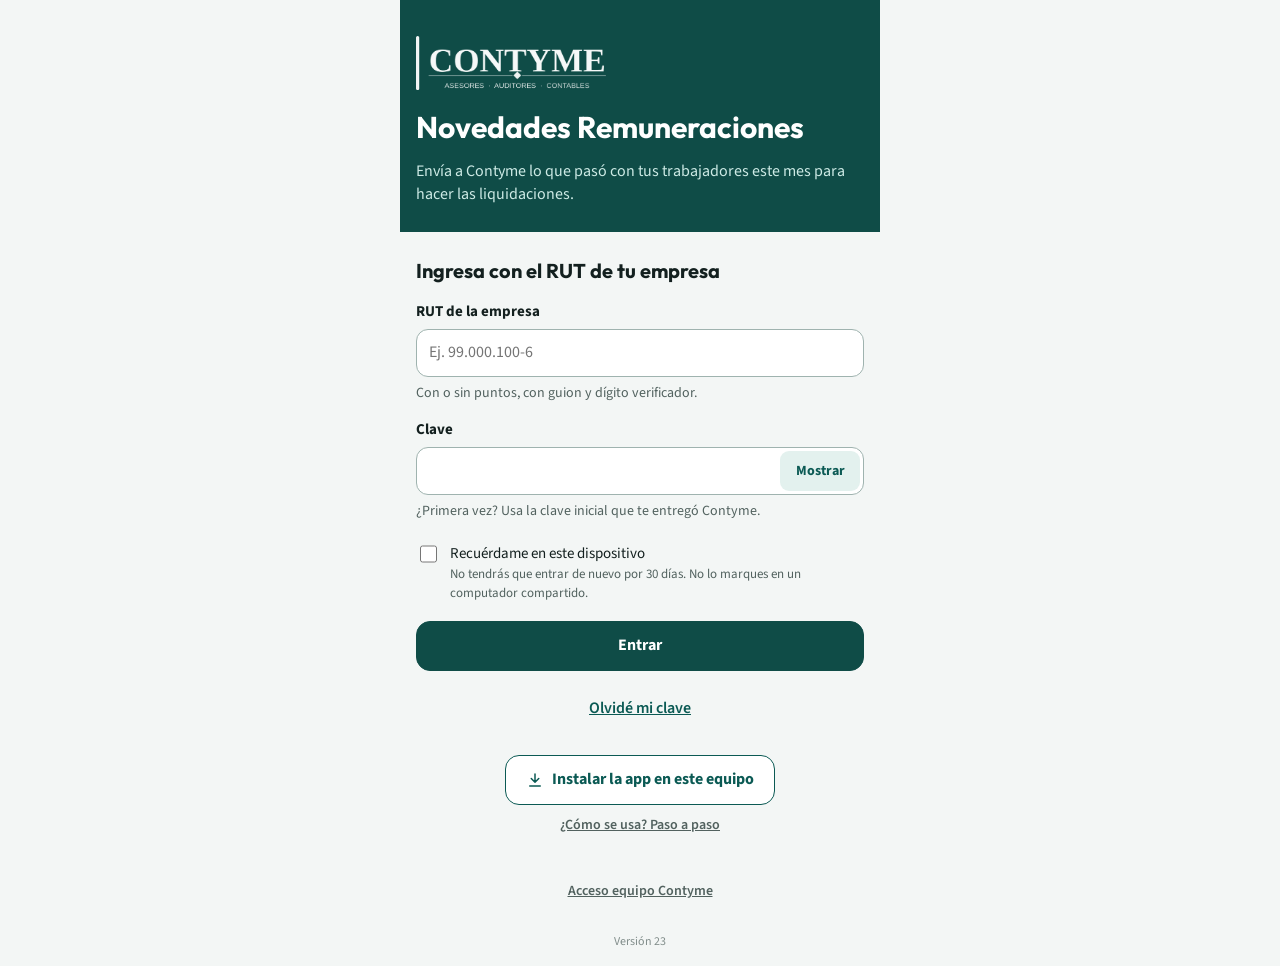
<file: index.html>
<!doctype html>
<html lang="es-CL">
<head>
<meta charset="utf-8">
<meta name="viewport" content="width=device-width, initial-scale=1, viewport-fit=cover">
<title>Novedades Remuneraciones</title>
<meta name="description" content="Las empresas envían a Contyme las novedades de sus trabajadores para las liquidaciones del mes.">
<meta name="theme-color" content="#0F4C47">
<meta name="robots" content="noindex, nofollow">
<link rel="manifest" href="manifest.webmanifest">
<link rel="icon" type="image/png" sizes="32x32" href="iconos/favicon-32.png">
<link rel="apple-touch-icon" href="iconos/apple-touch-icon.png">
<meta name="apple-mobile-web-app-capable" content="yes">
<meta name="mobile-web-app-capable" content="yes">
<meta name="apple-mobile-web-app-title" content="Novedades Remu">
<meta name="apple-mobile-web-app-status-bar-style" content="black-translucent">
<link rel="stylesheet" href="fuentes/fuentes.css">
<style>
/* Lo que el visor de artefactos ponía por fuera: márgenes seguros del teléfono y reinicio mínimo. */
:root { color-scheme: light; padding-top: env(safe-area-inset-top, 0px); padding-bottom: env(safe-area-inset-bottom, 0px); }
body { margin: 0; -webkit-tap-highlight-color: transparent; }
img { max-width: 100%; }
[hidden] { display: none !important; }
</style>
<style>
/* Novedades Remuneraciones (Contyme).
   Este archivo es público (GitHub): no contiene datos reales, claves reales, correos reales ni URLs internas. */
:root {
  --bg: #F3F6F5; --card: #FFFFFF; --fg: #13201F; --muted: #52625F; --line: #D9E2E0; --line-fuerte: #9FB3AF;
  --brand: #0F4C47; --brand-fg: #FFFFFF; --brand-soft: #E3F1EE; --brand-ink: #0B5A54; --head-sub: #CDEAE5;
  --ok-bg: #DCF2E9; --ok-fg: #0E5E3F; --warn-bg: #FEF3C7; --warn-fg: #7A4A06; --crit-bg: #FDE8DD; --crit-fg: #9A3412;
  --info-bg: #E8EEFB; --info-fg: #1E3A8A; --admin: #1F2A37; --admin-sub: #C7D2DE; --sombra: 0 10px 30px rgba(15, 30, 28, .18);
  --display: "Outfit", "Segoe UI", system-ui, sans-serif;
  --body: "Source Sans 3", "Segoe UI", system-ui, sans-serif;
  color-scheme: light;
}
@media (prefers-color-scheme: dark) { :root:not([data-theme="light"]) {
  --bg: #0E1615; --card: #16211F; --fg: #E6EFED; --muted: #9DB0AC; --line: #2A3A37; --line-fuerte: #4A605B;
  --brand: #0F4C47; --brand-fg: #FFFFFF; --brand-soft: #173A36; --brand-ink: #8FD6CB; --head-sub: #B7E0D9;
  --ok-bg: #133B2C; --ok-fg: #9BE3C3; --warn-bg: #3D2E0A; --warn-fg: #F8D57E; --crit-bg: #42200F; --crit-fg: #F9B38F;
  --info-bg: #1B2748; --info-fg: #B5C8F7; --admin: #1F2A37; --admin-sub: #C7D2DE; --sombra: 0 10px 30px rgba(0,0,0,.5); color-scheme: dark } }
:root[data-theme="dark"] {
  --bg: #0E1615; --card: #16211F; --fg: #E6EFED; --muted: #9DB0AC; --line: #2A3A37; --line-fuerte: #4A605B;
  --brand: #0F4C47; --brand-fg: #FFFFFF; --brand-soft: #173A36; --brand-ink: #8FD6CB; --head-sub: #B7E0D9;
  --ok-bg: #133B2C; --ok-fg: #9BE3C3; --warn-bg: #3D2E0A; --warn-fg: #F8D57E; --crit-bg: #42200F; --crit-fg: #F9B38F;
  --info-bg: #1B2748; --info-fg: #B5C8F7; --admin: #1F2A37; --admin-sub: #C7D2DE; --sombra: 0 10px 30px rgba(0,0,0,.5); color-scheme: dark }

html, body { min-height: 100%; }
body { margin: 0; background: var(--bg); color: var(--fg); font-family: var(--body); font-size: 16px; line-height: 1.45; -webkit-text-size-adjust: 100%; }
body::before { content: ""; position: fixed; inset: 0 0 auto; height: env(safe-area-inset-top, 0px); z-index: 30; background: var(--brand); }
body.es-admin::before { background: var(--admin); }
* { box-sizing: border-box; }
button, input, select, textarea { font: inherit; color: inherit; }
:focus-visible { outline: 3px solid #F59E0B; outline-offset: 2px; }
[tabindex="-1"]:focus { outline: none; }
[hidden] { display: none !important; }
input::-ms-reveal, input::-ms-clear { display: none; }
svg { flex-shrink: 0; }
h1, h2, h3 { font-family: var(--display); text-wrap: balance; margin: 0; }
p { margin: 0; }
.gutter { padding-left: max(16px, env(safe-area-inset-left, 0px)); padding-right: max(16px, env(safe-area-inset-right, 0px)); }
.sr { position: absolute !important; width: 1px; height: 1px; overflow: hidden; clip-path: inset(50%); white-space: nowrap; }
.saltar { position: absolute; left: 12px; top: -60px; z-index: 50; background: var(--card); color: var(--fg); padding: 10px 14px; border-radius: 10px; font-weight: 700; }
.saltar:focus { top: 12px; }

/* Barra de demo: siempre visible para que nadie confunda la demo con un sistema seguro */
.demo-barra { background: var(--warn-bg); color: var(--warn-fg); font-size: 13px; font-weight: 600; display: flex; flex-wrap: wrap; align-items: center; justify-content: center; gap: 4px 10px; padding-block: 6px; text-align: center; }
.demo-barra button { background: transparent; border: 0; color: inherit; text-decoration: underline; font-weight: 700; min-height: 32px; cursor: pointer; padding: 0 4px; }

/* Ingreso */
.login { min-height: 100%; display: flex; flex-direction: column; max-width: 480px; margin: 0 auto; }
.login-top { background: var(--brand); color: var(--brand-fg); padding-block: 36px 26px; display: flex; flex-direction: column; gap: 10px; }
.login-top h1 { font-size: 30px; font-weight: 700; }
.login-top p { color: var(--head-sub); }
.login-cuerpo { padding-block: 24px; display: flex; flex-direction: column; gap: 16px; }
.login-cuerpo h2 { font-size: 20px; }
.demo { background: var(--card); border: 1px dashed var(--line-fuerte); border-radius: 14px; padding: 14px; display: flex; flex-direction: column; gap: 10px; }
.demo-chips { display: flex; flex-wrap: wrap; gap: 8px; }
.chip { min-height: 40px; padding: 0 12px; border-radius: 999px; border: 1px solid var(--line-fuerte); background: var(--bg); font-size: 14px; font-weight: 600; cursor: pointer; }
.chip[aria-pressed="true"] { background: var(--brand); border-color: var(--brand); color: var(--brand-fg); }
.pie-login { text-align: center; padding-bottom: 16px; }

/* App del cliente */
.app { max-width: 480px; margin: 0 auto; min-height: 100%; display: flex; flex-direction: column; }
.top { background: var(--brand); color: var(--brand-fg); padding-block: 14px 18px; display: flex; flex-direction: column; gap: 10px; }
.top-row { display: flex; justify-content: space-between; align-items: center; gap: 12px; }
.eyebrow { font-size: 12px; letter-spacing: .08em; text-transform: uppercase; color: var(--head-sub); }
.empresa { font-weight: 600; font-size: 15px; overflow-wrap: anywhere; }
.salir { min-height: 44px; padding: 0 14px; border-radius: 999px; border: 1px solid rgba(255,255,255,.45); background: transparent; color: inherit; font-weight: 600; font-size: 14px; cursor: pointer; flex-shrink: 0; }
.top h1 { font-size: 26px; font-weight: 700; }
.top p { color: var(--head-sub); font-size: 15px; }
.estado { background: rgba(255,255,255,.12); border-radius: 12px; padding: 10px 12px; display: flex; justify-content: space-between; align-items: center; gap: 10px; font-size: 15px; }
.plazo-urgente { background: #FFE7B3; color: #4A3200 !important; border-radius: 8px; padding: 6px 10px; font-weight: 700; }
.hist { margin-top: 24px; }
.resp { margin-top: 4px; padding: 12px 14px; border: 1px solid var(--line); border-radius: 12px; background: var(--card); }
.hist-lista { list-style: none; padding: 0; margin: 10px 0 0; border-left: 2px solid var(--line); margin-left: 7px; }
.hist-item { position: relative; display: flex; gap: 12px; padding: 0 0 16px 16px; }
.hist-punto { position: absolute; left: -8px; top: 5px; width: 14px; height: 14px; border-radius: 50%; background: var(--card); border: 3px solid var(--line-fuerte); }
.hist-item.de-contyme .hist-punto { border-color: var(--brand-ink); background: var(--brand-soft); }
.hist-fecha { display: block; font-size: 13px; }
.hist-texto { margin-top: 6px; padding: 8px 12px; background: var(--brand-soft); border-radius: 10px; white-space: pre-wrap; overflow-wrap: anywhere; }
.hist-item.de-cliente .hist-texto { background: var(--bg); border: 1px solid var(--line); }
.burbujas { list-style: none; padding: 0; margin: 10px 0 14px; display: flex; flex-direction: column; gap: 10px; }
.burbuja { max-width: 88%; padding: 10px 14px; border-radius: 14px; white-space: pre-wrap; overflow-wrap: anywhere; line-height: 1.45; }
.burbuja.suya { align-self: flex-start; background: var(--card); border: 1px solid var(--line); border-bottom-left-radius: 4px; }
.burbuja.mia { align-self: flex-end; background: var(--brand-soft); border-bottom-right-radius: 4px; }
.b-quien { display: block; font-size: 12px; color: var(--muted); margin-bottom: 2px; }
.plazo { font-size: 14px; color: var(--head-sub); display: flex; gap: 6px; align-items: center; }
main.cli { flex: 1; padding-block: 18px 28px; display: flex; flex-direction: column; gap: 14px; }
.fila-titulo { display: flex; justify-content: space-between; align-items: baseline; gap: 8px 12px; flex-wrap: wrap; }
.fila-titulo h2 { font-size: 19px; font-weight: 600; }
.sub { color: var(--muted); font-size: 14px; }
.centro { text-align: center; }

.pill { display: inline-block; font-size: 12px; font-weight: 700; padding: 4px 10px; border-radius: 999px; white-space: nowrap; }
.p-ok { background: var(--ok-bg); color: var(--ok-fg); } .p-warn { background: var(--warn-bg); color: var(--warn-fg); }
.p-crit { background: var(--crit-bg); color: var(--crit-fg); } .p-info { background: var(--info-bg); color: var(--info-fg); }
.p-neutro { background: var(--bg); color: var(--muted); border: 1px solid var(--line); }

.lista { list-style: none; margin: 0; padding: 0; display: flex; flex-direction: column; gap: 10px; }
.nov { background: var(--card); border: 1px solid var(--line); border-radius: 14px; padding: 14px; display: flex; gap: 12px; align-items: flex-start; }
.avatar { width: 40px; height: 40px; flex-shrink: 0; border-radius: 20px; display: grid; place-items: center; font-weight: 700; background: var(--brand-soft); color: var(--brand-ink); }
.nov-txt { flex: 1; min-width: 0; display: flex; flex-direction: column; gap: 3px; }
.nov-txt > span { color: var(--muted); font-size: 15px; overflow-wrap: anywhere; }
.nov-tipo { font-weight: 700; color: var(--brand-ink) !important; }
.trab-lista li { list-style: none; }
.trab-btn { width: 100%; display: flex; align-items: center; gap: 12px; padding: 12px 14px; border: 1px solid var(--line); border-radius: 12px; background: var(--card); color: var(--fg); font: inherit; text-align: left; cursor: pointer; }
.trab-btn:hover { border-color: var(--brand-ink); }
.trab-nom { flex: 1; font-weight: 600; min-width: 0; overflow-wrap: anywhere; }
.trab-mas { flex: none; width: 32px; height: 32px; border-radius: 50%; background: var(--brand-soft); color: var(--brand-ink); display: grid; place-items: center; font-size: 22px; font-weight: 700; }
.marcas { display: flex; flex-wrap: wrap; gap: 6px; margin-top: 2px; }
.adj { display: flex; align-items: center; gap: 8px; font-size: 13px; color: var(--brand-ink); font-weight: 600; overflow-wrap: anywhere; }
.adj img { width: 44px; height: 44px; object-fit: cover; border-radius: 8px; border: 1px solid var(--line); }
.nov-acc { display: flex; flex-direction: column; margin: -8px -8px 0 0; }
.icon-btn { width: 44px; height: 44px; border: 0; background: transparent; color: var(--muted); display: grid; place-items: center; border-radius: 22px; cursor: pointer; flex-shrink: 0; }
.icon-btn:hover { background: var(--brand-soft); color: var(--brand-ink); }

.vacio { background: var(--card); border: 1px dashed var(--line-fuerte); border-radius: 14px; padding: 20px 16px; text-align: center; display: flex; flex-direction: column; gap: 4px; }
.btn { min-height: 50px; border-radius: 14px; font-weight: 700; font-size: 16px; display: flex; align-items: center; justify-content: center; gap: 8px; cursor: pointer; width: 100%; padding: 0 16px; text-align: center; }
.btn-pri { background: var(--brand); color: var(--brand-fg); border: 1px solid var(--brand); }
.btn-sec { background: var(--card); color: var(--brand-ink); border: 1px solid var(--brand-ink); }
.btn-peligro { background: var(--crit-fg); color: var(--card); border: 1px solid var(--crit-fg); }
.btn-chico { min-height: 40px; width: auto; font-size: 14px; border-radius: 10px; padding: 0 12px; }
.btn-link { background: transparent; border: 0; color: var(--brand-ink); font-weight: 600; text-decoration: underline; min-height: 44px; cursor: pointer; padding: 0 6px; }
.btn-link.chico { font-size: 14px; color: var(--muted); }
.btn[disabled] { opacity: .55; cursor: not-allowed; }
.btn[aria-busy="true"] { opacity: .85; cursor: progress; }
.gira { width: 18px; height: 18px; border-radius: 50%; border: 2px solid currentColor; border-right-color: transparent; display: inline-block; flex-shrink: 0; }
@media (prefers-reduced-motion: no-preference) { .gira { animation: gira .8s linear infinite; } @keyframes gira { to { transform: rotate(360deg); } } }

.campo { display: flex; flex-direction: column; gap: 6px; }
.campo > label, legend { font-size: 15px; font-weight: 700; }
.campo input, .campo select, .campo textarea { min-height: 48px; border-radius: 12px; border: 1px solid var(--line-fuerte); background: var(--card); padding: 10px 12px; font-size: 16px; width: 100%; }
.campo input[aria-invalid="true"], .campo select[aria-invalid="true"], .campo textarea[aria-invalid="true"] { border: 2px solid var(--crit-fg); }
.err-campo { color: var(--crit-fg); font-size: 14px; font-weight: 700; display: flex; gap: 6px; align-items: flex-start; }
.err-campo::before { content: "!"; flex-shrink: 0; width: 18px; height: 18px; border-radius: 9px; background: var(--crit-fg); color: var(--card); font-size: 12px; display: grid; place-items: center; margin-top: 1px; }
.pass { position: relative; }
.pass input { padding-right: 92px; }
.pass .ver { position: absolute; right: 4px; top: 4px; bottom: 4px; min-width: 80px; border: 0; border-radius: 9px; background: var(--brand-soft); color: var(--brand-ink); font-weight: 700; font-size: 14px; cursor: pointer; }
.dos-col { display: grid; grid-template-columns: repeat(2, minmax(0, 1fr)); gap: 10px; }
fieldset { border: 0; margin: 0; padding: 0; min-width: 0; }
legend { padding: 0; margin-bottom: 8px; display: flex; gap: 8px; align-items: center; }
.num { width: 24px; height: 24px; border-radius: 12px; background: var(--brand); color: var(--brand-fg); font-size: 13px; display: inline-grid; place-items: center; flex-shrink: 0; }
.tipos { display: grid; grid-template-columns: repeat(3, minmax(0, 1fr)); gap: 8px; }
@media (max-width: 350px) { .tipos { grid-template-columns: repeat(2, minmax(0, 1fr)); } .dos-col { grid-template-columns: 1fr; } }
.tipos button { min-height: 52px; border-radius: 12px; border: 1px solid var(--line-fuerte); background: var(--card); font-weight: 600; font-size: 14px; cursor: pointer; padding: 4px; line-height: 1.2; }
.tipos button[aria-pressed="true"] { background: var(--brand); border-color: var(--brand); color: var(--brand-fg); }
.foto { position: relative; min-height: 64px; border-radius: 12px; border: 1px dashed var(--brand-ink); background: var(--card); display: flex; align-items: center; justify-content: center; gap: 10px; font-weight: 700; color: var(--brand-ink); cursor: pointer; padding: 8px 12px; text-align: center; }
.foto:focus-within { outline: 3px solid #F59E0B; outline-offset: 2px; }
.foto input { position: absolute; inset: 0; opacity: 0; cursor: pointer; width: 100%; }
.archivo-listo { display: flex; align-items: center; gap: 10px; background: var(--brand-soft); border-radius: 12px; padding: 8px 10px; color: var(--brand-ink); font-weight: 600; font-size: 14px; }
.archivo-listo img { width: 48px; height: 48px; object-fit: cover; border-radius: 8px; }
.archivo-listo span { flex: 1; min-width: 0; overflow-wrap: anywhere; }
.error { color: var(--crit-fg); background: var(--crit-bg); border-radius: 12px; padding: 10px 12px; font-size: 15px; font-weight: 600; }
.nota { border-radius: 12px; padding: 12px 14px; font-size: 15px; display: flex; flex-direction: column; gap: 4px; }
.nota-info { background: var(--info-bg); color: var(--info-fg); }
.nota-warn { background: var(--warn-bg); color: var(--warn-fg); }
.nota-crit { background: var(--crit-bg); color: var(--crit-fg); }
.contador { align-self: flex-end; font-size: 13px; color: var(--muted); }

.aviso-ok { background: var(--ok-bg); color: var(--ok-fg); border-radius: 14px; padding: 14px; display: flex; gap: 12px; align-items: flex-start; }
.pasos { list-style: none; margin: 0; padding: 0; }
.paso { display: flex; gap: 12px; }
.paso-marca { display: flex; flex-direction: column; align-items: center; }
.punto { width: 22px; height: 22px; border-radius: 11px; border: 2px solid var(--muted); background: var(--card); display: grid; place-items: center; color: var(--card); }
.paso.hecho .punto { background: var(--brand-ink); border-color: var(--brand-ink); }
.linea { width: 2px; flex: 1; min-height: 20px; background: var(--line); }
.paso.hecho .linea { background: var(--brand-ink); }
.paso-txt { padding-bottom: 14px; display: flex; flex-direction: column; }
.paso-txt span { color: var(--muted); font-size: 14px; }
.mes { background: var(--card); border: 1px solid var(--line); border-radius: 14px; min-height: 58px; padding: 6px 6px 6px 14px; display: flex; justify-content: space-between; align-items: center; gap: 10px; }

.tabs { position: sticky; bottom: 0; z-index: 5; background: var(--card); border-top: 1px solid var(--line); display: grid; grid-template-columns: repeat(3, minmax(0, 1fr)); padding: 6px max(8px, env(safe-area-inset-right, 0px)) calc(6px + env(safe-area-inset-bottom, 0px)) max(8px, env(safe-area-inset-left, 0px)); }
.tabs button { position: relative; border: 0; background: transparent; min-height: 54px; display: flex; flex-direction: column; align-items: center; justify-content: center; gap: 2px; font-size: 13px; font-weight: 600; color: var(--muted); cursor: pointer; border-radius: 10px; }
.tabs button[aria-current="page"] { color: var(--brand-ink); background: var(--brand-soft); }
.badge { min-width: 20px; height: 20px; padding: 0 6px; border-radius: 10px; background: var(--crit-fg); color: var(--card); font-size: 12px; font-weight: 700; display: inline-grid; place-items: center; }
.tabs .badge { position: absolute; top: 4px; left: calc(50% + 6px); }

/* Administrador */
.adm-top { background: var(--admin); color: #FFFFFF; padding-block: 12px; }
.adm-top-in { max-width: 1200px; margin: 0 auto; display: flex; flex-wrap: wrap; gap: 10px 12px; justify-content: space-between; align-items: center; }
.adm-marca { display: flex; flex-direction: column; min-width: 0; }
.adm-marca span:first-child { font-family: var(--display); font-weight: 700; font-size: 20px; }
.logo-top { display: block; height: 26px; width: auto; margin-bottom: 4px; align-self: flex-start; object-fit: contain; }
.logo-login { display: block; width: 190px; max-width: 70%; height: auto; margin-bottom: 6px; }
.adm-marca .logo-top { height: 24px; margin: 0 0 2px; }
.adm-marca span:last-child { font-size: 13px; color: var(--admin-sub); overflow-wrap: anywhere; }
.adm-nav { display: flex; gap: 4px; flex-wrap: wrap; order: 3; width: 100%; }
@media (min-width: 900px) { .adm-nav { order: 0; width: auto; } }
.adm-nav button { min-height: 44px; padding: 0 12px; border-radius: 10px; border: 0; background: transparent; color: var(--admin-sub); font-weight: 600; cursor: pointer; display: inline-flex; align-items: center; gap: 6px; }
.adm-nav button[aria-current="page"] { background: #FFFFFF; color: var(--admin); }
.adm-main { max-width: 1200px; width: 100%; margin: 0 auto; padding-block: 22px 40px; display: flex; flex-direction: column; gap: 18px; }
.resumen { display: grid; grid-template-columns: repeat(auto-fit, minmax(140px, 1fr)); gap: 10px; }
.dato { background: var(--card); border: 1px solid var(--line); border-radius: 14px; padding: 10px 14px; display: flex; flex-direction: column; gap: 2px; text-align: left; cursor: pointer; min-height: 72px; }
.dato b { font-family: var(--display); font-size: 26px; font-variant-numeric: tabular-nums; }
.dato[aria-pressed="true"] { border: 2px solid var(--brand-ink); background: var(--brand-soft); }
.barra-herr { display: flex; flex-wrap: wrap; gap: 10px; align-items: flex-end; }
.barra-herr .campo { flex: 1 1 240px; }
.dos { display: flex; flex-wrap: wrap; gap: 18px; align-items: flex-start; }
.dos > .ancho { flex: 999 1 520px; min-width: 0; }
.dos > .angosto { flex: 1 1 340px; min-width: 0; display: flex; flex-direction: column; gap: 18px; }
.caja { background: var(--card); border: 1px solid var(--line); border-radius: 14px; padding: 16px; display: flex; flex-direction: column; gap: 12px; }
.caja h3 { font-size: 17px; }
.tabla-caja { background: var(--card); border: 1px solid var(--line); border-radius: 14px; overflow-x: auto; }
table { width: 100%; border-collapse: collapse; font-size: 15px; }
caption { text-align: left; padding: 12px 12px 0; }
th { text-align: left; font-size: 12px; text-transform: uppercase; letter-spacing: .05em; color: var(--muted); padding: 10px 12px; border-bottom: 1px solid var(--line); white-space: nowrap; }
td { padding: 10px 12px; border-bottom: 1px solid var(--line); vertical-align: middle; }
tr:last-child td { border-bottom: 0; }
tr.sel td { background: var(--brand-soft); }
.fila-btn { border: 0; background: transparent; padding: 0; text-align: left; font-weight: 700; cursor: pointer; color: var(--fg); min-height: 36px; text-decoration: underline; text-decoration-color: var(--line-fuerte); text-underline-offset: 3px; }
.acciones { display: flex; flex-wrap: wrap; gap: 8px; }
.acciones .btn { flex: 1 1 160px; width: auto; font-size: 15px; }
.mono { font-variant-numeric: tabular-nums; }
.resultado { border-radius: 12px; padding: 12px; font-size: 14px; background: var(--brand-soft); color: var(--fg); display: flex; flex-direction: column; gap: 8px; }
.resultado ul { margin: 0; padding-left: 18px; }
.resultado .malos { color: var(--crit-fg); }
.seg { display: grid; grid-template-columns: repeat(auto-fit, minmax(150px, 1fr)); gap: 8px; }
.seg button { min-height: 48px; border-radius: 12px; border: 1px solid var(--line-fuerte); background: var(--card); font-weight: 700; cursor: pointer; padding: 6px 10px; }
.seg button[aria-pressed="true"] { background: var(--brand); color: var(--brand-fg); border-color: var(--brand); }
.compara { display: grid; grid-template-columns: repeat(auto-fit, minmax(260px, 1fr)); gap: 12px; }
.compara ul { margin: 6px 0 0; padding-left: 18px; font-size: 15px; display: flex; flex-direction: column; gap: 4px; }
.actividad li { display: flex; gap: 10px; align-items: flex-start; padding: 10px 0; border-bottom: 1px solid var(--line); }
.actividad li:last-child { border-bottom: 0; }
.actividad time { font-size: 13px; color: var(--muted); white-space: nowrap; min-width: 92px; font-variant-numeric: tabular-nums; }
.link-demo { font-family: ui-monospace, Consolas, monospace; font-size: 13px; overflow-wrap: anywhere; background: var(--bg); border-radius: 8px; padding: 6px 8px; }
@media (max-width: 720px) {
  .tabla-resp thead { position: absolute; width: 1px; height: 1px; overflow: hidden; clip-path: inset(50%); }
  .tabla-resp, .tabla-resp tbody, .tabla-resp tr, .tabla-resp td { display: block; width: 100%; }
  .tabla-resp tr { border-bottom: 1px solid var(--line); padding: 8px 0; }
  .tabla-resp tr:last-child { border-bottom: 0; }
  .tabla-resp td { border: 0; padding: 4px 14px; }
  .tabla-resp td[data-l]::before { content: attr(data-l); display: block; font-size: 12px; color: var(--muted); text-transform: uppercase; letter-spacing: .05em; }
}

/* Diálogo y aviso flotante */
dialog { border: 0; border-radius: 16px; padding: 0; background: var(--card); color: var(--fg); width: min(460px, calc(100% - 32px)); box-shadow: var(--sombra); }
dialog::backdrop { background: rgba(10, 20, 19, .55); }
.dlg-in { padding: 20px; display: flex; flex-direction: column; gap: 14px; max-height: 80vh; overflow-y: auto; }
.dlg-in h2 { font-size: 20px; }
.dlg-in ul { margin: 0; padding-left: 18px; display: flex; flex-direction: column; gap: 4px; }
.dlg-pie { display: flex; gap: 10px; flex-wrap: wrap-reverse; }
.dlg-pie .btn { flex: 1 1 150px; width: auto; }
.toast { position: fixed; left: 50%; bottom: calc(86px + env(safe-area-inset-bottom, 0px)); transform: translateX(-50%); background: var(--fg); color: var(--bg); padding: 8px 8px 8px 16px; border-radius: 12px; font-weight: 600; font-size: 15px; z-index: 40; max-width: calc(100% - 32px); display: flex; align-items: center; gap: 10px; min-height: 44px; }
.toast:empty { display: none; }
.toast button { background: transparent; border: 1px solid currentColor; color: inherit; border-radius: 8px; min-height: 36px; padding: 0 10px; font-weight: 700; cursor: pointer; }
@media (prefers-reduced-motion: no-preference) { .entra { animation: entra .18s ease-out; } @keyframes entra { from { opacity: .4; transform: translateY(4px); } to { opacity: 1; transform: none; } } }
</style>
</head>
<body>
<a class="saltar" href="#principal">Saltar al contenido</a>
<div id="demo-barra"></div>
<div id="raiz"></div>
<div class="toast" id="toast" role="status" aria-live="polite"></div>
<dialog id="dlg" aria-labelledby="dlg-t"></dialog>

<script>
(() => {
'use strict';
const VERSION_APP = 23; // subir junto con VERSION de sw.js en cada mejora
/* =============================================================================
   NOVEDADES CONTYME · DEMO
   Todo este archivo es PÚBLICO (va a GitHub). Por eso:
   - Solo datos ficticios: RUT 99.xxx.xxx, personas inventadas, correos *.demo.
   - Ninguna clave real, ningún correo real, ninguna URL interna, ningún secreto.
   - La "seguridad" de esta demo es SIMULADA: corre en el navegador y cualquiera
     con el código o las herramientas del navegador puede saltársela. La real va
     en el servidor de Remutyme (ver la capa `srv` más abajo: cada función es un
     endpoint futuro).
   ============================================================================= */
const CONFIG = {
  /* Dirección del servidor (Google Apps Script publicado como app web, ver servidor/INSTALAR.md).
     Vacío = todo queda en este dispositivo (modo local, sirve para probar sin servidor). */
  servidor: 'https://script.google.com/macros/s/AKfycbwML8ppDva9IyD9T2FyQf1onmG7jORiq0AOs0WX7ZQkgOgBJFTZBcQGsFeER17PKQw9/exec',
  demo: false,               // true: muestra ayudas de prueba (chips, claves de demo, reinicio)
  periodo: (() => { // mes en curso; el servidor confirma el plazo (propiedad PLAZO_DIA, 25 si no está)
    const d = new Date(), M = ['enero', 'febrero', 'marzo', 'abril', 'mayo', 'junio', 'julio', 'agosto', 'septiembre', 'octubre', 'noviembre', 'diciembre'];
    const id = d.getFullYear() + '-' + String(d.getMonth() + 1).padStart(2, '0'), mes = M[d.getMonth()];
    return { id, nombre: mes.charAt(0).toUpperCase() + mes.slice(1) + ' ' + d.getFullYear(), mes, plazo: id + '-25' };
  })(),
  // PENDIENTE DE DECISIÓN (Contyme): 'clave-inicial' (clave genérica) o 'link' (link de un solo uso).
  // En la demo se puede cambiar en Administración → Ajustes para probar las dos.
  activacion: 'clave-inicial',
  maxIntentos: 5,
  minutosInactividad: 15,
  horasLink: 72,
  maxArchivoMB: 8,
  claveMin: 8
};
/* Solo para la demo. En producción nada de esto existe en el código del navegador. */
const DEMO = {
  claveInicial: 'Contyme2026',        // clave inicial genérica (es pública: está en este código)
  admin: 'administrador',
  semillas: {}                        // sin empresas de prueba
};
/* Correos con acceso de administrador. Se guarda solo su huella SHA-256 (con el prefijo «novedades-admin|»), así los
   correos no quedan escritos en este código público. Para agregar uno: sha256('novedades-admin|' + correo en minúsculas). */
const ADMINS = [
  '9f3f2ae42c37ebd1368fed2355d5bf0a58dfcae40e0b3b39fec3941c153721f1',
  '7f61ae9a61d95c089a7e7e57053110921bda30c4d9f29eafb98fbd25f4f4ff76'
];
async function esAdmin(correo) {
  const b = await crypto.subtle.digest('SHA-256', new TextEncoder().encode('novedades-admin|' + String(correo).trim().toLowerCase()));
  return ADMINS.includes(aHex(new Uint8Array(b)));
}
const REMOTO = !!CONFIG.servidor;
const SIM = REMOTO ? '' : ' (simulado)';
/* Llama al servidor. Content-Type text/plain para que el navegador no haga la consulta previa (CORS) que Apps Script no responde. */
/* La clave se transforma en el navegador (PBKDF2, 150.000 vueltas) antes de mandarla: el servidor queda liviano. */
async function preClave(rutTxt, clave) {
  try {
    const enc = new TextEncoder(), k = await crypto.subtle.importKey('raw', enc.encode(String(clave)), 'PBKDF2', false, ['deriveBits']);
    const b = await crypto.subtle.deriveBits({ name: 'PBKDF2', hash: 'SHA-256', salt: enc.encode('novedades-contyme|' + normRut(rutTxt)), iterations: 150000 }, k, 256);
    return Array.from(new Uint8Array(b)).map(x => x.toString(16).padStart(2, '0')).join('');
  } catch (e) { return ''; }
}
/* La clave se calcula mientras la persona escribe (ver adelantarClave): al tocar «Entrar» ya está lista. Solo en memoria. */
let preMemo = { k: '', p: null };
function preClaveLista(rutTxt, clave) {
  const k = normRut(rutTxt) + '|' + clave;
  if (preMemo.k !== k) preMemo = { k, p: preClave(rutTxt, clave) };
  return preMemo.p;
}
let tPre = null;
function adelantarClave() {
  clearTimeout(tPre);
  tPre = setTimeout(() => {
    if (!REMOTO || sesion) return;
    if (ui.paso === 'crear' && ui.crearPara) { const n = String(val('nueva')); if (n.length >= CONFIG.claveMin) preClaveLista(ui.crearPara.rut, n); return; }
    const r = normRut(val('rut')), c = String(val('clave'));
    if (r && dvValido(r) && c.length >= 4) preClaveLista(val('rut'), c);
  }, 350);
}
/* ms: cuánto esperar antes de rendirse (sin esto, una señal mala dejaba la app «pensando» para siempre). */
async function api(accion, datos, ms) {
  const ctl = window.AbortController ? new AbortController() : null, reloj = ctl ? setTimeout(() => ctl.abort(), ms || 60000) : null;
  try {
    const r = await fetch(CONFIG.servidor, { method: 'POST', headers: { 'Content-Type': 'text/plain;charset=utf-8' }, body: JSON.stringify(Object.assign({ accion, token: sesion && sesion.token, periodo: CONFIG.periodo.id }, datos || {})), signal: ctl ? ctl.signal : undefined });
    const j = await r.json();
    if (j && j.salir && sesion) { cerrarSesion(j.error || 'Tu sesión venció. Vuelve a entrar.'); }
    return j || { error: 'Respuesta vacía del servidor.' };
  } catch (e) { return { error: e && e.name === 'AbortError' ? 'Contyme está tardando demasiado en responder. Revisa tu internet e intenta de nuevo.' : 'No hay conexión con Contyme. Revisa tu internet e intenta de nuevo.' }; }
  finally { if (reloj) clearTimeout(reloj); }
}
const archivosMem = new Map(); // id de novedad → archivo (para subirlo al enviar)
const chicas = new WeakMap();  // archivo → foto ya achicada (se achica al adjuntarla, no al enviar)
/* Las fotos se achican en el teléfono (máx. 1800 px, JPEG) antes de subirlas: de varios MB a unos 300 KB. */
async function achicarFoto(f) {
  if (!/^image\/(jpeg|png|webp|heic|heif)$/i.test(f.type || '') || f.size < 400 * 1024) return null;
  try {
    const img = await createImageBitmap(f), lado = 1800, k = Math.min(1, lado / Math.max(img.width, img.height));
    const cv = document.createElement('canvas'); cv.width = Math.round(img.width * k); cv.height = Math.round(img.height * k);
    const cx = cv.getContext('2d'); cx.fillStyle = '#fff'; cx.fillRect(0, 0, cv.width, cv.height); cx.drawImage(img, 0, 0, cv.width, cv.height);
    const b = await new Promise(ok => cv.toBlob(ok, 'image/jpeg', 0.82));
    return b && b.size < f.size ? b : null;
  } catch (e) { return null; }
}
function aBase64(f) { return new Promise((ok, mal) => { const r = new FileReader(); r.onload = () => ok(String(r.result).split(',')[1] || ''); r.onerror = mal; r.readAsDataURL(f); }); }
/* Copia en este dispositivo lo que el servidor dice de la empresa (y conserva el borrador si no ha enviado). */
function cargarCliente(d) {
  if (!d) return;
  const previo = s.remutyme[d.rut];
  s.remutyme[d.rut] = { nombre: d.nombre, cartera: '', correoRrhh: '', trabajadores: Array.from(new Set((d.trabajadores || []).concat(previo ? previo.trabajadores : []))) };
  s.cuentas[d.rut] = Object.assign(cuentaNueva(), { hash: 'servidor', correo: d.contacto || '' });
  s.historial = s.historial || {}; s.historial[d.rut] = d.historial || []; if (d.plazo) CONFIG.periodo.plazo = d.plazo;
  const local = s.meses[d.rut] || { novedades: [], sinNovedades: false, enviado: null, revisado: false, ingresado: false, nota: null };
  const m = d.mes || {};
  /* enDrive: el respaldo ya está en la carpeta de Contyme; si piden corregir, no hay que volver a subirlo. */
  const enDrive = n => n.adjunto && !/\(no llegó el archivo\)$/.test(n.adjunto.nombre || '') ? { adjunto: Object.assign({}, n.adjunto, { enDrive: true }) } : {};
  if (m.enviado && local.agregando && !local.enviado) { local.agregando = { enviado: m.enviado, revisado: m.revisado, ingresado: m.ingresado, sinNovedades: !!m.sinNovedades }; guardar(); return; }
  if (m.enviado) s.meses[d.rut] = { novedades: (m.novedades || []).map((n, i) => Object.assign({ id: 'e' + i }, n, enDrive(n))), sinNovedades: !!m.sinNovedades, enviado: m.enviado, revisado: m.revisado, ingresado: m.ingresado, listas: !!m.listas, nota: null };
  /* Reabierto: si en este dispositivo no hay un borrador propio, se trae lo enviado para corregirlo. */
  else if (m.reabierto && m.novedades && (local.enviado || (!local.novedades.length && !local.sinNovedades)))
    s.meses[d.rut] = { novedades: m.novedades.map((n, i) => Object.assign({ id: 'e' + i }, n, enDrive(n))), sinNovedades: !!m.sinNovedades, enviado: null, revisado: false, ingresado: false, nota: m.nota || null };
  else s.meses[d.rut] = Object.assign(local, { enviado: null, revisado: false, ingresado: false, nota: m.nota || local.nota || null });
  guardar();
}
async function cargarAdmin(listo) {
  const r = listo || await api('adm-datos');
  if (r.error) { if (sesion) toast(r.error); return false; }
  s.remutyme = {}; s.cuentas = {}; s.meses = {};
  r.empresas.forEach(e => {
    s.remutyme[e.rut] = { nombre: e.nombre, cartera: e.correoEncargada || 'Sin encargada', correoRrhh: e.correoEncargada, trabajadores: e.trabajadores };
    s.cuentas[e.rut] = Object.assign(cuentaNueva(), { habilitada: e.habilitada, hash: e.registrada ? 'servidor' : null, correo: e.contacto, intentos: e.intentos, pideReset: e.pideReset });
    const m = r.meses[e.rut];
    s.meses[e.rut] = m && m.enviado ? { novedades: m.novedades.map((n, i) => Object.assign({ id: e.rut + '-' + i }, n)), sinNovedades: m.sinNovedades, enviado: m.enviado, revisado: m.revisado, ingresado: m.ingresado, listas: !!m.listas, nota: null, carpeta: m.carpeta }
      : { novedades: [], sinNovedades: false, enviado: null, revisado: false, ingresado: false, nota: m ? m.nota : null };
  });
  s.actividad = r.actividad || []; s.historial = r.historial || {}; if (r.plazo) CONFIG.periodo.plazo = r.plazo;
  guardar(); return true;
}
/* Acción de administrador en el servidor; después vuelve a leer todo para quedar igual que el servidor. */
function remoto(accion, datos) {
  if (!REMOTO) return;
  api(accion, Object.assign({ conDatos: true }, datos), accion === 'adm-habilitar' ? 330000 : 0).then(r => { if (r.error) toast(r.error); return cargarAdmin(r.datosAdm); }).then(() => { if (sesion) pintar(); });
}
const LS = 'novedades-contyme-v5';
const SS = 'novedades-contyme-sesion-v5';
const LS_TEMA = 'novedades-contyme-tema';
const LS_RUT = 'novedades-contyme-rut'; // solo el RUT de la empresa (nunca la clave), para no escribirlo cada vez

const TIPOS = {
  'Horas extra': { campos: [{ id: 'horas', l: 'Cantidad de horas', t: 'num', ej: 'Ej. 6', min: 0.5, max: 120, ayuda: 'Puedes usar medias horas, por ejemplo 2,5.' }] },
  'Bono': { campos: [{ id: 'monto', l: 'Monto en pesos', t: 'monto', ej: 'Ej. 50.000' }, { id: 'motivo', l: 'Motivo del bono', t: 'txt', ej: 'Ej. producción de octubre' }] },
  'Licencia médica': { campos: [{ id: 'desde', l: 'Desde', t: 'fecha' }, { id: 'hasta', l: 'Hasta', t: 'fecha' }], adj: 'Saca una foto a la licencia o sube el PDF', importante: true },
  'Vacaciones': { campos: [{ id: 'desde', l: 'Desde', t: 'fecha' }, { id: 'hasta', l: 'Hasta', t: 'fecha' }], adj: 'Comprobante firmado (si lo tienes)' },
  'Ausencia': { campos: [{ id: 'dias', l: 'Cantidad de días', t: 'num', ej: 'Ej. 1', min: 0.5, max: 31 }, { id: 'motivo', l: 'Motivo', t: 'opc', ops: ['Permiso sin goce de sueldo', 'Permiso con goce de sueldo', 'Falta sin aviso', 'Otro'] }] },
  'Anticipo': { campos: [{ id: 'monto', l: 'Monto en pesos', t: 'monto', ej: 'Ej. 100.000' }] },
  'Ingreso': { sinTrabajador: true, campos: [{ id: 'nombre', l: 'Nombre completo', t: 'txt', ej: 'Ej. Ana Soto Rivas' }, { id: 'rut', l: 'RUT del trabajador', t: 'rut', ej: 'Con guion y dígito verificador' }, { id: 'fecha', l: 'Fecha de ingreso', t: 'fecha' }, { id: 'cargo', l: 'Cargo', t: 'txt', ej: 'Ej. vendedora' }], adj: 'Foto del carnet por ambos lados', importante: true },
  'Término': { campos: [{ id: 'fecha', l: 'Último día de trabajo', t: 'fecha' }, { id: 'causal', l: 'Motivo', t: 'opc', ops: ['Renuncia', 'Mutuo acuerdo', 'Vencimiento del plazo', 'Necesidades de la empresa', 'Otro'] }], adj: 'Carta de renuncia o aviso de término' },
  'Otro': { campos: [{ id: 'detalle', l: 'Cuéntanos qué pasó', t: 'txt', ej: 'Ej. cambio de jornada desde el lunes 17' }] }
};

/* ---------- Datos de partida (100 % ficticios) ---------- */
function semilla() {
  const mesVacio = () => ({ novedades: [], sinNovedades: false, enviado: null, revisado: false, ingresado: false, nota: null });
  return {
    v: 4,
    ajustes: { activacion: CONFIG.activacion },
    /* Empresas (las crea Contyme en «Habilitar empresas»), cuentas de la app y novedades: todo parte en cero. */
    remutyme: {},
    cuentas: {},
    meses: {},
    actividad: [],
    recordados: {},
    siguienteId: 1
  };
}
function cuentaNueva() { return { habilitada: true, hash: null, sal: null, correo: '', intentos: 0, pideReset: false, link: null }; }

/* ---------- Utilidades ---------- */
const $ = id => document.getElementById(id);
const esc = t => String(t == null ? '' : t).replace(/[&<>"']/g, c => ({ '&': '&amp;', '<': '&lt;', '>': '&gt;', '"': '&quot;', "'": '&#39;' }[c]));
const copia = x => JSON.parse(JSON.stringify(x));
const ahora = () => new Date().toISOString();
function leerLS(k) { try { const v = localStorage.getItem(k); return v ? JSON.parse(v) : null; } catch (e) { return null; } }
function escribirLS(k, v) { try { localStorage.setItem(k, JSON.stringify(v)); return true; } catch (e) { return false; } }
function normRut(t) { const x = String(t || '').replace(/[^0-9kK]/g, '').toUpperCase().replace(/^0+/, ''); return x.length > 1 && /^\d+$/.test(x.slice(0, -1)) ? x.slice(0, -1) + '-' + x.slice(-1) : ''; }
function rutBonito(r) { const p = String(r).split('-'); return p.length === 2 ? Number(p[0]).toLocaleString('es-CL') + '-' + p[1] : String(r); }
function dvValido(r) {
  const p = String(r).split('-'); if (p.length !== 2 || !/^\d{6,9}$/.test(p[0])) return false;
  let suma = 0, m = 2; for (let i = p[0].length - 1; i >= 0; i--) { suma += Number(p[0][i]) * m; m = m === 7 ? 2 : m + 1; }
  const dv = 11 - (suma % 11); return (dv === 11 ? '0' : dv === 10 ? 'K' : String(dv)) === p[1];
}
const RE_CORREO = /^[^\s@]+@[^\s@]+\.[^\s@]{2,}$/;
function encLinea(r, k) {
  const c = (k.datos[r] && k.datos[r].correoRrhh) || (s.remutyme[r] && s.remutyme[r].correoRrhh) || '';
  if (!c) return '<div class="sub">Sin encargada: los avisos irán a los administradores.</div>';
  return '<div class="sub">Encargada: ' + esc(c) + (/@contyme\.cl$/.test(c) ? '' : ' · <b>no es @contyme.cl</b>: por seguridad los avisos irán a los administradores.') + '</div>';
}
function dLocal(iso) { const [y, m, d] = String(iso).slice(0, 10).split('-').map(Number); return new Date(y, m - 1, d); }
const fmtDia = d => d.toLocaleDateString('es-CL', { weekday: 'long', day: 'numeric', month: 'long' });
const fmtCorta = iso => dLocal(iso).toLocaleDateString('es-CL', { day: 'numeric', month: 'short' }).replace('.', '');
const fmtHora = iso => new Date(iso).toLocaleString('es-CL', { day: 'numeric', month: 'short', hour: '2-digit', minute: '2-digit' });
const fmtNum = n => Number(n).toLocaleString('es-CL', { maximumFractionDigits: 1 });
const clp = n => '$' + Number(n).toLocaleString('es-CL');
const diasEntre = (a, b) => Math.round((dLocal(b) - dLocal(a)) / 864e5) + 1;
const plural = (n, uno, varios) => n === 1 ? '1 ' + uno : n + ' ' + varios;
function aHex(a) { return Array.from(a, x => x.toString(16).padStart(2, '0')).join(''); }
function azarHex(n) { const a = new Uint8Array(n); crypto.getRandomValues(a); return aHex(a); }
async function huella(clave, salHex) {
  const enc = new TextEncoder();
  const base = await crypto.subtle.importKey('raw', enc.encode(clave), 'PBKDF2', false, ['deriveBits']);
  const sal = new Uint8Array(salHex.match(/../g).map(h => parseInt(h, 16)));
  const bits = await crypto.subtle.deriveBits({ name: 'PBKDF2', hash: 'SHA-256', salt: sal, iterations: 150000 }, base, 256);
  return aHex(new Uint8Array(bits));
}
const espera = ms => new Promise(r => setTimeout(r, ms));

function detalle(n) {
  const d = n.datos || {};
  switch (n.tipo) {
    case 'Horas extra': return fmtNum(d.horas) + (d.horas === 1 ? ' hora' : ' horas');
    case 'Bono': return clp(d.monto) + ' · ' + d.motivo;
    case 'Licencia médica': case 'Vacaciones': return fmtCorta(d.desde) + ' al ' + fmtCorta(d.hasta) + ' (' + plural(diasEntre(d.desde, d.hasta), 'día', 'días') + ')';
    case 'Ausencia': return fmtNum(d.dias) + (d.dias === 1 ? ' día' : ' días') + ' · ' + d.motivo;
    case 'Anticipo': return clp(d.monto);
    case 'Ingreso': return 'RUT ' + rutBonito(d.rut) + ' · desde el ' + fmtCorta(d.fecha) + ' · ' + d.cargo;
    case 'Término': return 'Último día ' + fmtCorta(d.fecha) + ' · ' + d.causal;
    default: return d.detalle || '';
  }
}

/* ---------- Estado ---------- */
let s = leerLS(LS);
if (!s || s.v !== 4) s = semilla();
const guardar = () => { if (!escribirLS(LS, s)) toast('No se pudo guardar en este navegador. La demo funciona, pero se perderá al recargar.'); };
function registrar(rut, tipo, txt) { s.actividad.push({ t: ahora(), rut: rut || null, tipo, txt }); if (s.actividad.length > 300) s.actividad = s.actividad.slice(-300); }
function modo() { return REMOTO ? 'clave-inicial' : s.ajustes.activacion; }

/* Convierte las claves ficticias de las empresas de prueba en huellas (una vez). */
async function prepararSemillas() {
  for (const rut of Object.keys(DEMO.semillas)) {
    const c = s.cuentas[rut];
    if (c && !c.hash && !c.semillaLista) { c.sal = azarHex(16); c.hash = await huella(DEMO.semillas[rut], c.sal); c.semillaLista = true; }
  }
  guardar();
}
let listo = Promise.resolve();

let sesion = null;
try { sesion = JSON.parse(sessionStorage.getItem(SS)) || JSON.parse(localStorage.getItem(SS)); } catch (e) { sesion = null; }
/* «Recuérdame»: la sesión queda en este dispositivo (localStorage) y no se cierra por inactividad; si no, solo en esta pestaña. */
function guardarSesion() {
  try {
    sessionStorage.removeItem(SS); localStorage.removeItem(SS);
    if (sesion) (sesion.recordar ? localStorage : sessionStorage).setItem(SS, JSON.stringify(sesion));
  } catch (e) {}
}
const LS_REC = 'novedades-contyme-recordar';
function recordarme() { return leerLS(LS_REC) === '1'; }
function chkRecordar() {
  return '<label style="display:flex;gap:10px;align-items:flex-start;margin:6px 0 2px;font-size:15px;cursor:pointer"><input type="checkbox" id="recordar" style="width:20px;height:20px;margin-top:1px"' + (recordarme() ? ' checked' : '') + '>' +
    '<span>Recuérdame en este dispositivo<span class="sub" style="display:block;font-size:13px">No tendrás que entrar de nuevo por 30 días. No lo marques en un computador compartido.</span></span></label>';
}
document.addEventListener('change', e => { if (e.target && e.target.id === 'recordar') escribirLS(LS_REC, e.target.checked ? '1' : '0'); });

/* Archivos: solo en memoria de esta pestaña. Nunca a localStorage (son datos personales). */
const previas = new Map();
const tickets = new Map();

/* =============================================================================
   srv — CONTRATO DEL SERVIDOR (simulado).
   En Remutyme cada función será un endpoint con sesión real; aquí corre en el
   navegador. La interfaz solo usa lo que estas funciones devuelven, así la vista
   del cliente nunca recibe datos de otra empresa.
   ============================================================================= */
const GENERICO = 'El RUT o la clave no son correctos. Si tu empresa todavía no usa la app, pídele a tu encargada de remuneraciones en Contyme que la habilite.';
const BLOQUEO = 'Por seguridad, el acceso quedó bloqueado tras ' + CONFIG.maxIntentos + ' intentos fallidos. Pídele a tu encargada en Contyme que restablezca la clave.';
function nuevoTicket(rut, link) { const t = azarHex(16); tickets.set(t, { rut, link: link || null, vence: Date.now() + 10 * 60e3 }); return t; }
function crearLink(rut) {
  const c = s.cuentas[rut], e = s.remutyme[rut];
  c.link = { token: azarHex(16), vence: new Date(Date.now() + CONFIG.horasLink * 3600e3).toISOString() };
  registrar(rut, 'correo', 'Correo a RRHH de ' + e.nombre + ' (' + e.correoRrhh + '): link de un solo uso para crear la clave; vence en ' + CONFIG.horasLink + ' h.');
  return c.link;
}
function instalada() { return (window.matchMedia && matchMedia('(display-mode: standalone)').matches) || navigator.standalone === true; }
function esIOS() { return /iPhone|iPad|iPod/i.test(navigator.userAgent) || (navigator.platform === 'MacIntel' && navigator.maxTouchPoints > 1); }
function esMovil() { return esIOS() || /Android|Mobi/i.test(navigator.userAgent); }
function soyCliente() { if (!sesion || sesion.rol !== 'cliente') throw new Error('Se requiere sesión de cliente'); return sesion.rut; }
function soyAdmin() { if (!sesion || sesion.rol !== 'admin') throw new Error('Se requiere sesión de administrador'); }

const srv = {
  /* --- Acceso de empresas (públicos) --- */
  async ingresar(rutTxt, clave) {
    await listo;
    if (REMOTO) {
      const r = await api('ingresar', { recordar: recordarme(), rut: rutTxt, clave, pre: await preClaveLista(rutTxt, clave) });
      if (r.ok) { cargarCliente(r.datos); return { ok: true, rut: r.rut, token: r.token }; }
      if (r.paso === 'crear') tickets.set(r.ticket, { rut: r.rut, remoto: true, vence: Date.now() + 10 * 60e3 });
      return r;
    }
    const rut = normRut(rutTxt);
    if (!rut || !dvValido(rut)) return { campo: 'rut', error: 'Revisa el RUT: falta un número o el dígito verificador no calza.' };
    if (!clave) return { campo: 'clave', error: 'Escribe la clave.' };
    if (!window.crypto || !crypto.subtle) return { error: 'Este navegador no permite entrar de forma segura. Prueba con Chrome, Edge, Safari o Firefox actualizados.' };
    const c = s.cuentas[rut];
    await espera(250); // en el servidor: misma demora exista o no la empresa
    if (!c || !s.remutyme[rut]) return { campo: 'clave', error: GENERICO };
    if (!c.habilitada) return { error: 'El acceso de esta empresa está bloqueado. Habla con tu encargada de remuneraciones en Contyme.' };
    if (c.intentos >= CONFIG.maxIntentos) return { error: BLOQUEO };
    const fallo = () => {
      c.intentos++;
      if (c.intentos >= CONFIG.maxIntentos) { registrar(rut, 'seguridad', s.remutyme[rut].nombre + ': acceso bloqueado por ' + CONFIG.maxIntentos + ' intentos fallidos.'); guardar(); return { error: BLOQUEO }; }
      guardar(); const quedan = CONFIG.maxIntentos - c.intentos;
      return { campo: 'clave', error: GENERICO + (quedan <= 2 ? ' Te quedan ' + plural(quedan, 'intento', 'intentos') + '.' : '') };
    };
    if (!c.hash) {
      if (modo() !== 'clave-inicial' || clave !== DEMO.claveInicial) return fallo();
      c.intentos = 0; guardar();
      return { paso: 'crear', ticket: nuevoTicket(rut), nombre: s.remutyme[rut].nombre, rut };
    }
    if (await huella(clave, c.sal) !== c.hash) return fallo();
    c.intentos = 0; guardar();
    return { ok: true, rut };
  },
  abrirLink(token) {
    const rut = Object.keys(s.cuentas).find(r => s.cuentas[r].link && s.cuentas[r].link.token === token);
    if (!rut) return { error: 'Este link ya se usó o no es válido. Pídele uno nuevo a tu encargada en Contyme.' };
    const c = s.cuentas[rut];
    if (new Date(c.link.vence) < new Date()) return { error: 'Este link venció. Pídele uno nuevo a tu encargada en Contyme.' };
    if (!c.habilitada) return { error: 'El acceso de esta empresa está bloqueado. Habla con tu encargada de remuneraciones en Contyme.' };
    return { ticket: nuevoTicket(rut, token), nombre: s.remutyme[rut].nombre, rut };
  },
  async crearClave(ticket, nueva, repite, correo) {
    const t = tickets.get(ticket);
    if (!t || t.vence < Date.now()) return { error: 'Pasó mucho rato. Vuelve a empezar el ingreso.', reiniciar: true };
    if (t.remoto) {
      if (nueva !== repite) return { campo: 'repite', error: 'Las dos claves no son iguales.' };
      const tk = tickets.get(ticket), r = await api('crear-clave', { recordar: recordarme(), ticket, nueva, correo, pre: tk ? await preClaveLista(tk.rut, nueva) : '' });
      if (r.ok) { tickets.delete(ticket); cargarCliente(r.datos); return { ok: true, rut: r.rut, token: r.token }; }
      return r;
    }
    const rut = t.rut, c = s.cuentas[rut], nom = s.remutyme[rut].nombre;
    const debil = [DEMO.claveInicial, 'contyme', '12345678', 'password', 'qwerty', rut.split('-')[0]].map(x => x.toLowerCase());
    if (nueva.length < CONFIG.claveMin) return { campo: 'nueva', error: 'La clave debe tener al menos ' + CONFIG.claveMin + ' caracteres.' };
    if (!/[0-9]/.test(nueva) || !/[a-zA-ZñÑ]/.test(nueva)) return { campo: 'nueva', error: 'Usa letras y números.' };
    if (debil.some(x => nueva.toLowerCase().includes(x))) return { campo: 'nueva', error: 'Es muy fácil de adivinar (no uses la clave inicial, el RUT ni "contyme"). Elige otra.' };
    if (nueva !== repite) return { campo: 'repite', error: 'Las dos claves no son iguales.' };
    correo = String(correo || '').trim().toLowerCase();
    if (!RE_CORREO.test(correo)) return { campo: 'contacto', error: 'Escribe un correo de contacto válido, por ejemplo nombre@tuempresa.cl.' };
    c.sal = azarHex(16); c.hash = await huella(nueva, c.sal); c.correo = correo; c.intentos = 0; c.pideReset = false; c.link = null;
    tickets.delete(ticket);
    registrar(rut, 'seguridad', nom + ' creó su clave' + (t.link ? ' con el link de un solo uso' : ' (venía de la clave inicial)') + '.');
    guardar();
    return { ok: true, rut };
  },
  pedirRestablecer(rutTxt) {
    const rut = normRut(rutTxt);
    if (!rut || !dvValido(rut)) return { campo: 'o-rut', error: 'Revisa el RUT: falta un número o el dígito verificador no calza.' };
    if (REMOTO) { api('pedir-restablecer', { rut }); return { ok: true }; }
    const c = s.cuentas[rut];
    if (c && s.remutyme[rut] && !c.pideReset) { c.pideReset = true; registrar(rut, 'correo', 'Aviso a la encargada de ' + s.remutyme[rut].cartera + ': ' + s.remutyme[rut].nombre + ' pidió restablecer su clave.'); guardar(); }
    /* Misma respuesta siempre: no revela si el RUT es cliente de Contyme. */
    return { ok: true };
  },

  /* --- Cliente (requiere sesión de cliente; solo su empresa) --- */
  cli: {
    datos() {
      const rut = soyCliente(), e = s.remutyme[rut];
      return { rut, nombre: e.nombre, trabajadores: e.trabajadores.slice(), mes: copia(s.meses[rut]), correo: s.cuentas[rut].correo };
    },
    guardarNovedad(n, idEditar) {
      const rut = soyCliente(), m = s.meses[rut];
      if (m.enviado) return { error: 'Ya enviaste este mes. Si te faltó algo, escríbele a tu encargada.' };
      if (!TIPOS[n.tipo]) return { error: 'Tipo de novedad no válido.' };
      const lista = s.remutyme[rut].trabajadores;
      const nuevo = !!TIPOS[n.tipo].sinTrabajador || !lista.includes(n.trabajador);
      const limpia = { trabajador: String(n.trabajador).slice(0, 120), tipo: n.tipo, datos: n.datos, comentario: String(n.comentario || '').slice(0, 500), adjunto: n.adjunto, trabajadorNuevo: nuevo && !TIPOS[n.tipo].sinTrabajador, ejemplo: false };
      if (idEditar) {
        const i = m.novedades.findIndex(x => x.id === idEditar); if (i < 0) return { error: 'Esa novedad ya no existe.' };
        m.novedades[i] = Object.assign({ id: idEditar, creada: m.novedades[i].creada }, limpia, { editada: ahora() });
        guardar(); return { ok: true, id: idEditar };
      }
      const id = s.siguienteId++;
      if (limpia.trabajadorNuevo && limpia.trabajador && !lista.includes(limpia.trabajador)) lista.push(limpia.trabajador);
      m.novedades.push(Object.assign({ id, creada: ahora() }, limpia)); m.sinNovedades = false;
      guardar(); return { ok: true, id };
    },
    /* Mes ya enviado → borrador con lo enviado (bloqueado) + lo nuevo. Al enviar, Contyme recibe todo con lo nuevo marcado. */
    agregarMas() {
      const m = s.meses[soyCliente()]; if (!m.enviado) return;
      m.agregando = { enviado: m.enviado, revisado: m.revisado, ingresado: m.ingresado, sinNovedades: !!m.sinNovedades };
      if (m.sinNovedades) m.novedades = [];
      m.novedades.forEach(n => { n.yaEnviada = true; });
      m.enviado = null; m.revisado = false; m.ingresado = false; m.sinNovedades = false; m.nota = null; guardar();
    },
    cancelarAgregar() {
      const m = s.meses[soyCliente()]; if (!m.agregando) return;
      m.novedades = m.novedades.filter(n => n.yaEnviada); m.novedades.forEach(n => { delete n.yaEnviada; });
      Object.assign(m, m.agregando); delete m.agregando; guardar();
    },
    quitar(id) {
      const m = s.meses[soyCliente()]; if (m.enviado) return null;
      const i = m.novedades.findIndex(x => String(x.id) === String(id)); if (i < 0 || m.novedades[i].yaEnviada) return null;
      const [n] = m.novedades.splice(i, 1); guardar(); return { n, i };
    },
    restaurar(n, i) { const m = s.meses[soyCliente()]; if (m.enviado) return; m.novedades.splice(Math.min(i, m.novedades.length), 0, n); m.sinNovedades = false; guardar(); },
    sinNovedades(v) { const m = s.meses[soyCliente()]; if (m.enviado || m.novedades.length) return; m.sinNovedades = v; guardar(); },
    async enviar(avance, comentario) {
      const rut = soyCliente(), m = s.meses[rut], e = s.remutyme[rut], c = s.cuentas[rut];
      if (m.enviado) return { error: 'Ya estaba enviado.' };
      if (!m.novedades.length && !m.sinNovedades) return { error: 'Agrega una novedad o marca que no hubo novedades.' };
      if (m.agregando && !m.novedades.some(n => !n.yaEnviada)) return { error: 'Agrega al menos una novedad nueva, o toca «Cancelar» para dejarlo como estaba.' };
      if (REMOTO) {
        const sinArchivo = m.novedades.filter(n => n.adjunto && !archivosMem.has(n.id) && !n.adjunto.enDrive);
        if (sinArchivo.length) return { error: 'Vuelve a adjuntar el respaldo de ' + sinArchivo.map(n => n.trabajador).join(', ') + ' (se pierde al cerrar la app). Toca la novedad → Editar.' };
        const archivos = [], cuantos = m.novedades.filter(n => archivosMem.has(n.id)).length;
        if (avance && cuantos) avance('Preparando ' + plural(cuantos, 'respaldo', 'respaldos') + '…');
        for (let i = 0; i < m.novedades.length; i++) {
          const f = archivosMem.get(m.novedades[i].id);
          if (!f) continue;
          const chica = await (chicas.get(f) || achicarFoto(f)), nombre = m.novedades[i].adjunto.nombre;
          archivos.push(chica ? { idx: i, nombre: nombre.replace(/\.[a-z0-9]+$/i, '') + '.jpg', mime: 'image/jpeg', base64: await aBase64(chica) }
            : { idx: i, nombre, mime: m.novedades[i].adjunto.mime, base64: await aBase64(f) });
        }
        const mb = archivos.reduce((t, a) => t + a.base64.length * 0.75, 0) / 1048576;
        if (avance) avance(archivos.length ? 'Subiendo tus novedades y ' + plural(archivos.length, 'respaldo', 'respaldos') + ' (' + fmtNum(Math.max(0.1, mb)) + ' MB)… Con fotos puede tardar hasta un minuto.' : 'Enviando a Contyme…');
        const lista = m.novedades.map(n => ({ trabajador: n.trabajador, tipo: n.tipo, detalle: detalle(n), comentario: n.comentario, datos: n.datos, adjunto: n.adjunto ? { nombre: n.adjunto.nombre } : null, trabajadorNuevo: !!n.trabajadorNuevo, nueva: !n.yaEnviada }));
        let r = await api('enviar', { novedades: lista, sinNovedades: !!m.sinNovedades, archivos, agregar: !!m.agregando, comentarioEnvio: comentario || '' }, 180000);
        if (r.error && !r.salir) {
          /* Si se cortó la señal pero Contyme sí lo recibió (o fue un doble toque), se muestra como enviado en vez de un error. */
          const v = await api('cli-datos');
          if (v.ok && v.datos && v.datos.mes && v.datos.mes.enviado && (!m.agregando || v.datos.mes.enviado !== m.agregando.enviado)) r = { ok: true, datos: v.datos };
        }
        if (r.error) return r;
        archivosMem.clear(); delete m.agregando; cargarCliente(r.datos); return { ok: true };
      }
      m.enviado = ahora(); m.revisado = false; m.ingresado = false; m.nota = null; delete m.agregando; m.novedades.forEach(n => { delete n.yaEnviada; });
      const cuantas = m.novedades.length ? plural(m.novedades.length, 'novedad', 'novedades') : 'sin novedades';
      registrar(rut, 'accion', e.nombre + ' envió ' + cuantas + ' de ' + CONFIG.periodo.mes + ' a la bandeja de RRHH.');
      registrar(rut, 'correo', 'Aviso a la encargada de ' + e.cartera + ': «' + e.nombre + ' envió ' + cuantas + '». (El correo no lleva las novedades: solo avisa.)');
      if (c.correo) registrar(rut, 'correo', 'Confirmación al cliente (' + c.correo + '): «Recibimos tus novedades de ' + CONFIG.periodo.mes + '».');
      guardar(); return { ok: true };
    }
  },

  /* --- Administración (requiere sesión de Contyme) --- */
  adm: {
    empresas() { soyAdmin(); return Object.keys(s.cuentas).filter(r => s.remutyme[r]); },
    recordar(rut) {
      soyAdmin(); const m = s.meses[rut]; if (!m || m.enviado) return;
      remoto('adm-recordar', { rut, plazo: fmtCorta(CONFIG.periodo.plazo) });
      s.recordados[rut] = ahora();
      registrar(rut, 'correo', 'Recordatorio a ' + s.remutyme[rut].nombre + ' (' + (s.cuentas[rut].correo || s.remutyme[rut].correoRrhh) + '): «Recuerda enviar tus novedades de ' + CONFIG.periodo.mes + ' antes del ' + fmtCorta(CONFIG.periodo.plazo) + '».');
      guardar();
    },
    marcar(rut, estado, nota) {
      soyAdmin(); const m = s.meses[rut]; if (!m || !m.enviado) return;
      remoto('adm-marcar', { rut, estado, nota: nota || '' });
      s.historial = s.historial || {}; (s.historial[rut] = s.historial[rut] || []).push({ t: ahora(), evento: estado, resumen: '', de: 'contyme', autor: sesion.correo || '', texto: nota || '' });
      if (estado === 'listas') { m.revisado = true; m.ingresado = true; m.listas = true; }
      else if (estado === 'revisada') { m.revisado = true; m.ingresado = false; m.listas = false; }
      else if (estado === 'ingresada') { m.revisado = true; m.ingresado = true; m.listas = false; }
      else { m.revisado = false; m.ingresado = false; m.listas = false; }
      registrar(rut, 'accion', s.remutyme[rut].nombre + ': marcada «' + ({ 'por-revisar': 'Por revisar', revisada: 'Revisada', ingresada: 'Ingresada', listas: 'Liquidaciones listas' })[estado] + '».');
      guardar();
    },
    reabrir(rut, nota) {
      soyAdmin(); const m = s.meses[rut]; if (!m || !m.enviado) return;
      remoto('adm-reabrir', { rut, nota });
      m.enviado = null; m.revisado = false; m.ingresado = false; m.nota = nota;
      registrar(rut, 'correo', 'A ' + s.remutyme[rut].nombre + ': «Contyme te pidió revisar tus novedades: ' + nota + '».');
      guardar();
    },
    restablecer(rut) {
      soyAdmin(); const c = s.cuentas[rut]; if (!c) return;
      remoto('adm-restablecer', { rut });
      c.hash = null; c.sal = null; c.intentos = 0; c.pideReset = false; c.link = null;
      registrar(rut, 'seguridad', s.remutyme[rut].nombre + ': clave restablecida por Contyme.');
      if (modo() === 'link') crearLink(rut);
      guardar();
    },
    enviarLink(rut) { soyAdmin(); const c = s.cuentas[rut]; if (!c || c.hash) return; crearLink(rut); guardar(); },
    alternarBloqueo(rut) {
      soyAdmin(); const c = s.cuentas[rut]; c.habilitada = !c.habilitada;
      remoto('adm-bloqueo', { rut, habilitada: c.habilitada });
      registrar(rut, 'seguridad', s.remutyme[rut].nombre + ': acceso ' + (c.habilitada ? 'habilitado' : 'bloqueado') + ' por Contyme.');
      guardar(); return c.habilitada;
    },
    analizarCarga(texto) {
      soyAdmin();
      const r = { nuevas: [], cambios: [], ya: [], malos: [], datos: {} }, vistos = new Set();
      String(texto).split(/\r?\n/).forEach((linea, i) => {
        if (!linea.trim()) return;
        const celdas = linea.split(/[;,\t]/).map(x => x.trim().replace(/^"|"$/g, ''));
        const celda = celdas.find(x => /\d/.test(x));
        if (!celda) { if (i > 0) r.malos.push('Línea ' + (i + 1) + ': no tiene un RUT.'); return; } // la primera puede ser encabezado
        const rut = normRut(celda);
        if (!rut || !dvValido(rut)) { r.malos.push('Línea ' + (i + 1) + ': «' + celda.slice(0, 30) + '» no es un RUT válido.'); return; }
        if (vistos.has(rut)) { r.repetidos = (r.repetidos || 0) + 1; return; } vistos.add(rut);
        if (!s.remutyme[rut]) {
          const nombre = celdas.find(x => x && x !== celda && /[a-záéíóúñ]/i.test(x) && !RE_CORREO.test(x));
          const correoRrhh = (celdas.find(x => RE_CORREO.test(x)) || '').toLowerCase();
          if (!nombre) { r.malos.push('Línea ' + (i + 1) + ': ' + rutBonito(rut) + ' es nueva y falta el nombre de la empresa (RUT; nombre).'); return; }
          r.datos[rut] = { nombre: nombre.slice(0, 120), correoRrhh };
          r.nuevas.push(rut); return;
        }
        const c = s.cuentas[rut], correo = (celdas.find(x => RE_CORREO.test(x)) || '').toLowerCase();
        if (correo && correo !== (s.remutyme[rut].correoRrhh || '').toLowerCase()) r.datos[rut] = { nombre: s.remutyme[rut].nombre, correoRrhh: correo };
        if (c && c.habilitada) { if (r.datos[rut]) r.cambios.push(rut); else r.ya.push(rut); } else r.nuevas.push(rut);
      });
      return r;
    },
    /* Trabajadores: «RUT empresa; Nombre; RUT trabajador» (pegado desde Excel o CSV). */
    analizarTrabajadores(texto) {
      soyAdmin();
      const r = { ok: [], malos: [], porEmpresa: {}, repetidos: 0 }, vistos = new Set();
      String(texto).split(/\r?\n/).forEach((linea, i) => {
        if (!linea.trim()) return;
        const celdas = (/[;\t]/.test(linea) ? linea.split(/[;\t]/) : linea.split(',')).map(x => x.trim().replace(/^"|"$/g, '')).filter(Boolean);
        const ruts = celdas.filter(x => /\d/.test(x) && normRut(x) && dvValido(normRut(x))).map(normRut);
        const nombre = celdas.find(x => /[a-záéíóúñ]/i.test(x) && !/\d{5}/.test(x));
        if (!ruts.length) { if (i > 0) r.malos.push('Línea ' + (i + 1) + ': no tiene RUT válidos.'); return; }
        if (ruts.length < 2) { r.malos.push('Línea ' + (i + 1) + ': falta el RUT de la empresa o el del trabajador (RUT empresa; nombre; RUT trabajador).'); return; }
        const [emp, rt] = ruts;
        if (!s.remutyme[emp]) { r.malos.push('Línea ' + (i + 1) + ': la empresa ' + rutBonito(emp) + ' no está habilitada en la app.'); return; }
        if (!nombre || nombre.length < 3) { r.malos.push('Línea ' + (i + 1) + ': falta el nombre del trabajador.'); return; }
        if (vistos.has(emp + '|' + rt)) { r.repetidos++; return; } vistos.add(emp + '|' + rt);
        r.ok.push({ rut: emp, nombre: nombre.replace(/\s+/g, ' ').slice(0, 120), rutTrabajador: rt });
        r.porEmpresa[emp] = (r.porEmpresa[emp] || 0) + 1;
      });
      return r;
    },
    aplicarTrabajadores(lista) {
      soyAdmin();
      remoto('adm-trabajadores', { trabajadores: lista });
      lista.forEach(x => { const e = s.remutyme[x.rut]; if (e && !e.trabajadores.includes(x.nombre)) e.trabajadores.push(x.nombre); });
      registrar(null, 'accion', lista.length + ' trabajadores cargados.'); guardar(); return lista.length;
    },
    aplicarCarga(ruts, datos) {
      soyAdmin(); let n = 0;
      remoto('adm-habilitar', { empresas: ruts.map(rut => s.remutyme[rut] ? { rut, nombre: s.remutyme[rut].nombre, correo: datos && datos[rut] ? datos[rut].correoRrhh : '' } : { rut, nombre: datos[rut].nombre, correo: datos[rut].correoRrhh }) });
      ruts.forEach(rut => {
        if (!s.remutyme[rut] && datos && datos[rut]) s.remutyme[rut] = { nombre: datos[rut].nombre, cartera: 'Sin cartera', correoRrhh: datos[rut].correoRrhh, trabajadores: [] };
        if (!s.remutyme[rut]) return;
        if (datos && datos[rut] && datos[rut].correoRrhh) { s.remutyme[rut].correoRrhh = datos[rut].correoRrhh; s.remutyme[rut].cartera = datos[rut].correoRrhh; }
        if (s.cuentas[rut]) s.cuentas[rut].habilitada = true; else s.cuentas[rut] = cuentaNueva();
        if (!s.meses[rut]) s.meses[rut] = { novedades: [], sinNovedades: false, enviado: null, revisado: false, ingresado: false, nota: null };
        registrar(rut, 'seguridad', s.remutyme[rut].nombre + ': habilitada en la app (carga masiva).');
        if (modo() === 'link' && !s.cuentas[rut].hash) crearLink(rut);
        n++;
      });
      guardar(); return n;
    },
    cambiarActivacion(v) { soyAdmin(); if (v === 'clave-inicial' || v === 'link') { s.ajustes.activacion = v; registrar(null, 'accion', 'Demo: forma de activación cambiada a «' + (v === 'link' ? 'link de un solo uso' : 'clave inicial genérica') + '».'); guardar(); } }
  }
};

/* ---------- Estado de pantalla ---------- */
const uiInicial = () => ({ paso: 'rut', ticket: null, crearPara: null, form: { rut: leerLS(LS_RUT) || '' }, err: null, aviso: '', cargando: false, tab: 'mes', tipo: null, editando: null, archivo: null, admTab: 'bandeja', sel: null, filtro: 'todas', buscar: '', carga: null, ultimoLink: null, actFiltro: 'todo', foco: null });
let ui = uiInicial();
const val = id => ui.form[id] == null ? '' : ui.form[id];

/* ---------- Componentes ---------- */
const ICO = {
  descargar: '<svg viewBox="0 0 24 24" width="18" height="18" aria-hidden="true" style="vertical-align:-3px"><path fill="none" stroke="currentColor" stroke-width="2" stroke-linecap="round" stroke-linejoin="round" d="M12 4v11M7 10l5 5 5-5M5 20h14"/></svg>',
  x: '<svg width="18" height="18" viewBox="0 0 24 24" fill="none" stroke="currentColor" stroke-width="2" stroke-linecap="round" aria-hidden="true"><path d="M18 6 6 18M6 6l12 12"/></svg>',
  lapiz: '<svg width="18" height="18" viewBox="0 0 24 24" fill="none" stroke="currentColor" stroke-width="2" stroke-linecap="round" stroke-linejoin="round" aria-hidden="true"><path d="M12 20h9"/><path d="M16.5 3.5a2.1 2.1 0 0 1 3 3L7 19l-4 1 1-4Z"/></svg>',
  check: '<svg width="20" height="20" viewBox="0 0 24 24" fill="none" stroke="currentColor" stroke-width="2.5" stroke-linecap="round" stroke-linejoin="round" aria-hidden="true"><path d="M20 6 9 17l-5-5"/></svg>',
  checkChico: '<svg width="12" height="12" viewBox="0 0 24 24" fill="none" stroke="currentColor" stroke-width="4" stroke-linecap="round" stroke-linejoin="round" aria-hidden="true"><path d="M20 6 9 17l-5-5"/></svg>',
  bajar: '<svg width="20" height="20" viewBox="0 0 24 24" fill="none" stroke="currentColor" stroke-width="2" stroke-linecap="round" stroke-linejoin="round" aria-hidden="true"><path d="M12 3v12M7 10l5 5 5-5M5 21h14"/></svg>',
  camara: '<svg width="22" height="22" viewBox="0 0 24 24" fill="none" stroke="currentColor" stroke-width="2" stroke-linecap="round" stroke-linejoin="round" aria-hidden="true"><path d="M23 19a2 2 0 0 1-2 2H3a2 2 0 0 1-2-2V8a2 2 0 0 1 2-2h4l2-3h6l2 3h4a2 2 0 0 1 2 2z"/><circle cx="12" cy="13" r="4"/></svg>',
  reloj: '<svg width="16" height="16" viewBox="0 0 24 24" fill="none" stroke="currentColor" stroke-width="2" stroke-linecap="round" aria-hidden="true"><circle cx="12" cy="12" r="9"/><path d="M12 7v5l3 2"/></svg>',
  cal: '<svg width="22" height="22" viewBox="0 0 24 24" fill="none" stroke="currentColor" stroke-width="2" stroke-linecap="round" stroke-linejoin="round" aria-hidden="true"><rect x="3" y="4" width="18" height="17" rx="2"/><path d="M16 2v4M8 2v4M3 10h18"/></svg>',
  mas: '<svg width="22" height="22" viewBox="0 0 24 24" fill="none" stroke="currentColor" stroke-width="2" stroke-linecap="round" aria-hidden="true"><circle cx="12" cy="12" r="9"/><path d="M12 8v8M8 12h8"/></svg>',
  doc: '<svg width="22" height="22" viewBox="0 0 24 24" fill="none" stroke="currentColor" stroke-width="2" stroke-linecap="round" stroke-linejoin="round" aria-hidden="true"><path d="M14 3H6a2 2 0 0 0-2 2v14a2 2 0 0 0 2 2h12a2 2 0 0 0 2-2V9z"/><path d="M14 3v6h6M9 14h6M9 18h4"/></svg>'
};
function errDe(id) { return ui.err && ui.err.campo === id ? ui.err.msg : ''; }
function aria(id, ayuda) {
  const err = errDe(id), desc = [ayuda ? id + '-ay' : '', err ? id + '-err' : ''].filter(Boolean).join(' ');
  return (err ? ' aria-invalid="true"' : '') + (desc ? ' aria-describedby="' + desc + '"' : '');
}
function pieCampo(id, ayuda) { const err = errDe(id); return (ayuda ? '<span class="sub" id="' + id + '-ay">' + ayuda + '</span>' : '') + (err ? '<span class="err-campo" id="' + id + '-err">' + esc(err) + '</span>' : ''); }
function input(id, label, o) {
  o = o || {};
  const control = '<input id="' + id + '" name="' + id + '" type="' + (o.type || 'text') + '"' + (o.ac ? ' autocomplete="' + o.ac + '"' : ' autocomplete="off"') + (o.im ? ' inputmode="' + o.im + '"' : '') +
    (o.ph ? ' placeholder="' + esc(o.ph) + '"' : '') + (o.max ? ' maxlength="' + o.max + '"' : '') + (o.extra || '') + ' value="' + esc(val(id)) + '"' + aria(id, o.ayuda) + '>';
  const cuerpo = o.pass ? '<div class="pass">' + control + '<button type="button" class="ver" data-a="ver" data-v="' + id + '" aria-pressed="false" aria-label="Mostrar la clave">Mostrar</button></div>' : control;
  return '<div class="campo"><label for="' + id + '">' + esc(label) + '</label>' + cuerpo + pieCampo(id, o.ayuda) + (o.despues || '') + '</div>';
}
function select(id, label, opciones, o) {
  o = o || {}; const v = opciones.some(op => op[0] === val(id)) ? val(id) : '';
  return '<div class="campo"><label for="' + id + '">' + esc(label) + '</label><select id="' + id + '" name="' + id + '"' + aria(id, o.ayuda) + '>' +
    '<option value=""' + (v ? '' : ' selected') + ' disabled>' + esc(o.vacia || 'Elige una opción') + '</option>' +
    opciones.map(op => '<option value="' + esc(op[0]) + '"' + (v === op[0] ? ' selected' : '') + '>' + esc(op[1]) + '</option>').join('') + '</select>' + pieCampo(id, o.ayuda) + '</div>';
}
function errorGeneral() { return ui.err && !ui.err.campo ? '<div class="error" role="alert">' + esc(ui.err.msg) + '</div>' : ''; }
function demoChip(a, v, txt) { return '<button type="button" class="chip" data-a="' + a + '" data-v="' + esc(v) + '">' + esc(txt) + '</button>'; }

/* ---------- Vista: ingreso ---------- */
function vistaLogin() {
  let cuerpo;
  if (ui.paso === 'crear') {
    const p = ui.crearPara;
    cuerpo = '<form id="f-crear" novalidate class="login-cuerpo gutter"><h2 id="titulo" tabindex="-1">Crea tu clave</h2>' +
      '<p class="sub">Es la primera vez que <b>' + esc(p.nombre) + '</b> entra. Crea una clave propia: desde ahora entras con el RUT y esta clave. Contyme nunca te la va a pedir ni mandar por correo.</p>' +
      '<input class="sr" type="text" autocomplete="username" value="' + esc(rutBonito(p.rut)) + '" readonly tabindex="-1" aria-hidden="true">' +
      input('nueva', 'Nueva clave', { type: 'password', ac: 'new-password', pass: true, ayuda: 'Mínimo ' + CONFIG.claveMin + ' caracteres, con letras y números.' }) +
      input('repite', 'Repite la clave', { type: 'password', ac: 'new-password', pass: true }) +
      input('contacto', 'Correo de contacto', { type: 'email', ac: 'email', im: 'email', ph: 'nombre@tuempresa.cl', ayuda: 'Ahí te llega la confirmación de cada envío.' }) +
      (REMOTO ? chkRecordar() : '') + errorGeneral() +
      '<button type="submit" class="btn btn-pri"' + (ui.cargando ? ' disabled' : '') + '>' + (ui.cargando ? 'Guardando…' : 'Guardar y entrar') + '</button>' +
      '<button type="button" class="btn-link" data-a="paso" data-v="rut">Cancelar</button></form>';
  } else if (ui.paso === 'olvide') {
    cuerpo = '<form id="f-olvide" novalidate class="login-cuerpo gutter"><h2 id="titulo" tabindex="-1">¿Olvidaste la clave?</h2>' +
      '<p class="sub">Por seguridad, Contyme nunca manda claves por correo ni por mensaje. Le avisamos a tu encargada y ella la restablece; ' +
      (modo() === 'link' ? 'te llegará un link para crear una nueva.' : 'después entras con la clave inicial y creas una nueva.') + '</p>' +
      input('o-rut', 'RUT de la empresa', { ac: 'username', ph: 'Ej. 99.000.100-6' }) + errorGeneral() +
      (ui.aviso ? '<div class="nota nota-info" role="status">' + esc(ui.aviso) + '</div>' : '<button type="submit" class="btn btn-pri">Avisar a Contyme</button>') +
      '<button type="button" class="btn-link" data-a="paso" data-v="rut">Volver al ingreso</button></form>';
  } else if (ui.paso === 'admin-codigo') {
    cuerpo = '<form id="f-codigo" novalidate class="login-cuerpo gutter"><h2 id="titulo" tabindex="-1">Revisa tu correo</h2>' +
      '<p class="sub">Si <b>' + esc(ui.adminCorreo) + '</b> tiene acceso, le mandamos un código de 6 números. Vence en 10 minutos.</p>' +
      input('a-codigo', 'Código', { im: 'numeric', ac: 'one-time-code', ph: '000000', max: 6 }) + chkRecordar() + errorGeneral() +
      '<button type="submit" class="btn btn-pri"' + (ui.cargando ? ' disabled' : '') + '>' + (ui.cargando ? 'Entrando…' : 'Entrar') + '</button>' +
      '<button type="button" class="btn-link" data-a="paso" data-v="contyme">Usar otro correo</button></form>';
  } else if (ui.paso === 'contyme') {
    cuerpo = '<form id="f-admin" novalidate class="login-cuerpo gutter"><h2 id="titulo" tabindex="-1">Equipo Contyme</h2>' +
      '<p class="sub">Solo para administradores de Contyme. Ingresa tu correo de Contyme.</p>' +
      input('a-correo', 'Correo', { type: 'email', ac: 'email', im: 'email', ph: 'nombre@contyme.cl' }) + errorGeneral() +
      '<button type="submit" class="btn btn-pri"' + (ui.cargando ? ' disabled' : '') + '>Entrar</button>' +
      '<button type="button" class="btn-link" data-a="paso" data-v="rut">Volver al ingreso de empresas</button></form>';
  } else {
    const ayudaClave = modo() === 'link' ? '¿Primera vez? Abre el link que te llegó por correo y crea ahí tu clave.' : '¿Primera vez? Usa la clave inicial que te entregó Contyme.';
    let demo = '';
    if (CONFIG.demo) {
      demo = modo() === 'link'
        ? '<div class="demo"><span class="sub"><b>Para probar</b> (datos ficticios · modo <b>link de un solo uso</b>):</span><div class="demo-chips">' +
          demoChip('demo-link', '99000100-6', 'Panadería · abrir su link') + demoChip('demo-fill', '99000396-3', 'Agrícola · ya registrada') + demoChip('demo-fill', '99000999-6', 'RUT no habilitado') +
          '</div><span class="sub">La Agrícola entra con <b>' + esc(DEMO.semillas['99000396-3']) + '</b>. En este modo la clave inicial no sirve.</span></div>'
        : '<div class="demo"><span class="sub"><b>Para probar</b> (datos ficticios · modo <b>clave inicial</b>):</span><div class="demo-chips">' +
          demoChip('demo-fill', '99000100-6', 'Panadería · primera vez') + demoChip('demo-fill', '99000396-3', 'Agrícola · ya registrada') + demoChip('demo-fill', '99000999-6', 'RUT no habilitado') +
          '</div><span class="sub">Los botones llenan RUT y clave. Clave inicial de la demo: <b>' + esc(DEMO.claveInicial) + '</b>; la Agrícola ya creó la suya: <b>' + esc(DEMO.semillas['99000396-3']) + '</b>.</span></div>';
    }
    cuerpo = '<form id="f-ingreso" novalidate class="login-cuerpo gutter"><h2 id="titulo" tabindex="-1">Ingresa con el RUT de tu empresa</h2>' +
      (ui.aviso ? '<div class="nota nota-info" role="status">' + esc(ui.aviso) + '</div>' : '') +
      input('rut', 'RUT de la empresa', { ac: 'username', ph: 'Ej. 99.000.100-6', ayuda: 'Con o sin puntos, con guion y dígito verificador.' }) +
      input('clave', 'Clave', { type: 'password', ac: 'current-password', pass: true, ayuda: ayudaClave, despues: '<span class="err-campo" id="caps" hidden>Tienes activadas las MAYÚSCULAS.</span>' }) +
      (REMOTO ? chkRecordar() : '') + errorGeneral() +
      '<button type="submit" class="btn btn-pri"' + (ui.cargando ? ' disabled' : '') + '>' + (ui.cargando ? 'Entrando…' : 'Entrar') + '</button>' +
      '<button type="button" class="btn-link" data-a="paso" data-v="olvide">Olvidé mi clave</button>' + demo + '</form>';
  }
  return '<div class="login"><header class="login-top gutter"><img class="logo-login" src="iconos/logo-contyme-blanco-520.png" alt="Contyme · Asesores, Auditores, Contables" width="190" height="54"><h1>Novedades Remuneraciones</h1><p>Envía a Contyme lo que pasó con tus trabajadores este mes para hacer las liquidaciones.</p></header>' +
    '<main id="principal">' + cuerpo + '</main>' +
    (ui.paso === 'rut' ? '<div class="pie-login" style="display:flex;flex-direction:column;align-items:center;gap:10px">' +
      (instalada() ? '' : '<button type="button" class="btn btn-sec" data-a="instalar" style="width:auto;padding-inline:20px">' + ICO.descargar + ' Instalar la app en este ' + (esMovil() ? 'teléfono' : 'equipo') + '</button>') +
      '<a class="btn-link chico" href="ayuda.html">¿Cómo se usa? Paso a paso</a>' +
      '<button type="button" class="btn-link chico" data-a="paso" data-v="contyme">Acceso equipo Contyme</button></div>' : '') +
    '<p class="sub centro" style="font-size:12px;opacity:.7;margin:4px 0 16px">Versión ' + VERSION_APP + '</p></div>';
}

/* ---------- Vista: cliente ---------- */
function estadoCliente(m) {
  if (m.listas) return ['Tus liquidaciones de este mes están listas', 'Listas', 'p-ok'];
  if (m.ingresado) return ['Contyme ya está haciendo tus liquidaciones', 'En proceso', 'p-ok'];
  if (m.enviado) return ['Enviadas el ' + fmtDia(new Date(m.enviado)), 'Enviadas', 'p-ok'];
  if (m.nota) return ['Contyme te pidió revisar algo', 'Por corregir', 'p-crit'];
  if (m.sinNovedades) return ['Marcaste que no hubo novedades', 'Falta enviar', 'p-warn'];
  if (!m.novedades.length) return ['Aún no agregas novedades', 'Sin enviar', 'p-warn'];
  return ['Borrador: aún no se envía', 'Sin enviar', 'p-warn'];
}
function diasPlazo() { const hoy = new Date(); hoy.setHours(0, 0, 0, 0); return Math.round((dLocal(CONFIG.periodo.plazo) - hoy) / 864e5); }
function insignia(n) { try { if (navigator.setAppBadge) { if (n) navigator.setAppBadge(n); else navigator.clearAppBadge(); } } catch (e) {} }
function plazoTxt() {
  const hoy = new Date(); hoy.setHours(0, 0, 0, 0);
  const p = dLocal(CONFIG.periodo.plazo), dias = Math.round((p - hoy) / 864e5);
  if (dias < 0) return 'El plazo venció el ' + fmtDia(p) + '. Envía igual lo antes posible.';
  if (dias === 0) return 'Plazo: hoy.';
  if (dias === 1) return 'Plazo: mañana, ' + fmtDia(p) + '.';
  return 'Plazo: ' + fmtDia(p) + ' (quedan ' + dias + ' días).';
}
function itemNovedad(n, o) {
  o = o || {};
  const def = TIPOS[n.tipo] || {};
  let adj = '';
  if (n.adjunto) { const u = previas.get(n.id); adj = '<div class="adj">' + (u && /^image\//.test(n.adjunto.mime) ? '<img src="' + esc(u) + '" alt="Respaldo de ' + esc(n.trabajador) + '">' : '') + 'Respaldo: ' + (n.adjunto.url ? '<a href="' + esc(n.adjunto.url) + '" target="_blank" rel="noopener">' + esc(n.adjunto.nombre) + '</a>' : esc(n.adjunto.nombre)) + '</div>'; }
  const marcas = [];
  if (n.ejemplo) marcas.push('<span class="pill p-neutro">Ejemplo</span>');
  if (n.yaEnviada) marcas.push('<span class="pill p-ok">Ya enviada</span>');
  if (def.importante && !n.adjunto) marcas.push('<span class="pill p-warn">Falta respaldo</span>');
  if (n.trabajadorNuevo) marcas.push('<span class="pill p-info">No está en la lista</span>');
  if (n.tipo === 'Ingreso') marcas.push('<span class="pill p-info">Trabajador nuevo</span>');
  const acc = o.editable && !n.yaEnviada ? '<div class="nov-acc"><button type="button" class="icon-btn" data-a="editar" data-v="' + n.id + '" aria-label="Editar la novedad de ' + esc(n.trabajador) + '">' + ICO.lapiz + '</button>' +
    '<button type="button" class="icon-btn" data-a="quitar" data-v="' + n.id + '" aria-label="Quitar la novedad de ' + esc(n.trabajador) + '">' + ICO.x + '</button></div>' : '';
  return '<li class="nov"><span class="avatar" aria-hidden="true">' + esc(n.trabajador.charAt(0)) + '</span><div class="nov-txt">' +
    '<strong>' + esc(n.trabajador) + '</strong><span class="nov-tipo">' + esc(n.tipo) + '</span><span>' + esc(detalle(n)) + '</span>' +
    (n.comentario ? '<span>«' + esc(n.comentario) + '»</span>' : '') + adj + (marcas.length ? '<div class="marcas">' + marcas.join('') + '</div>' : '') + '</div>' + acc + '</li>';
}
function cliMes(d) {
  const m = d.mes, n = m.novedades.length;
  if (m.enviado) return cliEnviado(d);
  const agr = m.agregando ? '<div class="nota nota-info" role="status"><strong>Agregando novedades a lo que ya enviaste</strong><span>Lo marcado «Ya enviada» no se cambia. Suma lo nuevo y toca «Enviar a Contyme»: tu encargada recibe todo junto, con lo nuevo destacado.</span><button type="button" class="btn-link" data-a="cancelar-agregar">Cancelar y dejarlo como estaba</button></div>' : '';
  const nota = m.nota ? '<div class="nota nota-crit" role="status"><strong>Contyme te pidió revisar tu envío</strong><span>«' + esc(m.nota) + '»</span><span>Corrige lo que haga falta y vuelve a enviar.</span></div>' : '';
  const lista = n ? '<ul class="lista">' + m.novedades.map(x => itemNovedad(x, { editable: true })).join('') + '</ul>'
    : (m.sinNovedades ? '<div class="vacio"><strong>Sin novedades este mes</strong><span class="sub">Haremos las liquidaciones igual que el mes pasado.</span><button type="button" class="btn-link" data-a="sin-nov" data-v="no">Me equivoqué, sí hubo novedades</button></div>'
      : '<div class="vacio"><strong>Todavía no hay novedades</strong><span class="sub">Agrega una por cada cosa que pasó: horas extra, una licencia, un bono…</span></div>');
  const puede = m.agregando ? m.novedades.some(x => !x.yaEnviada) : (n || m.sinNovedades);
  const nuevas = m.agregando ? m.novedades.filter(x => !x.yaEnviada).length : n;
  return avisoMensajes(sesion.rut) + agr + nota + '<div class="fila-titulo"><h2 id="titulo" tabindex="-1">Este mes</h2><span class="sub">' + (m.agregando ? plural(nuevas, 'novedad nueva', 'novedades nuevas') : plural(n, 'novedad', 'novedades') + ' en borrador') + '</span></div>' + lista +
    '<button type="button" class="btn btn-sec" data-a="nueva">+ Agregar novedad</button>' + listaTrabajadores(d) + historialHtml(sesion.rut, 'cliente') +
    (n || m.sinNovedades ? '' : '<button type="button" class="btn-link" data-a="sin-nov" data-v="si">No tuve novedades este mes</button>') +
    errorGeneral() + (ui.enviando ? '<div class="nota nota-info" role="status"><strong>' + esc(ui.enviando) + '</strong><span>No cierres la app hasta que diga «Enviado». Tu borrador sigue guardado.</span></div>' : '') +
    '<button type="button" class="btn btn-pri" data-a="enviar"' + (puede && !ui.enviando ? '' : ' disabled') + (puede ? '' : ' aria-describedby="envio-ay"') + (ui.enviando ? ' aria-busy="true"' : '') + '>' +
    (ui.enviando ? '<span class="gira" aria-hidden="true"></span>Enviando…' : 'Enviar a Contyme') + '</button>' +
    '<p class="sub centro" id="envio-ay">' + (puede ? 'Al enviar, tus novedades quedan en la bandeja de Remuneraciones de Contyme y le avisamos a tu encargada. Hasta entonces es solo un borrador.' : 'Para enviar, agrega una novedad o marca que no hubo novedades.') + '</p>';
}
/* Historial del envío del mes: lo que hizo la empresa y cada paso de Contyme, con su nota. */
const EVENTOS = {
  enviado: ['Enviaste las novedades', 'La empresa envió las novedades'], agrego: ['Agregaste más novedades', 'La empresa agregó novedades'],
  corrigio: ['Corregiste tu envío', 'La empresa corrigió su envío'], revisada: ['Contyme revisó tus novedades', 'Marcada revisada'],
  ingresada: ['Contyme ingresó tus novedades', 'Marcada ingresada'], listas: ['Tus liquidaciones están listas', 'Liquidaciones listas'],
  reabierto: ['Contyme te pidió revisar algo', 'Pidió corrección'], 'por-revisar': ['Contyme volvió a revisar tu envío', 'Volvió a «Por revisar»']
};
function tituloEvento(x, quien) {
  if (x.evento === 'respuesta') return x.de === quien ? 'Respondiste' : x.de === 'contyme' ? 'Contyme te respondió' : 'La empresa respondió';
  return (EVENTOS[x.evento] || [x.evento, x.evento])[quien === 'cliente' ? 0 : 1];
}
function noLeidos(rut) {
  let visto = ''; try { visto = localStorage.getItem('novedades-leido-' + rut) || ''; } catch (e) {}
  return ((s.historial || {})[rut] || []).filter(x => x.de === 'contyme' && String(x.t) > visto).length;
}
function marcarLeidos(rut) {
  const l = (s.historial || {})[rut] || []; if (!l.length) return;
  try { localStorage.setItem('novedades-leido-' + rut, String(l[l.length - 1].t)); } catch (e) {}
}
function avisoMensajes(rut) {
  const n = noLeidos(rut); if (!n) return '';
  const u = ((s.historial || {})[rut] || []).filter(x => x.de === 'contyme').slice(-1)[0];
  return '<div class="nota nota-info" role="status"><strong>' + esc(tituloEvento(u, 'cliente')) + '</strong>' +
    (u.texto ? '<span>«' + esc(u.texto) + '»</span>' : '') + '<a href="#historial">Ver el historial ↓</a></div>';
}
function historialHtml(rut, quien) {
  const h = ((s.historial || {})[rut]) || []; if (!REMOTO || !h.length) return '';
  const k = quien === 'cliente' ? 0 : 1;
  if (quien === 'cliente') setTimeout(() => marcarLeidos(rut), 0);
  return '<div class="hist" id="historial"><h2 style="font-size:19px">' + (quien === 'cliente' ? 'Historial de tu envío' : 'Historial del envío') + '</h2><ol class="hist-lista">' +
    h.map(x => '<li class="hist-item ' + (x.de === 'contyme' ? 'de-contyme' : 'de-cliente') + '"><span class="hist-punto" aria-hidden="true"></span><div>' +
      '<strong>' + esc(tituloEvento(x, quien)) + '</strong>' + (x.resumen ? ' <span class="sub">· ' + esc(x.resumen) + '</span>' : '') +
      '<span class="sub hist-fecha">' + esc(fmtHora(x.t)) + (quien === 'contyme' && x.autor ? ' · ' + esc(String(x.autor).split('@')[0]) : '') + '</span>' +
      (x.texto ? '<div class="hist-texto">«' + esc(x.texto) + '»</div>' : '') + '</div></li>').join('') + '</ol>' + cajaRespuesta(h, quien) + '</div>';
}
/* Se puede responder solo cuando el último mensaje es del otro lado (no es un chat libre). */
function cajaRespuesta(h, quien) {
  const u = h.filter(x => x.texto).slice(-1)[0]; if (!u || u.de === quien) return '';
  const id = quien === 'cliente' ? 'resp-cli' : 'resp-adm';
  return '<form id="f-' + id + '" novalidate class="resp"><div class="campo"><label for="' + id + '">' + (quien === 'cliente' ? 'Responder a Contyme' : 'Responder a la empresa') + '</label>' +
    '<textarea id="' + id + '" rows="2" maxlength="1000"' + aria(id) + '>' + esc(val(id)) + '</textarea>' + pieCampo(id) + '</div>' +
    '<button type="submit" class="btn btn-sec"' + (ui.cargando ? ' disabled' : '') + '>' + (ui.cargando ? 'Enviando…' : 'Enviar respuesta') + '</button></form>';
}
function listaTrabajadores(d) {
  const lista = (d.trabajadores || []).slice().sort((a, b) => a.localeCompare(b, 'es'));
  if (!lista.length) return '';
  const cuenta = {}; (d.mes.novedades || []).forEach(n => { cuenta[n.trabajador] = (cuenta[n.trabajador] || 0) + 1; });
  return '<h2 style="font-size:19px;margin-top:26px">Tus trabajadores</h2><p class="sub" style="margin-top:-4px">Toca uno para agregarle una novedad.</p>' +
    '<ul class="lista trab-lista" style="margin-top:8px">' + lista.map(nom => {
      const i = d.trabajadores.indexOf(nom), c = cuenta[nom] || 0;
      return '<li><button type="button" class="trab-btn" data-a="nueva-para" data-v="' + i + '" aria-label="Agregar novedad a ' + esc(nom) + '">' +
        '<span class="avatar" aria-hidden="true">' + esc(nom.charAt(0)) + '</span><span class="trab-nom">' + esc(nom) +
        (c ? '<span class="sub" style="display:block;font-size:14px">' + plural(c, 'novedad este mes', 'novedades este mes') + '</span>' : '') + '</span>' +
        '<span class="trab-mas" aria-hidden="true">+</span></button></li>';
    }).join('') + '</ul>';
}
function cliEnviado(d) {
  const m = d.mes, n = m.novedades.length, aviso = avisoMensajes(sesion.rut);
  const pasos = [['Enviadas', fmtDia(new Date(m.enviado)), true], ['Revisadas por Contyme', m.revisado ? 'Listo' : 'Te escribimos si falta algo', m.revisado],
    ['Ingresadas', m.ingresado ? 'Ya estamos haciendo tus liquidaciones' : 'Pendiente', m.ingresado], ['Liquidaciones listas', m.listas ? 'Listas: tu encargada te las hace llegar' : REMOTO ? 'Te avisamos cuando estén' : 'Aparecen en «Liquidaciones» para descargar', !!m.listas]];
  return aviso + '<div class="aviso-ok" role="status">' + ICO.check + '<div><strong>' + (n ? 'Enviaste ' + plural(n, 'novedad', 'novedades') : 'Avisaste que no hubo novedades') + '</strong>' +
    '<div>Quedó en la bandeja de Remuneraciones de Contyme y tu encargada recibió un aviso.' + (d.correo ? ' Te mandamos la confirmación a ' + esc(d.correo) + '.' : '') + '</div></div></div>' +
    '<h2 id="titulo" tabindex="-1" style="font-size:19px">En qué va</h2><ol class="pasos">' + pasos.map((p, i) =>
      '<li class="paso' + (p[2] ? ' hecho' : '') + '"><div class="paso-marca"><span class="punto">' + (p[2] ? ICO.checkChico : '') + '</span>' + (i < pasos.length - 1 ? '<span class="linea"></span>' : '') + '</div>' +
      '<div class="paso-txt"><strong>' + p[0] + '<span class="sr">' + (p[2] ? ' (hecho)' : ' (pendiente)') + '</span></strong><span>' + esc(p[1]) + '</span></div></li>').join('') + '</ol>' + historialHtml(sesion.rut, 'cliente') +
    (n ? '<h2 style="font-size:19px">Lo que enviaste</h2><ul class="lista">' + m.novedades.map(x => itemNovedad(x)).join('') + '</ul>' : '') +
    '<button type="button" class="btn btn-sec" data-a="agregar-mas">+ Agregar más novedades</button>' + listaTrabajadores(d) +
    '<p class="sub centro">¿Pasó algo más este mes? Agrégalo cuando quieras. Para corregir algo ya enviado, escríbele a tu encargada.</p>';
}
function cliNueva(d) {
  if (d.mes.enviado) return '<div class="vacio"><h2 id="titulo" tabindex="-1" style="font-size:18px">Ya enviaste ' + esc(CONFIG.periodo.mes) + '</h2><span class="sub">¿Pasó algo más? Agrégalo y se lo mandamos a tu encargada.</span><button type="button" class="btn btn-sec" data-a="agregar-mas">+ Agregar más novedades</button></div>';
  const editando = ui.editando != null, def = ui.tipo ? TIPOS[ui.tipo] : null;
  let html = '<div class="fila-titulo"><h2 id="titulo" tabindex="-1" style="font-size:21px">' + (editando ? 'Editar novedad' : 'Nueva novedad') + '</h2></div><form id="f-nov" novalidate style="display:flex;flex-direction:column;gap:20px">' +
    '<fieldset><legend><span class="num" aria-hidden="true">1</span>¿Qué pasó?</legend><div class="tipos">' +
    Object.keys(TIPOS).map(k => '<button type="button" data-a="tipo" data-v="' + esc(k) + '" aria-pressed="' + (k === ui.tipo) + '">' + esc(k) + '</button>').join('') + '</div>' +
    (errDe('tipo') ? '<span class="err-campo" role="alert">' + esc(errDe('tipo')) + '</span>' : '') + '</fieldset>';
  if (def) {
    let n = 2;
    if (!def.sinTrabajador) {
      if (!d.trabajadores.length) ui.form.trabajador = '__otro';
      html += '<fieldset><legend><span class="num" aria-hidden="true">' + (n++) + '</span>¿A quién?</legend>' + (!d.trabajadores.length ? input('trab-otro', 'Nombre del trabajador', { ph: 'Nombre y apellido', max: 120, ayuda: 'Quedará en tu lista para la próxima vez.' }) + '</fieldset>' : '') +
        (!d.trabajadores.length ? '' : select('trabajador', 'Trabajador', d.trabajadores.map(x => [x, x]).concat([['__otro', 'Otro (no está en la lista)']]), { vacia: 'Elige un trabajador' }) +
        (val('trabajador') === '__otro' ? '<div style="margin-top:10px">' + input('trab-otro', 'Nombre del trabajador', { ph: 'Nombre y apellido', max: 120, ayuda: 'Quedará en tu lista para la próxima vez.' }) + '</div>' : '') + '</fieldset>');
    }
    const campos = def.campos.map(c => campoTipo(c));
    const fechas = def.campos.length === 2 && def.campos.every(c => c.t === 'fecha');
    html += '<fieldset><legend><span class="num" aria-hidden="true">' + (n++) + '</span>Detalle</legend><div style="display:flex;flex-direction:column;gap:12px">' +
      (fechas ? '<div class="dos-col">' + campos.join('') + '</div>' : campos.join('')) + '</div></fieldset>';
    if (def.adj) {
      const a = ui.archivo;
      html += '<fieldset><legend><span class="num" aria-hidden="true">' + (n++) + '</span>Respaldo' + (def.importante ? '' : ' (opcional)') + '</legend>' +
        (a ? '<div class="archivo-listo">' + (a.url && /^image\//.test(a.mime) ? '<img src="' + esc(a.url) + '" alt="Vista previa del respaldo">' : ICO.doc) + '<span>' + esc(a.nombre) + (a.kb ? ' · ' + fmtNum(a.kb) + ' KB' : a.enDrive ? ' · ya está en Contyme' : '') + '</span>' +
          '<button type="button" class="btn btn-sec btn-chico" data-a="quitar-archivo">Cambiar</button></div>'
          : '<label class="foto">' + ICO.camara + '<span>' + esc(def.adj) + '</span><input id="archivo" type="file" accept="image/*,application/pdf"' + aria('archivo', 'archivo-ay2') + '></label>' +
            '<span class="sub" id="archivo-ay2-ay">Foto o PDF de hasta ' + CONFIG.maxArchivoMB + ' MB.' + (def.importante ? ' Si no la tienes ahora, puedes guardar igual y Contyme te la pedirá.' : '') + '</span>' + pieCampo('archivo')) + '</fieldset>';
    }
    html += '<div class="campo"><label for="comentario">Comentario para Contyme (opcional)</label><textarea id="comentario" rows="3" maxlength="500" placeholder="Algo que debamos saber"' + aria('comentario') + '>' + esc(val('comentario')) + '</textarea>' +
      '<span class="contador" id="contador" aria-live="off">' + String(val('comentario')).length + '/500</span>' + pieCampo('comentario') + '</div>';
  }
  html += errorGeneral() + (def ? '<button type="submit" class="btn btn-pri">' + (editando ? 'Guardar cambios' : 'Guardar novedad') + '</button>' : '') +
    '<button type="button" class="btn-link" data-a="tab" data-v="mes">Cancelar</button></form>';
  return html;
}
function campoTipo(c) {
  const id = 'c-' + c.id;
  if (c.t === 'opc') return select(id, c.l, c.ops.map(x => [x, x]));
  if (c.t === 'fecha') return input(id, c.l, { type: 'date', extra: ' min="2025-01-01" max="2027-12-31"' });
  if (c.t === 'num') return input(id, c.l, { im: 'decimal', ph: c.ej, ayuda: c.ayuda, max: 6 });
  if (c.t === 'monto') return input(id, c.l, { im: 'numeric', ph: c.ej, max: 14, extra: ' data-monto="1"' });
  if (c.t === 'rut') return input(id, c.l, { ph: c.ej, max: 14, extra: ' data-rut="1"' });
  return input(id, c.l, { ph: c.ej, max: 200 });
}
function cliHistorial(d) {
  return '<h2 id="titulo" tabindex="-1" style="font-size:21px">Liquidaciones</h2><p class="sub">Las de cada mes quedan acá en PDF. <b>En esta demo son de ejemplo</b> y no se descarga nada.</p>' +
    '<ul class="lista">' + ['Octubre 2026', 'Septiembre 2026', 'Agosto 2026'].map(x =>
      '<li class="mes"><span><strong>' + x + '</strong><br><span class="sub">' + plural(d.trabajadores.length, 'trabajador', 'trabajadores') + ' · PDF</span></span>' +
      '<button type="button" class="icon-btn" style="color:var(--brand-ink)" data-a="pdf" data-v="' + x + '" aria-label="Descargar liquidaciones de ' + x + '">' + ICO.bajar + '</button></li>').join('') + '</ul>';
}
function vistaCliente() {
  insignia(noLeidos(sesion.rut) + (!srv.cli.datos().mes.enviado && diasPlazo() <= 3 ? 1 : 0));
  const d = srv.cli.datos(), e = estadoCliente(d.mes), borr = d.mes.enviado ? 0 : d.mes.novedades.length;
  const cuerpo = ui.tab === 'nueva' ? cliNueva(d) : ui.tab === 'historial' ? cliHistorial(d) : cliMes(d);
  const tab = (id, txt, svg, badge) => '<button type="button" data-a="tab" data-v="' + id + '"' + (ui.tab === id ? ' aria-current="page"' : '') + '>' + svg + txt +
    (badge ? '<span class="badge" aria-label="' + plural(badge, 'novedad sin enviar', 'novedades sin enviar') + '">' + badge + '</span>' : '') + '</button>';
  return '<div class="app"><header class="top gutter"><div class="top-row"><div style="min-width:0"><img class="logo-top" src="iconos/logo-contyme-blanco-520.png" alt="Contyme" width="92" height="26"><div class="eyebrow">Novedades Remuneraciones</div><div class="empresa">' + esc(d.nombre) + '</div></div>' +
    '<button type="button" class="salir" data-a="salir">Salir</button></div>' +
    '<h1>Novedades de ' + esc(CONFIG.periodo.mes) + '</h1><p>Cuéntanos qué pasó con tus trabajadores este mes. Con esto hacemos las liquidaciones.</p>' +
    '<div class="estado"><span>' + esc(e[0]) + '</span><span class="pill ' + e[2] + '">' + e[1] + '</span></div>' +
    (d.mes.enviado ? '' : '<div class="plazo' + (diasPlazo() <= 3 ? ' plazo-urgente' : '') + '">' + ICO.reloj + '<span>' + esc(plazoTxt()) + '</span></div>') + '</header>' +
    '<main id="principal" class="cli gutter entra">' + cuerpo + '</main>' +
    '<nav class="tabs" aria-label="Secciones"' + (REMOTO ? ' style="grid-template-columns:repeat(2,minmax(0,1fr))"' : '') + '>' + tab('mes', 'Este mes', ICO.cal, borr) + tab('nueva', ui.editando != null ? 'Editar' : 'Nueva', ICO.mas) + (REMOTO ? '' : tab('historial', 'Liquidaciones', ICO.doc)) + '</nav></div>';
}

/* ---------- Vista: administración ---------- */
function estadoAdm(rut) {
  const m = s.meses[rut];
  if (!m || !m.enviado) return ['No ha enviado', 'p-crit'];
  if (m.ingresado) return ['Ingresada', 'p-ok'];
  if (m.revisado) return ['Revisada', 'p-info'];
  return ['Por revisar', 'p-warn'];
}
function estadoCuenta(c) {
  if (!c.habilitada) return ['Bloqueada', 'p-crit'];
  if (c.intentos >= CONFIG.maxIntentos) return ['Bloqueada por intentos', 'p-crit'];
  if (!c.hash) return [c.link ? 'Link enviado' : 'Sin activar', 'p-warn'];
  return ['Activa', 'p-ok'];
}
const ESTADOS = ['No ha enviado', 'Por revisar', 'Revisada', 'Ingresada'];
function admBandeja() {
  const ruts = srv.adm.empresas();
  const cuenta = est => ruts.filter(r => estadoAdm(r)[0] === est).length;
  const q = ui.buscar.trim().toLowerCase(), qRut = q.replace(/[^0-9k]/g, '');
  const vis = ruts.filter(r => (ui.filtro === 'todas' || estadoAdm(r)[0] === ui.filtro) &&
    (!q || s.remutyme[r].nombre.toLowerCase().includes(q) || (qRut.length >= 3 && r.toLowerCase().replace('-', '').includes(qRut))));
  const sel = ui.sel && s.cuentas[ui.sel] ? ui.sel : null;
  const pendientes = ruts.filter(r => estadoAdm(r)[0] === 'No ha enviado' && s.cuentas[r].habilitada);
  const filas = vis.map(r => {
    const m = s.meses[r], e = estadoAdm(r), def = x => TIPOS[x.tipo] || {};
    const faltan = m && m.enviado ? m.novedades.filter(x => def(x).importante && !x.adjunto).length : 0;
    const nov = m && m.enviado ? (m.novedades.length ? String(m.novedades.length) : 'Sin novedades') + (faltan ? ' <span class="pill p-warn">' + plural(faltan, 'sin respaldo', 'sin respaldo') + '</span>' : '') : '<span class="sub">—</span>';
    const env = m && m.enviado ? esc(fmtHora(m.enviado)) : (s.recordados[r] ? '<span class="sub">Recordado ' + esc(fmtHora(s.recordados[r])) + '</span> ' : '') +
      '<button type="button" class="btn btn-sec btn-chico" data-a="recordar" data-v="' + r + '">' + (s.recordados[r] ? 'Recordar otra vez' : 'Recordar') + '</button>';
    return '<tr' + (r === sel ? ' class="sel"' : '') + '><td data-l="Empresa"><button type="button" class="fila-btn" data-a="sel" data-v="' + r + '"' + (r === sel ? ' aria-current="true"' : '') + '>' + esc(s.remutyme[r].nombre) + '</button>' + (((s.historial || {})[r] || []).slice(-1).some(x => x.de === 'cliente' && x.texto) ? ' <span class="pill p-warn">Con mensaje</span>' : '') + (s.meses[r] && s.meses[r].listas ? ' <span class="pill p-ok">Listas</span>' : '') + '<div class="sub mono">' + rutBonito(r) + ' · ' + esc(s.remutyme[r].cartera) + '</div></td>' +
      '<td data-l="Estado"><span class="pill ' + e[1] + '">' + e[0] + '</span></td><td data-l="Novedades">' + nov + '</td><td data-l="Enviado">' + env + '</td></tr>';
  }).join('');
  const tabla = vis.length ? '<div class="ancho tabla-caja"><table class="tabla-resp"><caption class="sr">Empresas y estado de sus novedades de ' + esc(CONFIG.periodo.mes) + '</caption><thead><tr><th scope="col">Empresa</th><th scope="col">Estado</th><th scope="col">Novedades</th><th scope="col">Enviado</th></tr></thead><tbody>' + filas + '</tbody></table></div>'
    : '<div class="ancho vacio"><strong>Ninguna empresa calza con el filtro</strong><button type="button" class="btn-link" data-a="limpiar-filtro">Ver todas</button></div>';
  return '<div class="fila-titulo"><h1 id="titulo" tabindex="-1" style="font-size:24px">Bandeja de novedades</h1><span class="sub">' + esc(CONFIG.periodo.nombre) + ' · plazo ' + esc(fmtCorta(CONFIG.periodo.plazo)) + '</span></div>' +
    '<div class="resumen" role="group" aria-label="Filtrar por estado">' +
    '<button type="button" class="dato" data-a="filtro" data-v="todas" aria-pressed="' + (ui.filtro === 'todas') + '"><span class="sub">Todas</span><b>' + ruts.length + '</b></button>' +
    ESTADOS.map(est => '<button type="button" class="dato" data-a="filtro" data-v="' + est + '" aria-pressed="' + (ui.filtro === est) + '"><span class="sub">' + est + '</span><b' + (est === 'No ha enviado' && cuenta(est) ? ' style="color:var(--crit-fg)"' : '') + '>' + cuenta(est) + '</b></button>').join('') + '</div>' +
    '<div class="barra-herr"><div class="campo"><label for="buscar">Buscar empresa</label><input id="buscar" type="search" autocomplete="off" placeholder="Nombre o RUT" value="' + esc(ui.buscar) + '"></div>' +
    (pendientes.length ? '<button type="button" class="btn btn-sec btn-chico" style="min-height:48px" data-a="recordar-todas">Recordar a ' + (pendientes.length === 1 ? 'la empresa que no ha enviado' : 'las ' + pendientes.length + ' que no han enviado') + '</button>' : '') + '</div>' +
    '<div class="dos">' + tabla + '<div class="angosto" id="detalle">' + admDetalle(sel) + '</div></div>';
}
function admDetalle(sel) {
  if (!sel) return '<div class="caja"><h2 style="font-size:17px">Elige una empresa</h2><p class="sub">Toca el nombre de una empresa para ver sus novedades.</p></div>';
  const m = s.meses[sel], e = s.remutyme[sel], c = s.cuentas[sel], est = estadoAdm(sel);
  let cuerpo;
  if (!m.enviado) {
    cuerpo = '<div class="vacio"><strong>Sin envío todavía</strong><span class="sub">' + (m.novedades.length ? 'Tiene ' + plural(m.novedades.length, 'novedad', 'novedades') + ' en borrador; Contyme no las ve hasta que envíe.' : 'No ha agregado nada.') + '</span></div>' +
      (m.nota ? '<div class="nota nota-warn"><strong>Le pediste revisar:</strong><span>«' + esc(m.nota) + '»</span></div>' : '');
  } else {
    cuerpo = (m.novedades.length ? '<ul class="lista">' + m.novedades.map(x => itemNovedad(x)).join('') + '</ul>' : '<div class="vacio"><strong>Sin novedades</strong><span class="sub">El cliente confirmó que no hubo cambios.</span></div>') +
      (m.listas ? '' : '<div class="campo"><label for="nota-adm">Nota para el cliente (opcional)</label><textarea id="nota-adm" rows="2" maxlength="1000" placeholder="Ej. el bono de Pedro va en una liquidación complementaria"' + aria('nota-adm') + '>' + esc(val('nota-adm')) + '</textarea><span class="sub">Queda en el historial del cliente al marcar el paso y le llega por correo.</span></div>') +
      '<div class="acciones">' +
      (m.revisado ? '' : '<button type="button" class="btn btn-sec" data-a="marcar" data-v="revisada">Marcar revisada</button>') +
      (m.ingresado ? '' : '<button type="button" class="btn btn-pri" data-a="marcar" data-v="ingresada">Marcar ingresada</button>') +
      (m.ingresado && !m.listas ? '<button type="button" class="btn btn-pri" data-a="marcar" data-v="listas">Liquidaciones listas</button>' : '') + '</div>' +
      '<div class="acciones">' + (m.novedades.length ? '<button type="button" class="btn btn-sec btn-chico" data-a="copiar">Copiar para Excel</button>' : '') +
      (m.ingresado ? '' : '<button type="button" class="btn btn-sec btn-chico" data-a="reabrir">Pedir corrección</button>') +
      (m.revisado ? (d => '<button type="button" class="btn-link" data-a="marcar" data-v="' + d[0] + '">Deshacer «' + d[1] + '»</button>')(m.listas ? ['ingresada', 'Liquidaciones listas'] : m.ingresado ? ['revisada', 'Ingresada'] : ['por-revisar', 'Revisada']) : '') + '</div>' +
      '<p class="sub">Lo que marques lo ve el cliente en «En qué va». «Liquidaciones listas» además le avisa por correo.</p>';
  }
  return '<div class="caja"><div><h2 id="det-titulo" tabindex="-1" style="font-size:18px">' + esc(e.nombre) + '</h2><span class="sub mono">' + rutBonito(sel) + ' · ' + esc(e.cartera) + (c.correo ? ' · ' + esc(c.correo) : '') + '</span></div>' +
    '<div><span class="pill ' + est[1] + '">' + est[0] + '</span> <span class="sub">' + (m.enviado ? 'Enviado el ' + esc(fmtHora(m.enviado)) : 'Aún no envía ' + esc(CONFIG.periodo.mes)) + '</span></div>' + cuerpo + historialHtml(sel, 'contyme') + '</div>';
}
function admEmpresas() {
  const ruts = srv.adm.empresas(), lnk = modo() === 'link';
  const filas = ruts.map(r => {
    const c = s.cuentas[r], e = estadoCuenta(c), acc = [];
    if (c.hash || c.intentos) acc.push('<button type="button" class="btn btn-sec btn-chico" data-a="restablecer" data-v="' + r + '">Restablecer clave</button>');
    if (lnk && !c.hash && c.habilitada && c.intentos < CONFIG.maxIntentos) acc.push('<button type="button" class="btn btn-sec btn-chico" data-a="enviar-link" data-v="' + r + '">' + (c.link ? 'Reenviar link' : 'Enviar link') + '</button>');
    if (CONFIG.demo && lnk && c.link) acc.push('<button type="button" class="btn-link" data-a="abrir-link" data-v="' + r + '">Abrir link (demo)</button>');
    acc.push('<button type="button" class="btn btn-sec btn-chico" data-a="bloqueo" data-v="' + r + '">' + (c.habilitada ? 'Bloquear' : 'Habilitar') + '</button>');
    return '<tr><td data-l="Empresa"><b>' + esc(s.remutyme[r].nombre) + '</b><div class="sub mono">' + rutBonito(r) + ' · ' + esc(s.remutyme[r].cartera) + '</div><div class="sub">' + plural((s.remutyme[r].trabajadores || []).length, 'trabajador', 'trabajadores') + '</div></td>' +
      '<td data-l="Acceso"><span class="pill ' + e[1] + '">' + e[0] + '</span>' + (c.pideReset ? ' <span class="pill p-info">Pidió restablecer</span>' : '') +
      (c.link && !c.hash ? '<div class="sub">Vence ' + esc(fmtHora(c.link.vence)) + '</div>' : '') + '</td>' +
      '<td data-l="Correo de contacto">' + (c.correo ? esc(c.correo) : '<span class="sub">—</span>') + '</td><td data-l="Acciones"><div class="acciones" style="gap:6px">' + acc.join('') + '</div></td></tr>';
  }).join('');
  let res = '';
  if (ui.carga && ui.carga.listo != null) res = '<div class="resultado" role="status"><b>' + plural(ui.carga.listo, 'empresa lista', 'empresas listas') + '.</b>' + (lnk && ui.carga.listo ? '<span>A cada una le llegó su link para crear la clave (simulado).</span>' : '') + '</div>';
  else if (ui.carga) {
    const k = ui.carga;
    res = '<div class="resultado" role="status"><b>Revisión de la lista</b>' +
      (k.nuevas.length ? '<div>' + (k.nuevas.length === 1 ? 'Se habilitará 1 empresa' : 'Se habilitarán ' + k.nuevas.length + ' empresas') + ':<ul>' + k.nuevas.map(r => '<li>' + esc(s.remutyme[r] ? s.remutyme[r].nombre : k.datos[r].nombre + ' (nueva)') + ' <span class="mono">(' + rutBonito(r) + ')</span>' + encLinea(r, k) + '</li>').join('') + '</ul></div>' : (k.cambios.length ? '' : '<div>No hay empresas nuevas para habilitar.</div>')) +
      (k.cambios.length ? '<div>' + (k.cambios.length === 1 ? 'Se cambiará la encargada de 1 empresa' : 'Se cambiará la encargada de ' + k.cambios.length + ' empresas') + ':<ul>' + k.cambios.map(r => '<li>' + esc(s.remutyme[r].nombre) + ' <span class="mono">(' + rutBonito(r) + ')</span>' + encLinea(r, k) + '</li>').join('') + '</ul></div>' : '') +
      (k.repetidos ? '<div class="sub">' + plural(k.repetidos, 'RUT repetido en la lista (se cuenta una vez)', 'RUT repetidos en la lista (se cuentan una vez)') + '.</div>' : '') +
      (k.ya.length ? '<div class="sub">' + plural(k.ya.length, 'ya estaba habilitada', 'ya estaban habilitadas') + '.</div>' : '') +
      (k.malos.length ? '<div class="malos">Con problemas (no se habilitan):<ul>' + k.malos.map(x => '<li>' + esc(x) + '</li>').join('') + '</ul></div>' : '') +
      (k.nuevas.length + k.cambios.length ? '<button type="button" class="btn btn-pri" data-a="aplicar-carga">' + (k.nuevas.length ? 'Habilitar ' + plural(k.nuevas.length, 'empresa', 'empresas') + (k.cambios.length ? ' y cambiar ' + k.cambios.length + ' encargada' + (k.cambios.length > 1 ? 's' : '') : '') : 'Cambiar ' + plural(k.cambios.length, 'encargada', 'encargadas')) + '</button>' : '') +
      '<button type="button" class="btn-link" data-a="cancelar-carga">Cancelar</button></div>';
  }
  const sinActivar = ruts.filter(r => !s.cuentas[r].hash && s.cuentas[r].habilitada).length, piden = ruts.filter(r => s.cuentas[r].pideReset).length;
  return '<div class="fila-titulo"><h1 id="titulo" tabindex="-1" style="font-size:24px">Empresas habilitadas</h1><span class="sub">' + ruts.length + ' en la app · ' + sinActivar + ' sin activar' + (piden ? ' · ' + piden + ' piden restablecer' : '') + '</span></div>' +
    '<p class="sub">Solo estos RUT pueden entrar. ' + (lnk ? 'Modo <b>link de un solo uso</b>: cada empresa recibe un link personal que vence en ' + CONFIG.horasLink + ' h para crear su clave. «Restablecer clave» manda un link nuevo.' : 'Modo <b>clave inicial</b>: la primera vez entran con la clave inicial y crean una propia. «Restablecer clave» la devuelve a la inicial.') + ' Nunca dictes ni mandes claves por correo o mensaje.</p>' +
    '<div class="dos"><div class="ancho tabla-caja"><table class="tabla-resp"><caption class="sr">Cuentas de empresas en la app</caption><thead><tr><th scope="col">Empresa</th><th scope="col">Acceso</th><th scope="col">Correo de contacto</th><th scope="col"><span class="sr">Acciones</span></th></tr></thead><tbody>' + filas + '</tbody></table></div>' +
    '<div class="angosto"><form id="f-masiva" class="caja" novalidate><h2 style="font-size:17px">Habilitar empresas (masivo)</h2>' +
    '<p class="sub">Una empresa por línea: <b>RUT; nombre de la empresa; correo de la encargada en Contyme</b> (a ese correo llegan sus novedades). Sirve pegar las columnas desde Excel o subir un CSV. Antes de habilitar te mostramos qué va a pasar.</p>' +
    '<div class="campo"><label for="masiva">Empresas</label><textarea id="masiva" rows="6" placeholder="RUT; Nombre de la empresa; encargada@contyme.cl"' + aria('masiva') + '>' + esc(val('masiva')) + '</textarea>' + pieCampo('masiva') + '</div>' +
    '<div class="campo"><label for="masiva-archivo">O sube un archivo CSV</label><input id="masiva-archivo" type="file" accept=".csv,.txt,text/csv,text/plain"></div>' +
    res + (ui.carga && ui.carga.listo == null ? '' : '<button type="submit" class="btn btn-pri">Revisar lista</button>') + '</form>' + formTrabajadores() + '</div></div>';
}
function formTrabajadores() {
  const k = ui.cargaTrab;
  let res = '';
  if (k && k.listo != null) res = '<div class="resultado" role="status"><b>' + plural(k.listo, 'trabajador cargado', 'trabajadores cargados') + '.</b><span>Ya aparecen en «Tus trabajadores» de cada empresa.</span></div>';
  else if (k) res = '<div class="resultado" role="status"><b>Revisión de la lista</b>' +
    (k.ok.length ? '<div>Se cargarán ' + plural(k.ok.length, 'trabajador', 'trabajadores') + ':<ul>' + Object.keys(k.porEmpresa).map(r => '<li>' + esc(s.remutyme[r].nombre) + ': ' + plural(k.porEmpresa[r], 'trabajador', 'trabajadores') + '</li>').join('') + '</ul></div>' : '<div>No hay trabajadores válidos para cargar.</div>') +
    (k.repetidos ? '<div class="sub">' + plural(k.repetidos, 'línea repetida (se cuenta una vez)', 'líneas repetidas (se cuentan una vez)') + '.</div>' : '') +
    (k.malos.length ? '<div class="malos">Con problemas (no se cargan):<ul>' + k.malos.slice(0, 30).map(x => '<li>' + esc(x) + '</li>').join('') + (k.malos.length > 30 ? '<li>… y ' + (k.malos.length - 30) + ' más</li>' : '') + '</ul></div>' : '') +
    (k.ok.length ? '<button type="button" class="btn btn-pri" data-a="aplicar-trab">Cargar ' + plural(k.ok.length, 'trabajador', 'trabajadores') + '</button>' : '') +
    '<button type="button" class="btn-link" data-a="cancelar-trab">Cancelar</button></div>';
  return '<form id="f-trab" class="caja" novalidate style="margin-top:16px"><h2 style="font-size:17px">Cargar trabajadores (masivo)</h2>' +
    '<p class="sub">Uno por línea: <b>RUT de la empresa; nombre del trabajador; RUT del trabajador</b>. Pega las columnas desde Excel. Si el trabajador ya estaba, se actualiza. El cliente ve solo los nombres; el RUT queda para Contyme.</p>' +
    '<div class="campo"><label for="masiva-trab">Trabajadores</label><textarea id="masiva-trab" rows="6" placeholder="76.123.456-7; Ana Soto Rivas; 12.345.678-5"' + aria('masiva-trab') + '>' + esc(val('masiva-trab')) + '</textarea>' + pieCampo('masiva-trab') + '</div>' +
    res + (k && k.listo == null ? '' : '<button type="submit" class="btn btn-pri">Revisar lista</button>') + '</form>';
}
function admActividad() {
  const tipos = { todo: 'Todo', correo: REMOTO ? 'Correos' : 'Correos (simulados)', seguridad: 'Seguridad', accion: 'Acciones' };
  const lista = s.actividad.filter(a => ui.actFiltro === 'todo' || a.tipo === ui.actFiltro).slice(-80).reverse();
  const etiqueta = { correo: ['Correo simulado', 'p-info'], seguridad: ['Seguridad', 'p-crit'], accion: ['Acción', 'p-neutro'] };
  return '<div class="fila-titulo"><h1 id="titulo" tabindex="-1" style="font-size:24px">Actividad</h1><span class="sub">Registro de lo que pasó en la app (en la real, quién lo hizo y desde dónde)</span></div>' +
    '<div class="seg" role="group" aria-label="Filtrar actividad">' + Object.keys(tipos).map(k => '<button type="button" data-a="act-filtro" data-v="' + k + '" aria-pressed="' + (ui.actFiltro === k) + '">' + tipos[k] + '</button>').join('') + '</div>' +
    '<div class="caja">' + (lista.length ? '<ul class="lista actividad" style="gap:0">' + lista.map(a => '<li><time datetime="' + esc(a.t) + '">' + esc(fmtHora(a.t)) + '</time><div style="display:flex;flex-direction:column;gap:4px;min-width:0"><span><span class="pill ' + etiqueta[a.tipo][1] + '">' + etiqueta[a.tipo][0] + '</span></span><span style="overflow-wrap:anywhere">' + esc(a.txt) + '</span></div></li>').join('') + '</ul>'
      : '<div class="vacio"><strong>Todavía no hay actividad</strong><span class="sub">Entra como una empresa, envía novedades o habilita empresas y lo verás acá.</span></div>') + '</div>';
}
function admAjustes() {
  const m = modo(), tema = leerLS(LS_TEMA) || 'auto';
  return '<div class="fila-titulo"><h1 id="titulo" tabindex="-1" style="font-size:24px">Ajustes</h1></div>' +
    '<section class="caja" aria-labelledby="t-act"><h2 id="t-act" style="font-size:18px">Cómo crea su clave cada empresa · <span class="pill p-warn">Pendiente de decisión</span></h2>' +
    '<p class="sub">Las dos opciones están armadas. En la demo puedes cambiar entre ellas para probarlas; en la versión real queda fija la que se elija.</p>' +
    (REMOTO ? '<p class="nota nota-info">Con el servidor activo se usa la <b>clave inicial</b>, guardada en la configuración del servidor (no en el código).</p>' : '') +
    (REMOTO ? '' : '<div class="seg" role="group" aria-label="Forma de activación">') + (REMOTO ? '' :
    '<button type="button" data-a="activacion" data-v="clave-inicial" aria-pressed="' + (m === 'clave-inicial') + '">Clave inicial genérica</button>' +
    '<button type="button" data-a="activacion" data-v="link" aria-pressed="' + (m === 'link') + '">Link de un solo uso</button></div>') +
    '<div class="compara"><div class="nota nota-info"><strong>Clave inicial genérica</strong><ul>' +
    '<li>Simple: no depende de que el correo de la empresa esté al día.</li>' +
    '<li><b>Riesgo:</b> es la misma para todas y los RUT de empresas son públicos: quien sepa que una empresa es cliente y conozca la clave puede activar la cuenta antes que ella.</li>' +
    '<li><b>Riesgo:</b> para entregarla hay que dictarla o escribirla, y la regla interna dice que las claves no se mandan por correo ni mensajes.</li></ul></div>' +
    '<div class="nota nota-info"><strong>Link de un solo uso</strong><ul>' +
    '<li>Personal por empresa: sirve una vez y vence en ' + CONFIG.horasLink + ' h. No hay ninguna clave que entregar.</li>' +
    '<li>Llega al correo de RRHH que la empresa tiene en Remutyme; «Restablecer» manda otro.</li>' +
    '<li><b>Requiere:</b> correos de RRHH al día en Remutyme y que el servidor envíe correos.</li></ul></div></div></section>' +
    '<section class="caja" aria-labelledby="t-tema"><h2 id="t-tema" style="font-size:18px">Apariencia</h2><div class="seg" role="group" aria-label="Tema">' +
    [['auto', 'Como el equipo'], ['light', 'Claro'], ['dark', 'Oscuro']].map(t => '<button type="button" data-a="tema" data-v="' + t[0] + '" aria-pressed="' + (tema === t[0]) + '">' + t[1] + '</button>').join('') + '</div></section>' +
    (CONFIG.demo ? '<section class="caja" aria-labelledby="t-demo"><h2 id="t-demo" style="font-size:18px">Demo</h2><p class="sub">Vuelve todo a los datos ficticios de partida (borra lo que hayas probado en este navegador).</p><button type="button" class="btn btn-sec" data-a="reiniciar">Reiniciar la demo</button></section>' : '');
}
function vistaAdmin() {
  const piden = srv.adm.empresas().filter(r => s.cuentas[r].pideReset).length;
  const nav = (id, txt, b) => '<button type="button" data-a="adm" data-v="' + id + '"' + (ui.admTab === id ? ' aria-current="page"' : '') + '>' + txt + (b ? '<span class="badge" aria-label="' + plural(b, 'pide', 'piden') + ' restablecer clave">' + b + '</span>' : '') + '</button>';
  const cuerpo = ui.admTab === 'empresas' ? admEmpresas() : ui.admTab === 'actividad' ? admActividad() : ui.admTab === 'ajustes' ? admAjustes() : admBandeja();
  return '<header class="adm-top gutter"><div class="adm-top-in"><div class="adm-marca"><img class="logo-top" src="iconos/logo-contyme-blanco-520.png" alt="Contyme" width="85" height="24"><span>Novedades Remuneraciones · Administración</span><span>' + esc(sesion.correo) + '</span></div>' +
    '<nav class="adm-nav" aria-label="Administración">' + nav('bandeja', 'Bandeja') + nav('empresas', 'Empresas', piden) + nav('actividad', 'Actividad') + nav('ajustes', 'Ajustes') + '</nav>' +
    (REMOTO ? '<button type="button" class="salir" data-a="actualizar">Actualizar</button>' : '') +
    '<button type="button" class="salir" data-a="salir">Salir</button></div></header>' +
    '<main id="principal" class="adm-main gutter entra">' + cuerpo + '</main>';
}

/* ---------- Pintar ---------- */
function validarSesion() {
  if (!sesion) return;
  if (sesion.rol === 'cliente') {
    const c = s.cuentas[sesion.rut];
    if (!c || !c.habilitada || !c.hash || c.intentos >= CONFIG.maxIntentos || !s.remutyme[sesion.rut]) cerrarSesion('Tu sesión se cerró porque cambió el acceso de la empresa.', true);
  } else if (sesion.rol !== 'admin') cerrarSesion('', true);
}
function claveFoco(el) {
  if (!el || el === document.body || !el.closest || !el.closest('#raiz')) return null;
  if (el.id) return '#' + CSS.escape(el.id);
  const a = el.getAttribute('data-a'); if (!a) return null;
  const v = el.getAttribute('data-v'), q = x => x.replace(/["\\]/g, '\\$&');
  return '[data-a="' + q(a) + '"]' + (v != null ? '[data-v="' + q(v) + '"]' : '');
}
function pintar() {
  validarSesion();
  const act = document.activeElement, sel = claveFoco(act);
  let rango = null; try { if (act && act.selectionStart != null) rango = [act.selectionStart, act.selectionEnd]; } catch (e) {}
  document.body.classList.toggle('es-admin', !!(sesion && sesion.rol === 'admin'));
  $('raiz').innerHTML = !sesion ? vistaLogin() : sesion.rol === 'admin' ? vistaAdmin() : vistaCliente();
  $('demo-barra').innerHTML = CONFIG.demo ? '<div class="demo-barra gutter" role="note"><span>DEMO · datos ficticios · el acceso y los correos son simulados</span><button type="button" data-a="que-simulado">¿Qué es simulado?</button></div>'
    : REMOTO ? '' : '<div class="demo-barra gutter" role="note"><span>Versión piloto · lo que ingreses queda guardado solo en este dispositivo</span><button type="button" data-a="que-simulado">Más info</button></div>';
  let destino = null;
  if (ui.foco) { destino = document.querySelector(ui.foco.charAt(0) === '[' ? ui.foco : '#' + ui.foco); ui.foco = null; }
  else if (sel) { destino = document.querySelector(sel); if (destino === act) destino = null; }
  if (destino) {
    destino.focus({ preventScroll: false });
    if (rango && destino.setSelectionRange && sel && destino === document.querySelector(sel)) { try { destino.setSelectionRange(rango[0], rango[1]); } catch (e) {} }
  }
}

/* ---------- Diálogo y aviso ---------- */
const dlg = $('dlg');
let dlgAccion = null, dlgVuelta = null;
function dialogo(o) {
  dlgVuelta = document.activeElement; dlgAccion = o.accion || null;
  dlg.innerHTML = '<div class="dlg-in"><h2 id="dlg-t">' + esc(o.titulo) + '</h2>' + (o.html || '') +
    '<div class="dlg-pie">' + (o.cancelar === false ? '' : '<button type="button" class="btn btn-sec" data-dlg="no">' + esc(o.cancelar || 'Cancelar') + '</button>') +
    (o.ok ? '<button type="button" class="btn ' + (o.peligro ? 'btn-peligro' : 'btn-pri') + '" data-dlg="si">' + esc(o.ok) + '</button>' : '') + '</div></div>';
  try { dlg.showModal(); } catch (e) { dlg.setAttribute('open', ''); }
  const primero = dlg.querySelector('textarea, input, [data-dlg="si"], [data-dlg="no"]'); if (primero) primero.focus();
}
function cerrarDialogo() {
  try { dlg.close(); } catch (e) { dlg.removeAttribute('open'); }
  dlgAccion = null;
  if (dlgVuelta && document.body.contains(dlgVuelta)) dlgVuelta.focus();
}
dlg.addEventListener('click', ev => {
  if (ev.target === dlg) { cerrarDialogo(); return; } // clic en el fondo
  const b = ev.target.closest('[data-dlg]'); if (!b) return;
  if (b.dataset.dlg === 'si' && dlgAccion) { const r = dlgAccion(dlg); if (r === false) return; }
  cerrarDialogo();
});
dlg.addEventListener('close', () => { dlgAccion = null; });

let tToast = null, deshacer = null;
function toast(t, acc) {
  const el = $('toast'); clearTimeout(tToast); deshacer = acc ? acc.fn : null;
  el.innerHTML = '<span>' + esc(t) + '</span>' + (acc ? '<button type="button" data-toast="1">' + esc(acc.txt) + '</button>' : '');
  tToast = setTimeout(() => { el.innerHTML = ''; deshacer = null; }, acc ? 6000 : 3000);
}
$('toast').addEventListener('click', ev => { if (ev.target.closest('[data-toast]') && deshacer) { const f = deshacer; deshacer = null; $('toast').innerHTML = ''; f(); } });

/* ---------- Sesión ---------- */
function entrar(nueva, saludo) {
  preMemo = { k: '', p: null }; // la clave transformada no queda en memoria después de entrar
  sesion = Object.assign(nueva, { ultimo: Date.now() }); guardarSesion();
  ui = uiInicial(); ui.foco = 'titulo'; pintar(); window.scrollTo(0, 0); toast(saludo);
}
function cerrarSesion(motivo, sinPintar) {
  sesion = null; guardarSesion(); tickets.clear(); preMemo = { k: '', p: null };
  previas.forEach(u => { try { URL.revokeObjectURL(u); } catch (e) {} }); previas.clear();
  if (ui.archivo && ui.archivo.url) { try { URL.revokeObjectURL(ui.archivo.url); } catch (e) {} }
  ui = uiInicial(); ui.aviso = motivo || ''; ui.foco = 'titulo';
  if (!sinPintar) { pintar(); window.scrollTo(0, 0); }
}
function tocar() { if (sesion) { sesion.ultimo = Date.now(); guardarSesion(); } }
setInterval(() => {
  if (sesion && !sesion.recordar && Date.now() - (sesion.ultimo || 0) > CONFIG.minutosInactividad * 60e3) {
    cerrarSesion('Por seguridad cerramos la sesión tras ' + CONFIG.minutosInactividad + ' minutos sin uso. Vuelve a entrar para seguir; tu borrador quedó guardado.');
  }
}, 30e3);
if (sesion && !sesion.recordar && Date.now() - (sesion.ultimo || 0) > CONFIG.minutosInactividad * 60e3) cerrarSesion('Por seguridad cerramos la sesión por inactividad.', true);

/* ---------- Navegación del cliente ---------- */
function ir(tab, mantener) {
  ui.tab = tab; ui.err = null;
  if (!mantener) { ui.editando = null; ui.tipo = null; ui.form = {}; ui.archivo = null; }
  ui.foco = 'titulo'; pintar(); window.scrollTo(0, 0);
}
function abrirLinkDemo(token) {
  const r = srv.abrirLink(token);
  if (r.error) { ui.paso = 'rut'; ui.err = { msg: r.error }; ui.foco = 'titulo'; pintar(); return; }
  ui.paso = 'crear'; ui.ticket = r.ticket; ui.crearPara = { rut: r.rut, nombre: r.nombre }; ui.form = {}; ui.err = null; ui.foco = 'nueva'; pintar();
}
function textoExcel(rut) {
  const m = s.meses[rut], e = s.remutyme[rut];
  /* Evita inyección de fórmulas al pegar en Excel (=, +, -, @ al inicio). */
  const celda = v => { let t = String(v == null ? '' : v).replace(/[\t\r\n]+/g, ' ').trim(); if (/^[=+\-@]/.test(t)) t = "'" + t; return t; };
  const filas = [['RUT empresa', 'Empresa', 'Trabajador', 'Tipo', 'Detalle', 'Comentario', 'Respaldo']].concat(
    m.novedades.map(n => [rutBonito(rut), e.nombre, n.trabajador, n.tipo, detalle(n), n.comentario, n.adjunto ? n.adjunto.nombre : '']));
  return filas.map(f => f.map(celda).join('\t')).join('\n');
}
function copiar(texto) {
  const manual = () => dialogo({ titulo: 'Copia el texto', html: '<p class="sub">Tu navegador no dejó copiar solo. Selecciona todo y cópialo (Ctrl+C o mantener presionado).</p><div class="campo"><label for="dlg-copia">Datos para Excel</label><textarea id="dlg-copia" rows="8" readonly>' + esc(texto) + '</textarea></div>', cancelar: 'Cerrar' });
  if (navigator.clipboard && navigator.clipboard.writeText) navigator.clipboard.writeText(texto).then(() => toast('Copiado: pégalo en Excel'), manual); else manual();
}

/* ---------- Acciones (clic) ---------- */
const ACC = {
  instalar: async () => {
    if (avisoInstalar) { const a = avisoInstalar; avisoInstalar = null; a.prompt(); try { await a.userChoice; } catch (e) {} pintar(); return; }
    const ios = esIOS(), enApp = /FBAN|FBAV|Instagram|WhatsApp|GSA\//i.test(navigator.userAgent);
    const pasos = ios
      ? (/CriOS|FxiOS|EdgiOS/i.test(navigator.userAgent) || enApp ? '<li>Abre este link en <b>Safari</b> (copia el link y pégalo en Safari).</li>' : '') +
        '<li>Toca el botón <b>Compartir</b> (el cuadrado con una flecha hacia arriba), abajo al centro.</li><li>Baja y toca <b>Agregar a pantalla de inicio</b>.</li><li>Toca <b>Agregar</b>, arriba a la derecha.</li>'
      : esMovil()
        ? '<li>Abre este link en <b>Chrome</b>.</li><li>Toca el menú <b>⋮</b>, arriba a la derecha.</li><li>Elige <b>Instalar aplicación</b> o <b>Agregar a pantalla principal</b>.</li>'
        : '<li>Abre este link en <b>Chrome</b> o <b>Edge</b>.</li><li>En la barra de direcciones, a la derecha, toca el ícono <b>Instalar</b>.</li><li>Confirma con <b>Instalar</b>.</li>';
    dialogo({ titulo: 'Instalar en ' + (ios ? 'tu iPhone' : esMovil() ? 'tu teléfono' : 'este equipo'), cancelar: 'Entendido',
      html: '<ol style="padding-left:20px;margin:0 0 10px">' + pasos + '</ol><p class="sub">Queda con el ícono de Contyme y se actualiza sola. <a href="ayuda.html#instalar">Ver el paso a paso con fotos</a></p>' });
  },
  'agregar-mas': () => { srv.cli.agregarMas(); ui.tab = 'mes'; ui.foco = 'titulo'; pintar(); window.scrollTo(0, 0); toast('Agrega lo nuevo y envíalo'); },
  'cancelar-agregar': () => { srv.cli.cancelarAgregar(); ui.foco = 'titulo'; pintar(); toast('Quedó como estaba'); },
  'que-simulado': () => dialogo({ titulo: CONFIG.demo ? 'Qué es simulado en esta demo' : 'Sobre esta versión piloto', cancelar: 'Entendido', html: '<ul>' +
    '<li><b>El acceso.</b> RUT, claves e intentos se revisan en este navegador. Cualquiera con el código puede saltárselo: no es seguridad real. En la versión real lo hace el servidor de Remutyme.</li>' +
    '<li><b>Los datos.</b> ' + (CONFIG.demo ? 'Son ficticios y quedan' : 'Quedan') + ' solo en este navegador: todavía no se envían a un servidor de Contyme.</li>' +
    '<li><b>Los correos.</b> No se manda ninguno; se anotan en Administración → Actividad.</li>' +
    '<li><b>Administradores.</b> Entran con un correo autorizado de Contyme; la verificación real (Google) llega con la versión en Remutyme.</li>' +
    '<li><b>Los archivos.</b> No salen de esta pestaña y se borran al cerrar sesión o recargar.</li></ul>' }),
  paso: v => { ui.paso = v; ui.err = null; ui.aviso = ''; if (v === 'olvide') ui.form = { 'o-rut': val('rut') }; else if (v !== 'rut') ui.form = {}; ui.foco = 'titulo'; pintar(); },
  'demo-fill': v => {
    ui.form.rut = rutBonito(v); ui.err = null; ui.aviso = '';
    ui.form.clave = v === '99000396-3' ? DEMO.semillas[v] : modo() === 'clave-inicial' ? DEMO.claveInicial : 'Prueba2026';
    ui.foco = '[data-a="demo-fill"][data-v="' + v + '"]'; pintar(); toast('Listo: toca «Entrar»');
  },
  'demo-link': v => { const c = s.cuentas[v]; if (!c) return; if (c.hash) { toast('Esa empresa ya tiene clave. Restablécela desde Administración.'); return; } if (!c.link) { crearLink(v); guardar(); } abrirLinkDemo(c.link.token); },
  ver: (v, b) => { const i = $(v); if (!i) return; const mostrar = i.type === 'password'; i.type = mostrar ? 'text' : 'password'; b.textContent = mostrar ? 'Ocultar' : 'Mostrar'; b.setAttribute('aria-pressed', String(mostrar)); b.setAttribute('aria-label', mostrar ? 'Ocultar la clave' : 'Mostrar la clave'); },
  salir: () => cerrarSesion('Cerraste la sesión.'),
  actualizar: async () => { toast('Actualizando…'); if (await cargarAdmin()) { pintar(); toast('Al día'); } },
  tab: v => ir(v, v === ui.tab && v === 'nueva'),
  nueva: () => ir('nueva'),
  'nueva-para': v => {
    const d = srv.cli.datos(), nom = (d.trabajadores || [])[Number(v)]; if (!nom) return;
    if (d.mes.enviado) srv.cli.agregarMas();
    ir('nueva'); ui.form.trabajador = nom; ui.foco = 'titulo'; pintar(); toast('Novedad para ' + nom + ': elige qué pasó');
  },
  tipo: v => {
    if (!TIPOS[v]) return;
    ui.tipo = v; ui.err = null;
    if (!TIPOS[v].adj) ui.archivo = null;
    ui.foco = TIPOS[v].sinTrabajador ? 'c-' + TIPOS[v].campos[0].id : (val('trabajador') ? null : 'trabajador');
    pintar();
  },
  editar: v => {
    const n = srv.cli.datos().mes.novedades.find(x => String(x.id) === String(v)); if (!n) return;
    const id = n.id; // las novedades que vuelven de un envío reabierto tienen id de texto («e0», «e1»…)
    const d = srv.cli.datos();
    ui.form = { comentario: n.comentario };
    if (!TIPOS[n.tipo].sinTrabajador) { if (d.trabajadores.includes(n.trabajador)) ui.form.trabajador = n.trabajador; else { ui.form.trabajador = '__otro'; ui.form['trab-otro'] = n.trabajador; } }
    TIPOS[n.tipo].campos.forEach(c => { let x = n.datos[c.id]; if (x == null) return; if (c.t === 'monto') x = Number(x).toLocaleString('es-CL'); else if (c.t === 'num') x = String(x).replace('.', ','); else if (c.t === 'rut') x = rutBonito(x); ui.form['c-' + c.id] = String(x); });
    ui.tipo = n.tipo; ui.editando = id; ui.archivo = n.adjunto ? Object.assign({}, n.adjunto, { url: previas.get(id) || null }) : null;
    ir('nueva', true);
  },
  quitar: v => {
    const r = srv.cli.quitar(v); if (!r) return;
    pintar(); ui.foco = null;
    const sig = document.querySelector('[data-a="nueva"]'); if (sig) sig.focus();
    toast('Quitaste la novedad de ' + r.n.trabajador, { txt: 'Deshacer', fn: () => { srv.cli.restaurar(r.n, r.i); pintar(); toast('Novedad recuperada'); } });
  },
  'quitar-archivo': () => { ui.archivo = null; ui.foco = 'archivo'; pintar(); },
  'sin-nov': v => { srv.cli.sinNovedades(v === 'si'); ui.foco = '[data-a="enviar"]'; pintar(); if (v === 'si') ACC.enviar(); else toast('Listo, agrega tus novedades'); },
  enviar: () => {
    const d = srv.cli.datos(), m = d.mes, n = m.novedades.length;
    const faltan = m.novedades.filter(x => TIPOS[x.tipo] && TIPOS[x.tipo].importante && !x.adjunto);
    const ejemplos = m.novedades.filter(x => x.ejemplo).length;
    dialogo({
      titulo: m.agregando ? '¿Enviar ' + plural(m.novedades.filter(x => !x.yaEnviada).length, 'novedad nueva', 'novedades nuevas') + ' a Contyme?' : n ? '¿Enviar ' + plural(n, 'novedad', 'novedades') + ' a Contyme?' : '¿Avisar que no hubo novedades?',
      html: (n ? '<ul>' + m.novedades.filter(x => !x.yaEnviada).map(x => '<li><b>' + esc(x.trabajador) + '</b>: ' + esc(x.tipo.toLowerCase()) + ' · ' + esc(detalle(x)) + '</li>').join('') + '</ul>' : '<p>Contyme hará las liquidaciones de ' + esc(CONFIG.periodo.mes) + ' igual que el mes pasado.</p>') +
        (faltan.length ? '<div class="nota nota-warn">' + plural(faltan.length, 'novedad no tiene', 'novedades no tienen') + ' respaldo (' + esc(faltan.map(x => x.trabajador).join(', ')) + '). Puedes enviar igual; Contyme te lo pedirá.</div>' : '') +
        (ejemplos ? '<div class="nota nota-info">Hay ' + plural(ejemplos, 'novedad de ejemplo', 'novedades de ejemplo') + ' de la demo. Quítalas si no corresponden.</div>' : '') +
        '<p class="sub">Después de enviar ya no puedes cambiarlas, pero sí agregar más durante el mes.</p>' +
        (REMOTO ? '<div class="campo"><label for="dlg-com">Mensaje para Contyme (opcional)</label><textarea id="dlg-com" rows="2" maxlength="1000" placeholder="Ej. el bono de Pedro va aparte"></textarea><span class="sub">Lo ve tu encargada y queda en el historial de tu envío.</span></div>' : ''),
      ok: 'Sí, enviar', cancelar: 'Revisar de nuevo',
      accion: dlgEl => {
        if (ui.enviando) return;
        const comentario = dlgEl && dlgEl.querySelector('#dlg-com') ? dlgEl.querySelector('#dlg-com').value.trim() : '';
        const avance = txt => { if (!sesion) return; ui.enviando = txt; ui.err = null; pintar(); };
        if (REMOTO) avance('Enviando a Contyme…');
        srv.cli.enviar(avance, comentario).catch(() => ({ error: 'Algo falló al preparar el envío. Intenta de nuevo.' })).then(r => {
          ui.enviando = null; if (!sesion) return;
          if (r.error) { ui.err = { msg: r.error }; ui.foco = '[data-a="enviar"]'; pintar(); toast(r.error); return; }
          ui.foco = 'titulo'; pintar(); window.scrollTo(0, 0); toast('Enviado a Contyme');
        });
      }
    });
  },
  pdf: v => toast('Demo: en la app real aquí se descarga el PDF de ' + v + '.'),
  adm: v => { ui.admTab = v; ui.err = null; ui.carga = null; ui.cargaTrab = null; ui.foco = 'titulo'; pintar(); window.scrollTo(0, 0); },
  filtro: v => { ui.filtro = v; pintar(); },
  'limpiar-filtro': () => { ui.filtro = 'todas'; ui.buscar = ''; ui.foco = 'buscar'; pintar(); },
  sel: v => { ui.sel = v; ui.foco = 'det-titulo'; pintar(); },
  recordar: v => { srv.adm.recordar(v); pintar(); toast('Recordatorio enviado a ' + s.remutyme[v].nombre + SIM); },
  'recordar-todas': () => {
    const p = srv.adm.empresas().filter(r => estadoAdm(r)[0] === 'No ha enviado' && s.cuentas[r].habilitada);
    dialogo({ titulo: '¿Recordar a ' + plural(p.length, 'empresa', 'empresas') + '?', html: '<ul>' + p.map(r => '<li>' + esc(s.remutyme[r].nombre) + (s.recordados[r] ? ' <span class="sub">(ya recordada ' + esc(fmtHora(s.recordados[r])) + ')</span>' : '') + '</li>').join('') + '</ul><p class="sub">Les llega un correo corto pidiendo que envíen sus novedades antes del ' + esc(fmtCorta(CONFIG.periodo.plazo)) + '.</p>',
      ok: 'Enviar recordatorios', accion: () => { p.forEach(r => srv.adm.recordar(r)); pintar(); toast(plural(p.length, 'recordatorio enviado', 'recordatorios enviados') + SIM); } });
  },
  marcar: v => { const nota = String(val('nota-adm') || '').trim(); srv.adm.marcar(ui.sel, v, nota); ui.form['nota-adm'] = ''; ui.foco = 'det-titulo'; pintar(); toast(v === 'revisada' ? 'Marcada revisada' : v === 'ingresada' ? 'Marcada ingresada' : 'Vuelve a «Por revisar»'); },
  copiar: () => copiar(textoExcel(ui.sel)),
  reabrir: () => {
    const nom = s.remutyme[ui.sel].nombre, rut = ui.sel;
    dialogo({ titulo: 'Pedir corrección a ' + nom, ok: 'Reabrir y avisar',
      html: '<p class="sub">El envío vuelve a borrador para que la empresa corrija y envíe de nuevo. Le llega un aviso con tu mensaje.</p><div class="campo"><label for="dlg-nota">¿Qué tiene que revisar?</label><textarea id="dlg-nota" rows="3" maxlength="300" placeholder="Ej. falta la foto de la licencia de María"></textarea><span class="err-campo" id="dlg-err" hidden></span></div>',
      accion: d => { const t = d.querySelector('#dlg-nota').value.trim(); if (t.length < 5) { const e = d.querySelector('#dlg-err'); e.textContent = 'Escribe qué tiene que revisar (así el cliente sabe qué hacer).'; e.hidden = false; d.querySelector('#dlg-nota').setAttribute('aria-invalid', 'true'); d.querySelector('#dlg-nota').focus(); return false; }
        srv.adm.reabrir(rut, t); ui.foco = 'det-titulo'; pintar(); toast('Envío reabierto; aviso enviado' + SIM); } });
  },
  restablecer: v => {
    const nom = s.remutyme[v].nombre;
    dialogo({ titulo: '¿Restablecer la clave de ' + nom + '?', ok: 'Restablecer', peligro: true,
      html: '<p>' + (modo() === 'link' ? 'Su clave deja de servir y le llega un link nuevo para crear otra.' : 'Su clave deja de servir y vuelve a entrar con la clave inicial.') + '</p><p class="sub">Hazlo solo si la empresa lo pidió. No dictes ni mandes claves por correo o mensaje.</p>',
      accion: () => { srv.adm.restablecer(v); pintar(); toast('Clave restablecida'); } });
  },
  'enviar-link': v => { srv.adm.enviarLink(v); pintar(); toast('Link enviado a RRHH de ' + s.remutyme[v].nombre + SIM); },
  'abrir-link': v => { const c = s.cuentas[v]; if (!c || !c.link) return; const tk = c.link.token; cerrarSesion('', true); abrirLinkDemo(tk); toast('Abriste el link como lo vería la empresa'); },
  bloqueo: v => {
    const c = s.cuentas[v], nom = s.remutyme[v].nombre;
    if (!c.habilitada) { srv.adm.alternarBloqueo(v); pintar(); toast(nom + ': acceso habilitado'); return; }
    dialogo({ titulo: '¿Bloquear el acceso de ' + nom + '?', ok: 'Bloquear', peligro: true, html: '<p>No podrá entrar a la app hasta que la vuelvas a habilitar. Sus datos se mantienen.</p>',
      accion: () => { srv.adm.alternarBloqueo(v); pintar(); toast(nom + ': acceso bloqueado'); } });
  },
  'aplicar-carga': () => { const n = srv.adm.aplicarCarga(ui.carga.nuevas.concat(ui.carga.cambios || []), ui.carga.datos); ui.carga = { listo: n }; ui.form.masiva = ''; pintar(); toast(plural(n, 'empresa lista', 'empresas listas')); },
  'aplicar-trab': () => { const n = srv.adm.aplicarTrabajadores(ui.cargaTrab.ok); ui.cargaTrab = { listo: n }; ui.form['masiva-trab'] = ''; pintar(); toast(plural(n, 'trabajador cargado', 'trabajadores cargados')); },
  'cancelar-trab': () => { ui.cargaTrab = null; ui.foco = 'masiva-trab'; pintar(); },
  'cancelar-carga': () => { ui.carga = null; ui.foco = 'masiva'; pintar(); },
  'act-filtro': v => { ui.actFiltro = v; pintar(); },
  activacion: v => { srv.adm.cambiarActivacion(v); pintar(); toast('Modo de la demo: ' + (v === 'link' ? 'link de un solo uso' : 'clave inicial')); },
  tema: v => { escribirLS(LS_TEMA, v); aplicarTema(); pintar(); },
  reiniciar: () => dialogo({ titulo: '¿Reiniciar la demo?', ok: 'Reiniciar', peligro: true, html: '<p>Se borra todo lo que probaste en este navegador y vuelven los datos ficticios de partida.</p>',
    accion: () => { s = semilla(); listo = prepararSemillas(); previas.clear(); tickets.clear(); const tab = ui.admTab; ui = uiInicial(); ui.admTab = tab; guardar(); pintar(); toast('Demo reiniciada'); } })
};
document.addEventListener('click', ev => {
  const b = ev.target.closest('#raiz [data-a], #demo-barra [data-a]'); if (!b) return;
  const f = ACC[b.dataset.a]; if (!f) return;
  tocar();
  if (ui.enviando && b.dataset.a !== 'ver') { toast('Espera un momento: estamos enviando tus novedades a Contyme.'); return; } // sin cambios a medio envío
  try { f(b.dataset.v, b); } catch (e) { toast('Algo falló. Recarga la página e intenta de nuevo.'); if (window.console) console.warn(e); }
});

/* ---------- Escritura en formularios ---------- */
document.addEventListener('input', ev => {
  const t = ev.target; if (!t.id || t.type === 'file' || !t.closest('#raiz')) return;
  ui.form[t.id] = t.value;
  if (ui.err && ui.err.campo === t.id) { t.removeAttribute('aria-invalid'); const e = $(t.id + '-err'); if (e) e.remove(); ui.err = null; }
  if (t.id === 'comentario' && $('contador')) $('contador').textContent = t.value.length + '/500';
  if (t.id === 'rut' || t.id === 'clave' || t.id === 'nueva') adelantarClave();
  if (t.id === 'buscar') { ui.buscar = t.value; pintar(); }
  if (t.id === 'trabajador') { ui.foco = t.value === '__otro' ? 'trab-otro' : null; pintar(); }
});
document.addEventListener('focusout', ev => {
  const t = ev.target; if (!t.id || !t.closest || !t.closest('#raiz')) return;
  if ((t.id === 'rut' || t.id === 'o-rut' || t.dataset.rut) && t.value) { const r = normRut(t.value); if (r && dvValido(r)) { t.value = rutBonito(r); ui.form[t.id] = t.value; } }
  if (t.dataset.monto && t.value) { const n = Number(t.value.replace(/\D/g, '')); if (n) { t.value = n.toLocaleString('es-CL'); ui.form[t.id] = t.value; } }
});
['keydown', 'keyup'].forEach(tipo => document.addEventListener(tipo, ev => {
  if (ev.target && ev.target.id === 'clave' && ev.getModifierState) { const c = $('caps'); if (c) c.hidden = !ev.getModifierState('CapsLock'); }
  if (tipo === 'keydown') tocar();
}));

document.addEventListener('change', ev => {
  const t = ev.target;
  if (t.id === 'archivo') {
    const f = t.files && t.files[0]; if (!f) return;
    const okTipo = /^image\//.test(f.type) || f.type === 'application/pdf' || /\.(pdf|jpe?g|png|heic|heif|webp)$/i.test(f.name);
    if (!okTipo) { ui.err = { campo: 'archivo', msg: 'Ese archivo no sirve. Sube una foto (JPG, PNG, HEIC) o un PDF.' }; ui.foco = 'archivo'; pintar(); return; }
    if (f.size > (/^image\//.test(f.type || '') ? 25 : CONFIG.maxArchivoMB) * 1048576) { ui.err = { campo: 'archivo', msg: 'El archivo pesa ' + fmtNum(f.size / 1048576) + ' MB; el máximo es ' + CONFIG.maxArchivoMB + ' MB. Prueba con una foto más liviana.' }; ui.foco = 'archivo'; pintar(); return; }
    if (!f.size) { ui.err = { campo: 'archivo', msg: 'El archivo está vacío. Vuelve a sacar la foto.' }; ui.foco = 'archivo'; pintar(); return; }
    const mime = f.type || (/\.pdf$/i.test(f.name) ? 'application/pdf' : 'image/*');
    ui.archivo = { nombre: f.name.slice(0, 80), kb: Math.max(1, Math.round(f.size / 1024)), mime, url: /^image\//.test(mime) ? URL.createObjectURL(f) : null, file: f };
    if (REMOTO && /^image\//.test(mime) && !chicas.has(f)) chicas.set(f, achicarFoto(f)); // se achica ahora, mientras completa el resto
    ui.err = null; ui.foco = '[data-a="quitar-archivo"]'; pintar(); return;
  }
  if (t.id === 'masiva-archivo') {
    const a = t.files && t.files[0]; if (!a) return;
    if (a.size > 1048576) { ui.err = { campo: 'masiva', msg: 'El archivo es muy grande para una lista de RUT (máximo 1 MB).' }; pintar(); return; }
    const lector = new FileReader();
    lector.onload = () => { ui.form.masiva = String(lector.result).replace(/^\uFEFF/, '').trim(); ui.carga = null; ui.err = null; ui.foco = 'masiva'; pintar(); toast('Archivo leído: toca «Revisar lista»'); };
    lector.onerror = () => toast('No se pudo leer el archivo.');
    lector.readAsText(a);
  }
});

/* ---------- Envío de formularios ---------- */
function falla(campo, msg) { ui.err = { campo: campo || null, msg }; ui.foco = campo === 'tipo' ? '[data-a="tipo"]' : campo || null; pintar(); if (!campo) { const e = document.querySelector('#raiz .error'); if (e) e.scrollIntoView({ block: 'center' }); } return false; }
function leerCampos(tipo) {
  const def = TIPOS[tipo], datos = {};
  for (const c of def.campos) {
    const id = 'c-' + c.id, v = String(val(id)).trim();
    if (!v) return { campo: id, msg: c.t === 'fecha' ? 'Elige la fecha «' + c.l.toLowerCase() + '».' : c.t === 'opc' ? 'Elige el ' + c.l.toLowerCase() + '.' : 'Falta «' + c.l.toLowerCase() + '».' };
    if (c.t === 'num') {
      const x = Number(v.replace(',', '.'));
      if (!isFinite(x) || x < c.min || x > c.max) return { campo: id, msg: 'Escribe un número entre ' + fmtNum(c.min) + ' y ' + fmtNum(c.max) + '.' };
      if (Math.round(x * 2) !== x * 2) return { campo: id, msg: 'Usa números enteros o medios, por ejemplo 2,5.' };
      datos[c.id] = x;
    } else if (c.t === 'monto') {
      if (/[.,]\d{1,2}$/.test(v) && !/\.\d{3}$/.test(v)) return { campo: id, msg: 'Escribe el monto en pesos, sin decimales.' };
      const x = Number(v.replace(/\D/g, ''));
      if (!x) return { campo: id, msg: 'Escribe el monto en pesos, por ejemplo 50.000.' };
      if (x > 50000000) return { campo: id, msg: 'El monto parece muy alto. Revísalo.' };
      datos[c.id] = x;
    } else if (c.t === 'fecha') {
      if (!/^\d{4}-\d{2}-\d{2}$/.test(v) || isNaN(dLocal(v))) return { campo: id, msg: 'Elige una fecha válida.' };
      datos[c.id] = v;
    } else if (c.t === 'rut') {
      const r = normRut(v); if (!r || !dvValido(r)) return { campo: id, msg: 'Revisa el RUT: falta un número o el dígito verificador no calza.' };
      datos[c.id] = r;
    } else if (c.t === 'opc') {
      if (c.ops.indexOf(v) < 0) return { campo: id, msg: 'Elige una opción de la lista.' };
      datos[c.id] = v;
    } else {
      if (v.length < 2) return { campo: id, msg: 'Escribe un poco más.' };
      datos[c.id] = v.slice(0, 200);
    }
  }
  if (datos.desde && datos.hasta) {
    if (datos.hasta < datos.desde) return { campo: 'c-hasta', msg: '«Hasta» no puede ser antes de «Desde».' };
    if (diasEntre(datos.desde, datos.hasta) > 366) return { campo: 'c-hasta', msg: 'El período es de más de un año. Revisa las fechas.' };
  }
  return { datos };
}
const SUB = {
  'f-codigo': async () => {
    if (ui.cargando) return;
    const cod = String(val('a-codigo')).replace(/\D/g, '');
    if (cod.length !== 6) return falla('a-codigo', 'El código tiene 6 números.');
    ui.cargando = true; pintar();
    const r = await api('admin-entrar', { correo: ui.adminCorreo, codigo: cod, conDatos: true, recordar: recordarme() }); ui.cargando = false;
    if (!r.ok) { ui.err = { campo: r.campo || null, msg: r.error }; ui.foco = 'a-codigo'; pintar(); return; }
    sesion = { rol: 'admin', correo: r.correo, token: r.token, ultimo: Date.now(), recordar: recordarme() }; guardarSesion();
    await cargarAdmin(r.datosAdm);
    entrar(sesion, 'Hola, ' + r.correo.split('@')[0]);
  },
  'f-admin': async () => {
    if (ui.cargando) return;
    const correo = String(val('a-correo')).trim().toLowerCase();
    if (!RE_CORREO.test(correo)) return falla('a-correo', 'Escribe tu correo de Contyme.');
    ui.cargando = true; pintar();
    /* Con servidor, quién es administrador lo decide solo la propiedad ADMINS del script (se agregan correos sin tocar la app).
       La lista de abajo es solo para la versión sin servidor. */
    let ok = REMOTO; if (!REMOTO) { try { ok = await esAdmin(correo); } catch (e) { ok = false; } }
    ui.cargando = false;
    if (!ok) { ui.err = { msg: 'Este correo no tiene acceso de administrador.' }; ui.foco = 'a-correo'; pintar(); return; }
    if (REMOTO) {
      ui.cargando = true; pintar();
      const r = await api('admin-codigo', { correo }); ui.cargando = false;
      if (r.error) { ui.err = { msg: r.error }; pintar(); return; }
      ui.paso = 'admin-codigo'; ui.adminCorreo = correo; ui.err = null; ui.form = {}; ui.foco = 'a-codigo'; pintar(); return;
    }
    entrar({ rol: 'admin', correo }, 'Hola, ' + correo.split('@')[0]);
    registrar(null, 'seguridad', 'Ingreso de administrador: ' + correo + '.'); guardar();
  },
  'f-ingreso': async () => {
    if (ui.cargando) return;
    const rutTxt = val('rut'), clave = val('clave');
    ui.cargando = true; ui.err = null; ui.aviso = ''; pintar();
    let r; try { r = await srv.ingresar(rutTxt, clave); } catch (e) { r = { error: 'No pudimos revisar la clave. Intenta de nuevo.' }; }
    ui.cargando = false;
    if (r.ok) { escribirLS(LS_RUT, rutBonito(r.rut)); entrar({ rol: 'cliente', rut: r.rut, token: r.token, recordar: REMOTO && recordarme() }, 'Bienvenido, ' + s.remutyme[r.rut].nombre); return; }
    if (r.paso === 'crear') { ui.paso = 'crear'; ui.ticket = r.ticket; ui.crearPara = { rut: r.rut, nombre: r.nombre }; ui.form = {}; ui.foco = 'nueva'; pintar(); return; }
    ui.form.clave = ''; falla(r.campo, r.error);
  },
  'f-crear': async () => {
    if (ui.cargando) return;
    ui.cargando = true; ui.err = null; pintar();
    let r; try { r = await srv.crearClave(ui.ticket, val('nueva'), val('repite'), val('contacto')); } catch (e) { r = { error: 'No pudimos guardar la clave. Intenta de nuevo.' }; }
    ui.cargando = false;
    if (r.ok) { escribirLS(LS_RUT, rutBonito(r.rut)); entrar({ rol: 'cliente', rut: r.rut, token: r.token, recordar: REMOTO && recordarme() }, 'Clave creada. Bienvenido, ' + s.remutyme[r.rut].nombre); return; }
    if (r.reiniciar) { ui.paso = 'rut'; ui.form = {}; }
    if (r.campo === 'nueva' || r.campo === 'repite') { ui.form.repite = ''; }
    falla(r.campo, r.error);
  },
  'f-olvide': () => {
    const r = srv.pedirRestablecer(val('o-rut'));
    if (r.error) return falla(r.campo, r.error);
    ui.err = null; ui.aviso = 'Listo. Si ese RUT está habilitado, tu encargada recibió el aviso y te contactará. Contyme nunca te pedirá tu clave.'; pintar();
  },
  'f-nov': () => {
    if (!ui.tipo) return falla('tipo', 'Elige qué pasó.');
    const def = TIPOS[ui.tipo], d = srv.cli.datos();
    let trabajador = null;
    if (!def.sinTrabajador) {
      const t = val('trabajador');
      if (!t) return falla('trabajador', 'Elige el trabajador.');
      if (t === '__otro') { trabajador = String(val('trab-otro')).trim().replace(/\s+/g, ' '); if (trabajador.length < 3) return falla('trab-otro', 'Escribe el nombre y apellido del trabajador.'); }
      else if (d.trabajadores.indexOf(t) < 0) return falla('trabajador', 'Elige un trabajador de la lista.');
      else trabajador = t;
    }
    const r = leerCampos(ui.tipo); if (r.campo) return falla(r.campo, r.msg);
    if (def.sinTrabajador) trabajador = r.datos.nombre;
    const a = def.adj && ui.archivo ? { nombre: ui.archivo.nombre, kb: ui.archivo.kb, mime: ui.archivo.mime, enDrive: !!(ui.archivo.enDrive && !ui.archivo.file) } : null;
    const repetida = d.mes.novedades.some(x => x.id !== ui.editando && x.trabajador === trabajador && x.tipo === ui.tipo);
    const res = srv.cli.guardarNovedad({ trabajador, tipo: ui.tipo, datos: r.datos, comentario: String(val('comentario')).trim(), adjunto: a }, ui.editando);
    if (res.error) return falla(null, res.error);
    if (a && ui.archivo.url) previas.set(res.id, ui.archivo.url); else if (!a) previas.delete(res.id);
    if (a && ui.archivo.file) archivosMem.set(res.id, ui.archivo.file); else if (!a) archivosMem.delete(res.id);
    const editado = ui.editando != null;
    ir('mes');
    toast(repetida ? 'Guardada. Ojo: ' + trabajador + ' ya tenía otra novedad de ese tipo; revisa que no esté repetida.' : editado ? 'Cambios guardados' : 'Novedad guardada. Falta enviar a Contyme.');
  },
  'f-resp-cli': async () => {
    if (ui.cargando) return;
    const txt = String(val('resp-cli')).trim(); if (txt.length < 2) return falla('resp-cli', 'Escribe tu respuesta.');
    ui.cargando = true; pintar();
    const r = await api('cli-responder', { texto: txt }); ui.cargando = false;
    if (!r.ok) return falla(r.campo || null, r.error);
    s.historial[sesion.rut] = r.historial; ui.form['resp-cli'] = ''; guardar(); ui.foco = 'historial'; pintar(); toast('Respuesta enviada a Contyme');
  },
  'f-resp-adm': async () => {
    if (ui.cargando || !ui.sel) return;
    const txt = String(val('resp-adm')).trim(); if (txt.length < 2) return falla('resp-adm', 'Escribe la respuesta.');
    ui.cargando = true; pintar();
    const r = await api('adm-responder', { rut: ui.sel, texto: txt }); ui.cargando = false;
    if (!r.ok) return falla(r.campo || null, r.error);
    s.historial[ui.sel] = r.historial; ui.form['resp-adm'] = ''; guardar(); ui.foco = 'det-titulo'; pintar(); toast('Respuesta enviada: la ve en la app y le llega por correo');
  },
  'f-trab': () => {
    const texto = val('masiva-trab');
    if (!texto.trim()) return falla('masiva-trab', 'Pega al menos una línea: RUT empresa; nombre; RUT trabajador.');
    if (texto.split(/\r?\n/).length > 5000) return falla('masiva-trab', 'Son demasiadas líneas. Carga hasta 5.000 por vez.');
    ui.cargaTrab = srv.adm.analizarTrabajadores(texto); ui.err = null; ui.foco = null; pintar();
    const btn = document.querySelector('[data-a="aplicar-trab"]') || document.querySelector('[data-a="cancelar-trab"]'); if (btn) btn.focus();
  },
  'f-masiva': () => {
    const texto = val('masiva');
    if (!texto.trim()) return falla('masiva', 'Pega al menos un RUT o sube un CSV.');
    if (texto.split(/\r?\n/).length > 2000) return falla('masiva', 'Son demasiadas líneas. Sube hasta 2.000 empresas por vez.');
    ui.carga = srv.adm.analizarCarga(texto); ui.err = null; ui.foco = null; pintar();
    const btn = document.querySelector('[data-a="aplicar-carga"]') || document.querySelector('[data-a="cancelar-carga"]'); if (btn) btn.focus();
  }
};
document.addEventListener('submit', ev => {
  ev.preventDefault();
  const f = SUB[ev.target.id]; if (!f) return;
  tocar();
  Promise.resolve().then(f).catch(e => { ui.cargando = false; toast('Algo falló. Recarga la página e intenta de nuevo.'); if (window.console) console.warn(e); });
});

/* ---------- Tema ---------- */
function aplicarTema() { const t = leerLS(LS_TEMA); if (t === 'light' || t === 'dark') document.documentElement.setAttribute('data-theme', t); else document.documentElement.removeAttribute('data-theme'); }

/* ---------- Arranque ---------- */
aplicarTema();
listo = (window.crypto && crypto.subtle ? prepararSemillas() : Promise.resolve()).catch(() => {});
if (!sesion && val('rut')) ui.foco = 'clave'; // RUT recordado: el cursor queda listo en la clave
pintar();
window.addEventListener('beforeunload', ev => { if (ui.enviando) { ev.preventDefault(); ev.returnValue = ''; } }); // avisa si cierran a medio envío
if (REMOTO) {
  /* Rapidez al abrir: el teléfono abre la conexión con Google y despierta al servidor (que deja las hojas en caché)
     mientras la persona escribe RUT y clave. No manda datos; si no hay internet no pasa nada. */
  ['https://script.google.com', 'https://script.googleusercontent.com'].forEach(h => { const l = document.createElement('link'); l.rel = 'preconnect'; l.href = h; l.crossOrigin = 'anonymous'; document.head.appendChild(l); });
  let calentado = 0;
  const calentar = () => { if (Date.now() - calentado < 4 * 60e3 || navigator.onLine === false) return; calentado = Date.now(); fetch(CONFIG.servidor + '?calentar=1', { mode: 'no-cors', cache: 'no-store' }).catch(() => {}); };
  calentar();
  document.addEventListener('visibilitychange', () => { if (document.visibilityState === 'visible') calentar(); });
}
if (REMOTO && sesion && sesion.token) {
  (sesion.rol === 'admin' ? cargarAdmin() : api('cli-datos').then(r => { if (r.ok) cargarCliente(r.datos); })).then(() => { if (sesion) pintar(); });
}

/* ---------- Instalar la app ----------
 * Android/Chrome/Edge: usa el aviso propio del navegador. iPhone: no existe ese aviso, se muestran los pasos. */
let avisoInstalar = null;
window.addEventListener('beforeinstallprompt', e => { e.preventDefault(); avisoInstalar = e; });
window.addEventListener('appinstalled', () => { avisoInstalar = null; toast('¡Listo! La app quedó instalada'); pintar(); });
/* ---------- Actualización automática (PWA) ----------
 * Al abrir la app o volver a ella se busca una versión nueva. Si llega, la app se recarga sola, salvo que la persona
 * esté escribiendo, enviando o con un diálogo abierto: en ese caso espera a que termine. El borrador nunca se pierde. */
if ('serviceWorker' in navigator) {
  const habiaVersion = !!navigator.serviceWorker.controller;
  let porRecargar = false, recargando = false;
  const ocupado = () => !!(ui.enviando || ui.cargando || ui.tipo || ui.editando != null || document.querySelector('dialog[open], [role="dialog"]') ||
    (document.activeElement && /^(INPUT|TEXTAREA|SELECT)$/.test(document.activeElement.tagName)));
  const recargar = () => { if (recargando) return; recargando = true; try { sessionStorage.setItem('novedades-actualizada', '1'); } catch (e) {} location.reload(); };
  const intentar = () => { if (porRecargar && !ocupado()) recargar(); };
  navigator.serviceWorker.addEventListener('controllerchange', () => { if (!habiaVersion) return; porRecargar = true; intentar(); });
  setInterval(intentar, 5000);
  window.addEventListener('load', () => {
    navigator.serviceWorker.register('sw.js', { updateViaCache: 'none' }).then(reg => {
      const buscar = () => { if (navigator.onLine !== false) reg.update().catch(() => {}); };
      document.addEventListener('visibilitychange', () => { if (document.visibilityState === 'visible') { buscar(); intentar(); } });
      window.addEventListener('online', buscar);
      setInterval(buscar, 15 * 60e3);
    }).catch(() => {});
  });
  try { if (sessionStorage.getItem('novedades-actualizada')) { sessionStorage.removeItem('novedades-actualizada'); setTimeout(() => toast('App actualizada a la versión ' + VERSION_APP), 600); } } catch (e) {}
}
})();
</script>

</body>
</html>
</file>
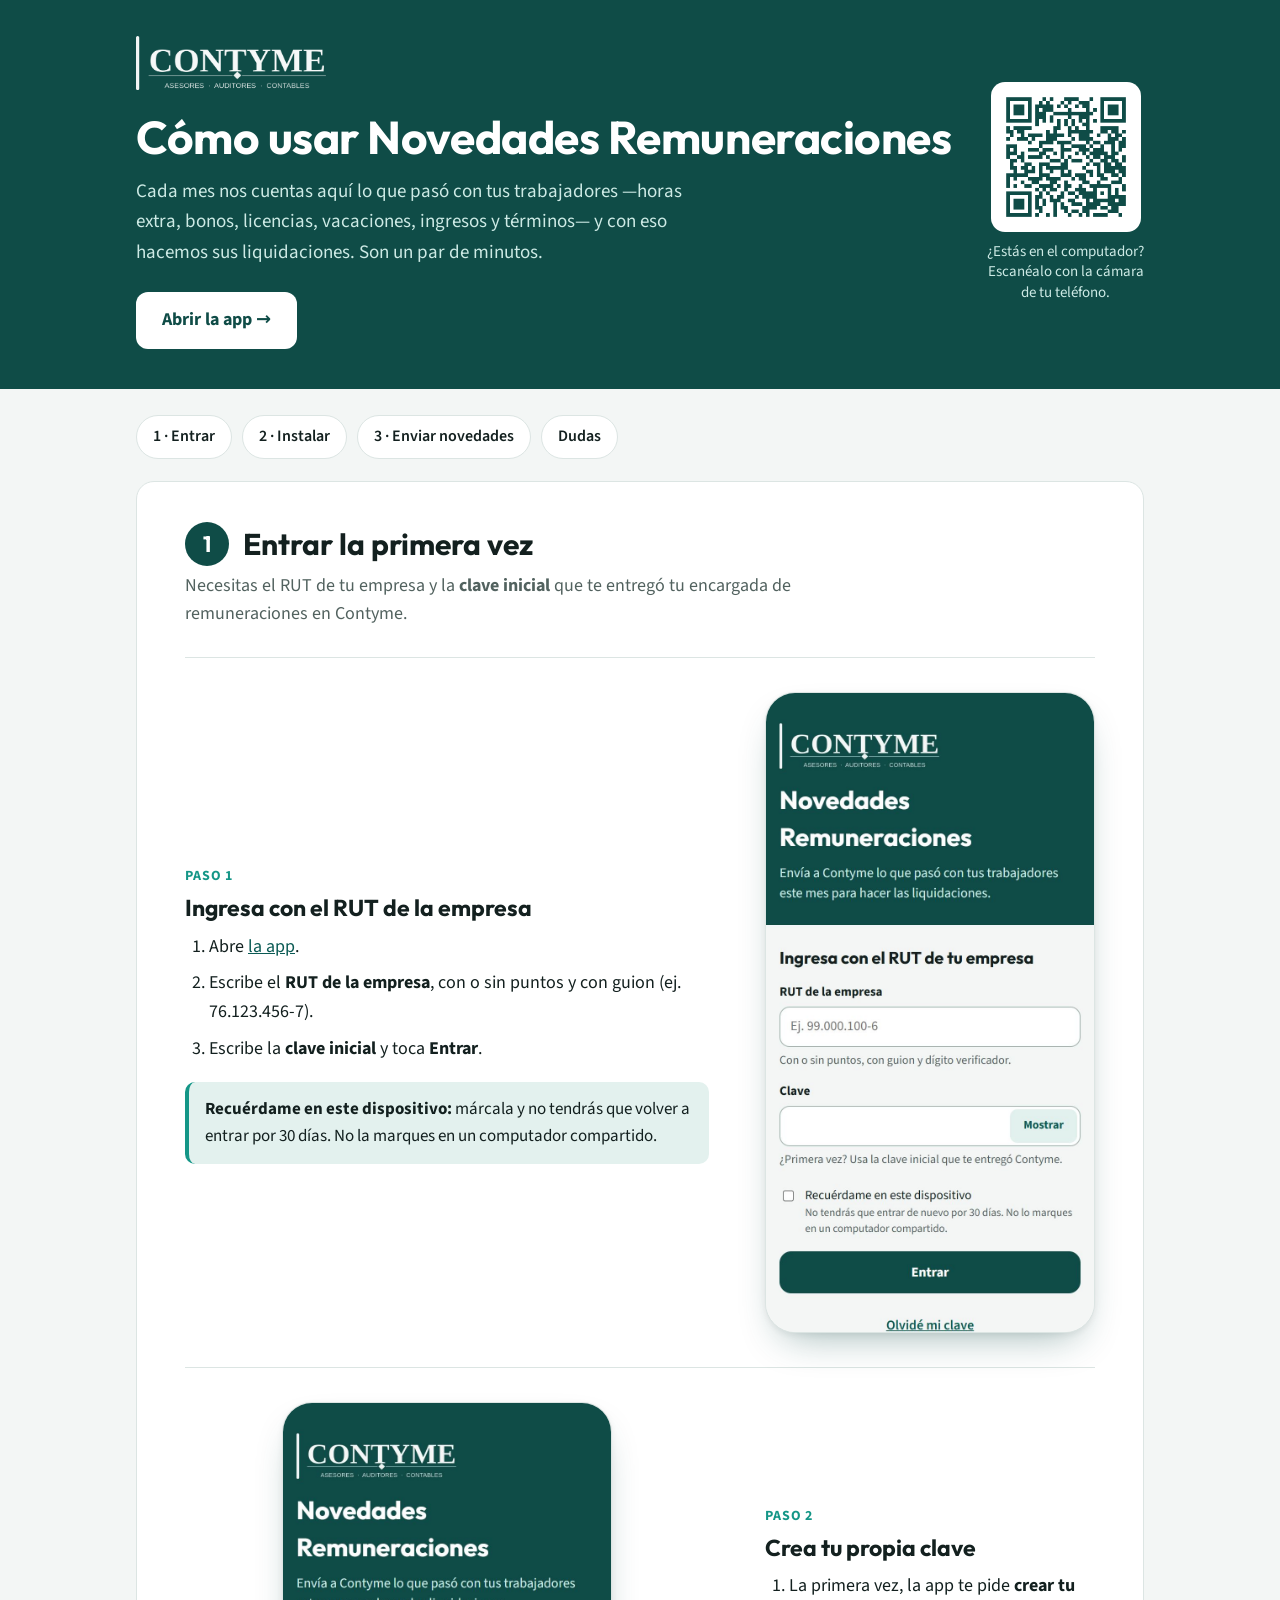
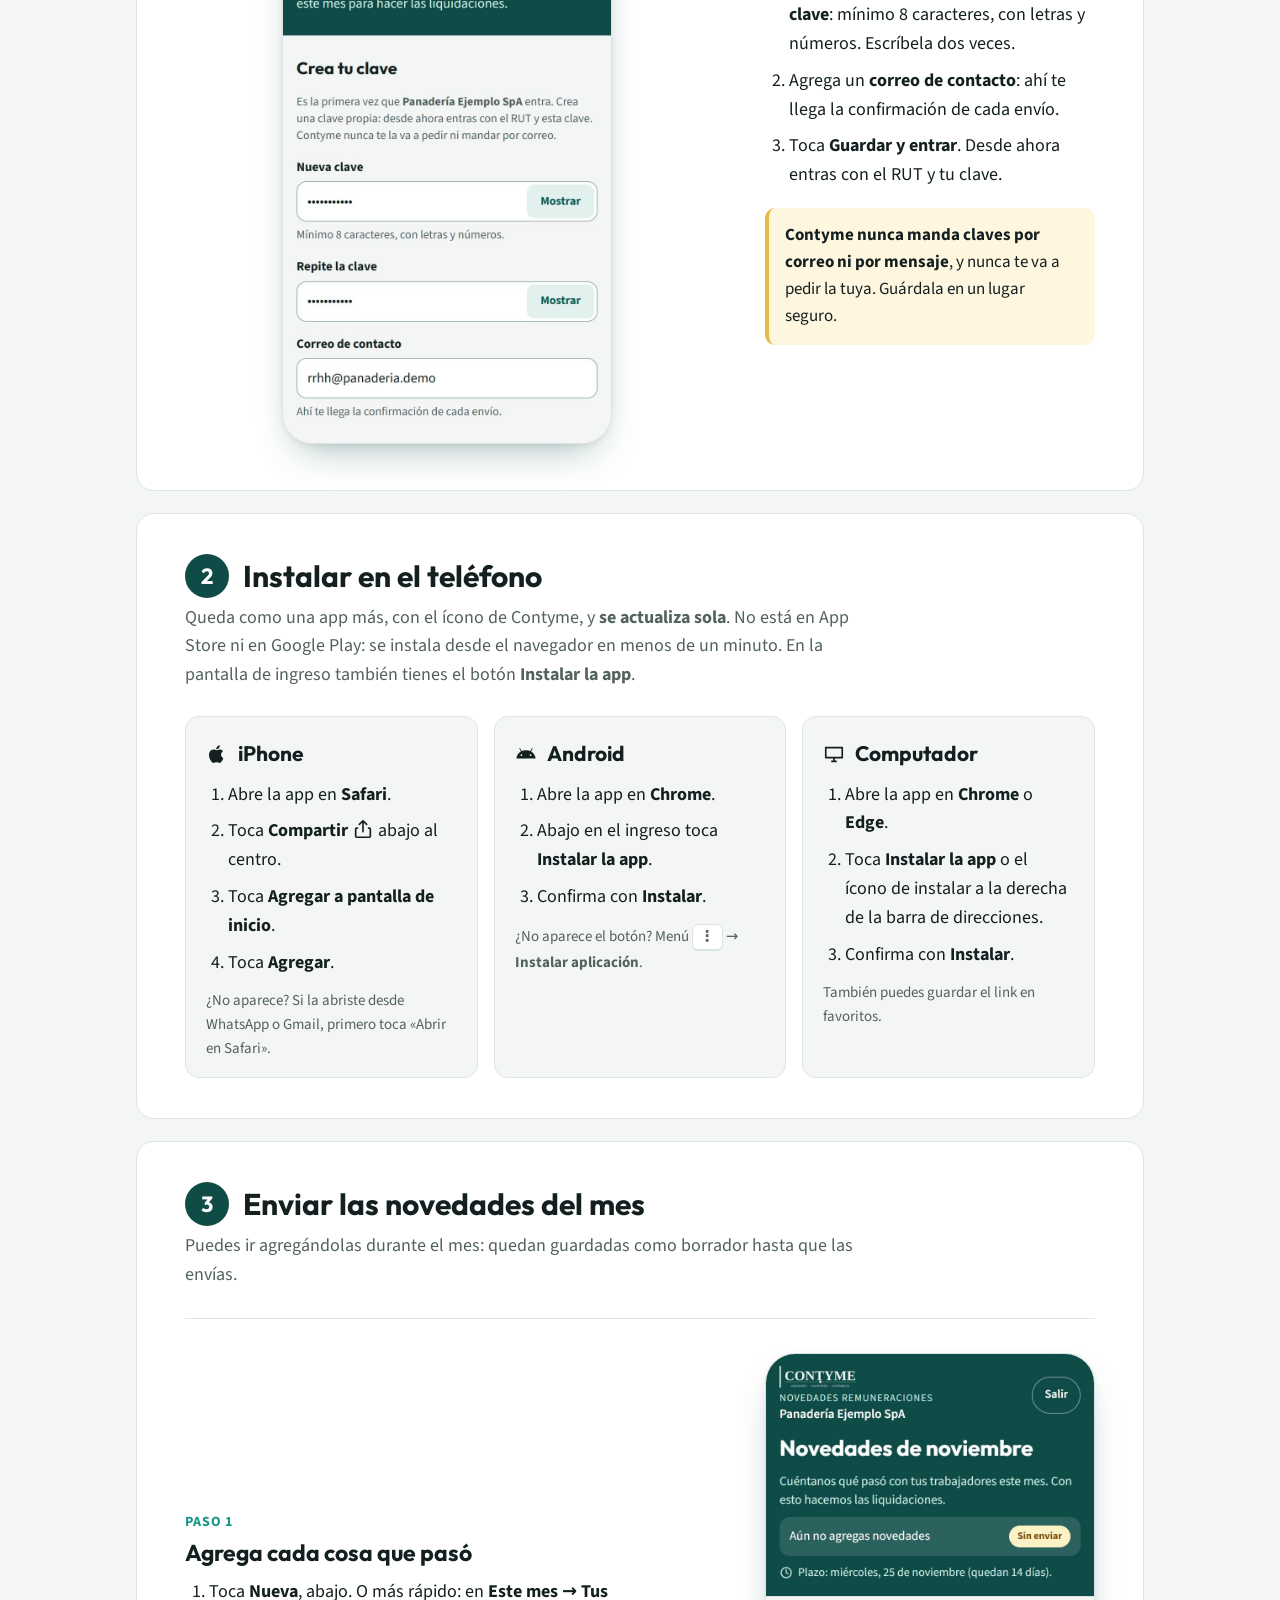
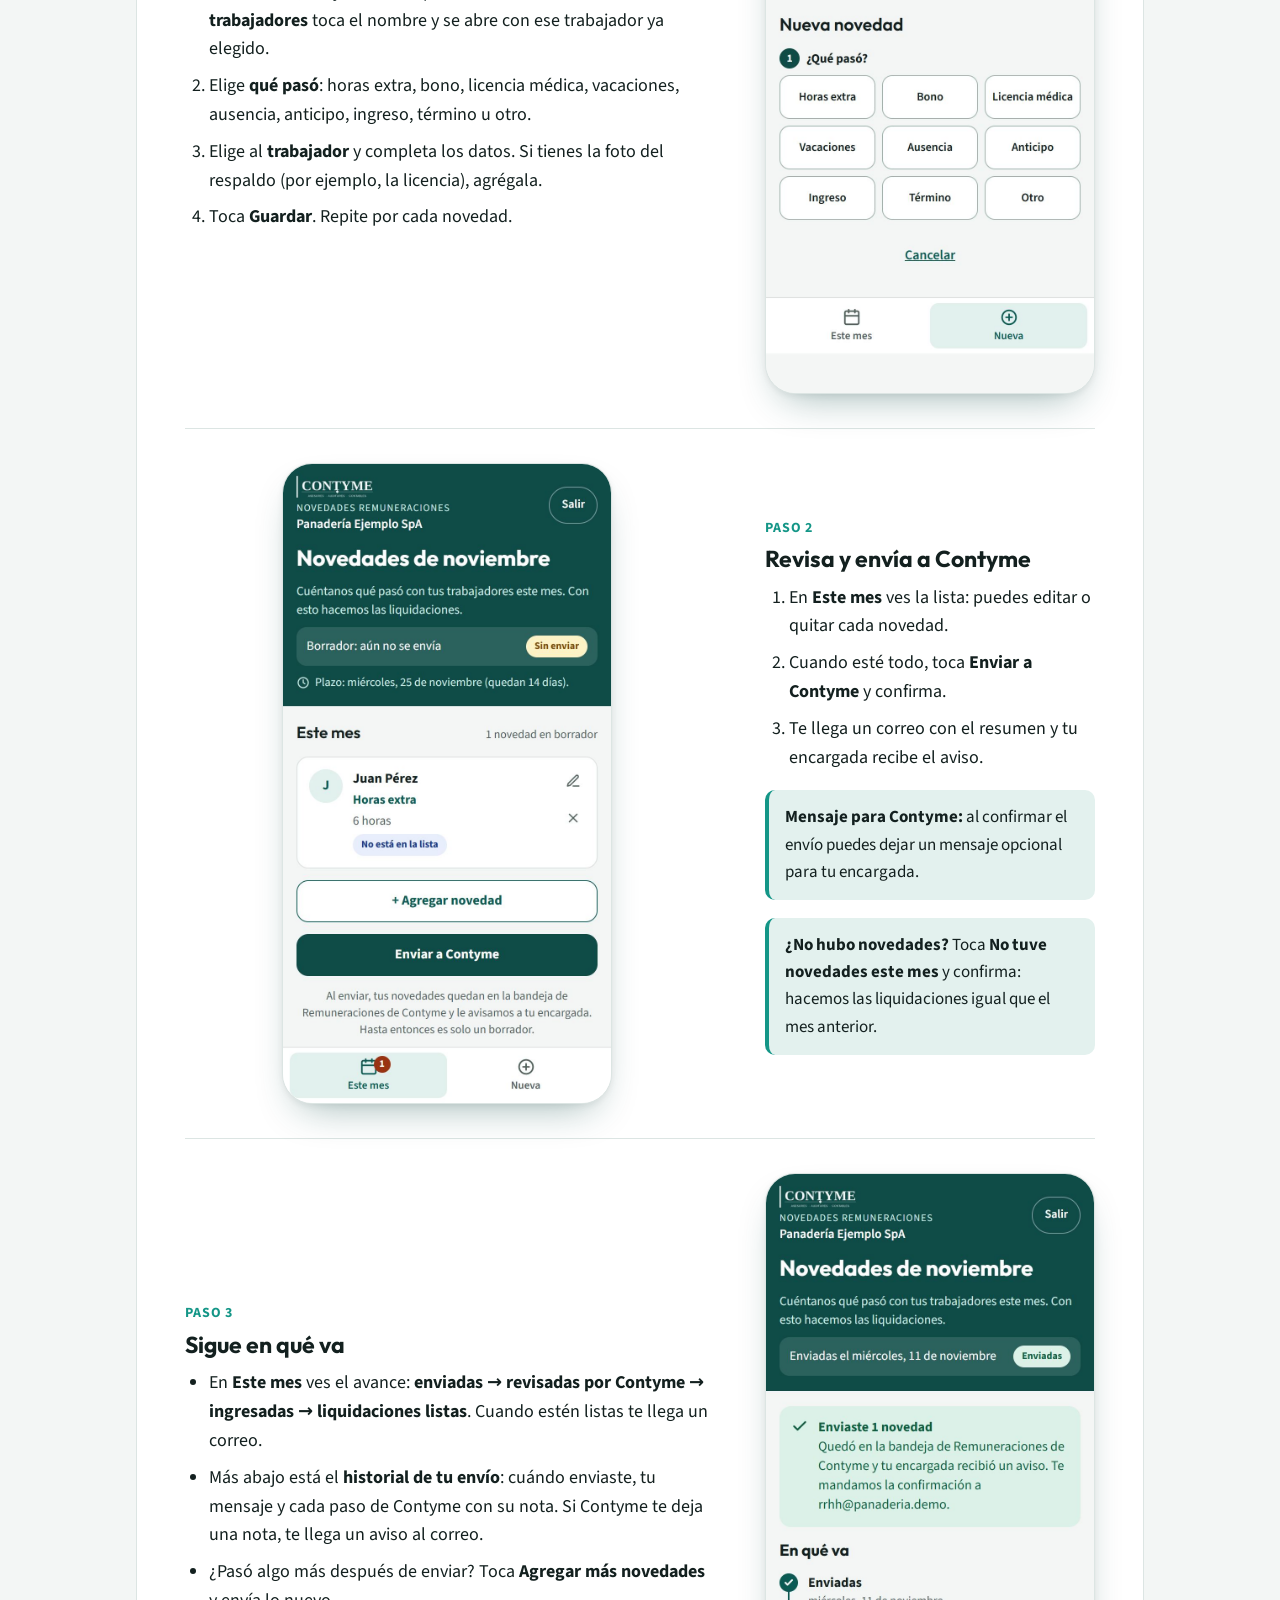
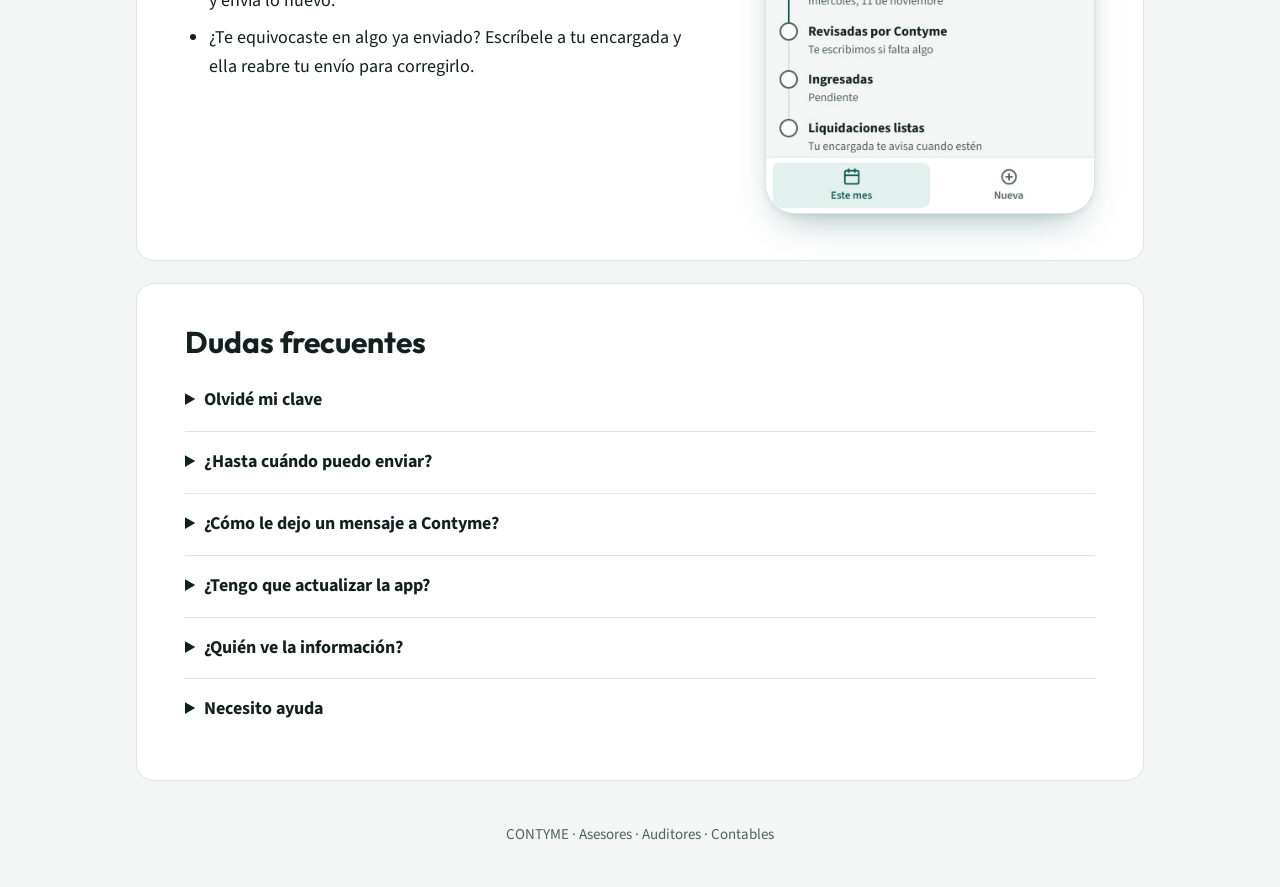
<file: ayuda.html>
<!doctype html>
<html lang="es-CL">
<head>
<meta charset="utf-8">
<meta name="viewport" content="width=device-width, initial-scale=1">
<title>Cómo usar Novedades Remuneraciones</title>
<meta name="description" content="Paso a paso para ingresar, instalar y enviar las novedades de tus trabajadores a Contyme.">
<meta name="theme-color" content="#0F4C47">
<link rel="icon" type="image/png" sizes="32x32" href="iconos/favicon-32.png">
<link rel="stylesheet" href="fuentes/fuentes.css">
<style>
:root {
  --bg: #F3F6F5; --card: #FFFFFF; --fg: #13201F; --muted: #52625F; --line: #DCE5E3;
  --brand: #0F4C47; --brand-soft: #E3F1EE; --brand-ink: #0B5A54; --acento: #149687; --aviso: #FFF6E0; --aviso-borde: #E7B94A;
  --display: "Outfit", "Segoe UI", system-ui, sans-serif; --texto: "Source Sans 3", "Segoe UI", system-ui, sans-serif;
  --sombra: 0 18px 40px -18px rgba(15, 76, 71, .45), 0 2px 6px rgba(0, 0, 0, .06);
}
@media (prefers-color-scheme: dark) {
  :root:not([data-theme="light"]) { --bg: #0E1615; --card: #16211F; --fg: #E6EFED; --muted: #9DB0AC; --line: #2A3A37; --brand-soft: #173A36; --brand-ink: #8FD6CB; --aviso: #2E2714; --aviso-borde: #8A6A1E; --sombra: 0 18px 40px -18px rgba(0,0,0,.7); }
}
:root[data-theme="dark"] { --bg: #0E1615; --card: #16211F; --fg: #E6EFED; --muted: #9DB0AC; --line: #2A3A37; --brand-soft: #173A36; --brand-ink: #8FD6CB; --aviso: #2E2714; --aviso-borde: #8A6A1E; --sombra: 0 18px 40px -18px rgba(0,0,0,.7); }
* { box-sizing: border-box; }
html { -webkit-text-size-adjust: 100%; scroll-behavior: smooth; }
body { margin: 0; background: var(--bg); color: var(--fg); font-family: var(--texto); font-size: 18px; line-height: 1.6; }
img { max-width: 100%; }
a { color: var(--brand-ink); }
.envoltura { max-width: 1040px; margin: 0 auto; padding: 0 16px; }

/* Portada */
header.portada { background: var(--brand); color: #fff; padding: 36px 0 40px; }
.portada-in { display: grid; gap: 28px; align-items: center; }
@media (min-width: 820px) { .portada-in { grid-template-columns: 1fr auto; } }
header.portada img.logo { width: 190px; height: auto; display: block; margin-bottom: 22px; }
header.portada h1 { font-family: var(--display); font-size: clamp(30px, 6vw, 46px); line-height: 1.1; margin: 0 0 14px; letter-spacing: -.01em; }
header.portada p { margin: 0; color: #CDEAE5; max-width: 560px; font-size: 19px; }
.btn { display: inline-flex; align-items: center; gap: 8px; background: #fff; color: var(--brand); font-weight: 700; text-decoration: none; padding: 14px 26px; border-radius: 12px; font-size: 18px; margin-top: 24px; }
.qr { display: none; text-align: center; color: #CDEAE5; font-size: 15px; line-height: 1.35; }
.qr img { width: 150px; height: 150px; border-radius: 14px; background: #fff; padding: 8px; display: block; margin: 0 auto 10px; }
@media (min-width: 820px) { .qr { display: block; } }

/* Índice */
.indice { display: flex; flex-wrap: wrap; gap: 10px; margin: 26px 0 8px; padding: 0; list-style: none; }
.indice a { display: inline-block; padding: 8px 16px; border: 1px solid var(--line); border-radius: 999px; background: var(--card); text-decoration: none; font-size: 16px; color: var(--fg); font-weight: 600; }

/* Secciones */
section { background: var(--card); border: 1px solid var(--line); border-radius: 18px; padding: 30px 22px; margin: 22px 0; }
@media (min-width: 820px) { section { padding: 40px 48px; } }
.cabeza { display: flex; gap: 14px; align-items: center; margin-bottom: 6px; }
.cabeza .n { flex: none; width: 44px; height: 44px; border-radius: 50%; background: var(--brand); color: #fff; display: grid; place-items: center; font: 700 22px var(--display); }
h2 { font-family: var(--display); font-size: clamp(24px, 4vw, 30px); line-height: 1.2; margin: 0; }
.intro { color: var(--muted); margin: 6px 0 0; max-width: 680px; }

/* Un paso por fila: texto + foto grande del teléfono */
.paso { display: grid; gap: 22px; align-items: center; padding: 34px 0 6px; border-top: 1px solid var(--line); margin-top: 28px; }
.paso:first-of-type { border-top: 0; margin-top: 8px; }
@media (min-width: 820px) {
  .paso { grid-template-columns: 1fr 330px; gap: 56px; }
  .paso.inv .texto { order: 2; }
}
.paso h3 { font-family: var(--display); font-size: 23px; margin: 0 0 10px; line-height: 1.25; }
.paso .etiqueta { display: inline-block; font-size: 14px; font-weight: 700; letter-spacing: .06em; text-transform: uppercase; color: var(--acento); margin-bottom: 6px; }
.paso ol, .paso ul { margin: 0; padding-left: 24px; }
.paso li { margin: 8px 0; }
.tel { width: min(330px, 86vw); margin: 0 auto; }
.tel img { display: block; width: 100%; height: auto; border-radius: 30px; border: 1px solid var(--line); box-shadow: var(--sombra); background: #fff; }

.aviso, .info { padding: 14px 16px; border-radius: 10px; margin: 18px 0 0; font-size: 17px; }
.aviso { background: var(--aviso); border-left: 4px solid var(--aviso-borde); }
.info { background: var(--brand-soft); border-left: 4px solid var(--acento); }

/* Instalar */
.equipos { display: grid; grid-template-columns: 1fr; gap: 16px; margin-top: 26px; }
@media (min-width: 820px) { .equipos { grid-template-columns: repeat(3, 1fr); } }
.equipo { border: 1px solid var(--line); border-radius: 14px; padding: 20px 20px 16px; background: var(--bg); }
.equipo h3 { font-family: var(--display); font-size: 21px; margin: 0 0 10px; display: flex; align-items: center; gap: 10px; }
.equipo ol { margin: 0; padding-left: 22px; }
.equipo li { margin: 8px 0; }
.equipo .nota { color: var(--muted); font-size: 15px; margin: 12px 0 0; }
.ico { display: inline-block; vertical-align: -4px; width: 22px; height: 22px; flex: none; }
.tecla { display: inline-block; border: 1px solid var(--line); border-bottom-width: 2px; background: var(--card); border-radius: 6px; padding: 0 7px; font-weight: 700; }

/* Dudas */
details { border-top: 1px solid var(--line); padding: 16px 0; }
details:first-of-type { border-top: 0; margin-top: 10px; }
summary { cursor: pointer; font-weight: 700; font-size: 18px; }
details p { margin: 10px 0 0; color: var(--muted); }
footer { text-align: center; color: var(--muted); font-size: 15px; padding: 20px 0 40px; }
@media print { header.portada { -webkit-print-color-adjust: exact; print-color-adjust: exact; } .paso, .equipo { break-inside: avoid; } .indice, .btn { display: none; } }
</style>
</head>
<body>
<header class="portada">
  <div class="envoltura portada-in">
    <div>
      <img class="logo" src="iconos/logo-contyme-blanco-520.png" alt="Contyme · Asesores, Auditores, Contables" width="190" height="54">
      <h1>Cómo usar Novedades Remuneraciones</h1>
      <p>Cada mes nos cuentas aquí lo que pasó con tus trabajadores —horas extra, bonos, licencias, vacaciones, ingresos y términos— y con eso hacemos sus liquidaciones. Son un par de minutos.</p>
      <a class="btn" href="./">Abrir la app →</a>
    </div>
    <div class="qr"><img src="ayuda/qr-app.png" alt="Código QR para abrir la app en el teléfono" width="150" height="150">¿Estás en el computador?<br>Escanéalo con la cámara<br>de tu teléfono.</div>
  </div>
</header>

<main class="envoltura">
  <ul class="indice" aria-label="Contenido">
    <li><a href="#entrar">1 · Entrar</a></li>
    <li><a href="#instalar">2 · Instalar</a></li>
    <li><a href="#enviar">3 · Enviar novedades</a></li>
    <li><a href="#dudas">Dudas</a></li>
  </ul>

  <section id="entrar">
    <div class="cabeza"><span class="n">1</span><h2>Entrar la primera vez</h2></div>
    <p class="intro">Necesitas el RUT de tu empresa y la <b>clave inicial</b> que te entregó tu encargada de remuneraciones en Contyme.</p>

    <div class="paso">
      <div class="texto">
        <span class="etiqueta">Paso 1</span>
        <h3>Ingresa con el RUT de la empresa</h3>
        <ol>
          <li>Abre <a href="./">la app</a>.</li>
          <li>Escribe el <b>RUT de la empresa</b>, con o sin puntos y con guion (ej. 76.123.456-7).</li>
          <li>Escribe la <b>clave inicial</b> y toca <b>Entrar</b>.</li>
        </ol>
        <div class="info"><b>Recuérdame en este dispositivo:</b> márcala y no tendrás que volver a entrar por 30 días. No la marques en un computador compartido.</div>
      </div>
      <div class="tel"><img src="ayuda/1-ingreso.jpg" alt="Pantalla de ingreso: RUT de la empresa, clave, casilla Recuérdame y botón Entrar" width="780" height="1520" loading="lazy"></div>
    </div>

    <div class="paso inv">
      <div class="texto">
        <span class="etiqueta">Paso 2</span>
        <h3>Crea tu propia clave</h3>
        <ol>
          <li>La primera vez, la app te pide <b>crear tu clave</b>: mínimo 8 caracteres, con letras y números. Escríbela dos veces.</li>
          <li>Agrega un <b>correo de contacto</b>: ahí te llega la confirmación de cada envío.</li>
          <li>Toca <b>Guardar y entrar</b>. Desde ahora entras con el RUT y tu clave.</li>
        </ol>
        <div class="aviso"><b>Contyme nunca manda claves por correo ni por mensaje</b>, y nunca te va a pedir la tuya. Guárdala en un lugar seguro.</div>
      </div>
      <div class="tel"><img src="ayuda/2-crear-clave.jpg" alt="Pantalla Crea tu clave: nueva clave, repetir clave y correo de contacto" width="780" height="1520" loading="lazy"></div>
    </div>
  </section>

  <section id="instalar">
    <div class="cabeza"><span class="n">2</span><h2>Instalar en el teléfono</h2></div>
    <p class="intro">Queda como una app más, con el ícono de Contyme, y <b>se actualiza sola</b>. No está en App Store ni en Google Play: se instala desde el navegador en menos de un minuto. En la pantalla de ingreso también tienes el botón <b>Instalar la app</b>.</p>
    <div class="equipos">
      <div class="equipo">
        <h3><svg class="ico" viewBox="0 0 24 24" aria-hidden="true"><path fill="currentColor" d="M16.4 12.6c0-2.4 2-3.6 2.1-3.7-1.1-1.7-2.9-1.9-3.5-1.9-1.5-.2-2.9.9-3.7.9-.8 0-1.9-.9-3.2-.8-1.6 0-3.1 1-4 2.4-1.7 3-.4 7.4 1.2 9.8.8 1.2 1.8 2.5 3 2.4 1.2 0 1.7-.8 3.2-.8s1.9.8 3.2.8 2.1-1.2 2.9-2.4c.9-1.4 1.3-2.7 1.3-2.8-.1 0-2.5-1-2.5-3.9zM14 5.5c.7-.8 1.1-1.9 1-3-1 0-2.1.7-2.8 1.5-.6.7-1.2 1.8-1 2.9 1.1.1 2.1-.6 2.8-1.4z"/></svg>iPhone</h3>
        <ol>
          <li>Abre la app en <b>Safari</b>.</li>
          <li>Toca <b>Compartir</b> <svg class="ico" viewBox="0 0 24 24" role="img" aria-label="(cuadrado con flecha hacia arriba)"><path fill="none" stroke="currentColor" stroke-width="1.8" stroke-linecap="round" stroke-linejoin="round" d="M12 3v12M8 7l4-4 4 4M6 11H5a1 1 0 0 0-1 1v8a1 1 0 0 0 1 1h14a1 1 0 0 0 1-1v-8a1 1 0 0 0-1-1h-1"/></svg> abajo al centro.</li>
          <li>Toca <b>Agregar a pantalla de inicio</b>.</li>
          <li>Toca <b>Agregar</b>.</li>
        </ol>
        <p class="nota">¿No aparece? Si la abriste desde WhatsApp o Gmail, primero toca «Abrir en Safari».</p>
      </div>
      <div class="equipo">
        <h3><svg class="ico" viewBox="0 0 24 24" aria-hidden="true"><path fill="currentColor" d="M17.5 9.2l1.7-3a.4.4 0 0 0-.7-.4l-1.8 3A10.5 10.5 0 0 0 12 8a10.5 10.5 0 0 0-4.7.8l-1.8-3a.4.4 0 0 0-.7.4l1.7 3A9.9 9.9 0 0 0 1.5 17h21a9.9 9.9 0 0 0-5-7.8zM7 14.2a1 1 0 1 1 0-2 1 1 0 0 1 0 2zm10 0a1 1 0 1 1 0-2 1 1 0 0 1 0 2z"/></svg>Android</h3>
        <ol>
          <li>Abre la app en <b>Chrome</b>.</li>
          <li>Abajo en el ingreso toca <b>Instalar la app</b>.</li>
          <li>Confirma con <b>Instalar</b>.</li>
        </ol>
        <p class="nota">¿No aparece el botón? Menú <span class="tecla">⋮</span> → <b>Instalar aplicación</b>.</p>
      </div>
      <div class="equipo">
        <h3><svg class="ico" viewBox="0 0 24 24" aria-hidden="true"><path fill="none" stroke="currentColor" stroke-width="1.8" stroke-linejoin="round" d="M3 5h18v11H3zM9 20h6M12 16v4"/></svg>Computador</h3>
        <ol>
          <li>Abre la app en <b>Chrome</b> o <b>Edge</b>.</li>
          <li>Toca <b>Instalar la app</b> o el ícono de instalar a la derecha de la barra de direcciones.</li>
          <li>Confirma con <b>Instalar</b>.</li>
        </ol>
        <p class="nota">También puedes guardar el link en favoritos.</p>
      </div>
    </div>
  </section>

  <section id="enviar">
    <div class="cabeza"><span class="n">3</span><h2>Enviar las novedades del mes</h2></div>
    <p class="intro">Puedes ir agregándolas durante el mes: quedan guardadas como borrador hasta que las envías.</p>

    <div class="paso">
      <div class="texto">
        <span class="etiqueta">Paso 1</span>
        <h3>Agrega cada cosa que pasó</h3>
        <ol>
          <li>Toca <b>Nueva</b>, abajo. O más rápido: en <b>Este mes → Tus trabajadores</b> toca el nombre y se abre con ese trabajador ya elegido.</li>
          <li>Elige <b>qué pasó</b>: horas extra, bono, licencia médica, vacaciones, ausencia, anticipo, ingreso, término u otro.</li>
          <li>Elige al <b>trabajador</b> y completa los datos. Si tienes la foto del respaldo (por ejemplo, la licencia), agrégala.</li>
          <li>Toca <b>Guardar</b>. Repite por cada novedad.</li>
        </ol>
      </div>
      <div class="tel"><img src="ayuda/4-nueva.jpg" alt="Pantalla Nueva novedad con los tipos: horas extra, bono, licencia médica, vacaciones y otros" width="780" height="1520" loading="lazy"></div>
    </div>

    <div class="paso inv">
      <div class="texto">
        <span class="etiqueta">Paso 2</span>
        <h3>Revisa y envía a Contyme</h3>
        <ol>
          <li>En <b>Este mes</b> ves la lista: puedes editar o quitar cada novedad.</li>
          <li>Cuando esté todo, toca <b>Enviar a Contyme</b> y confirma.</li>
          <li>Te llega un correo con el resumen y tu encargada recibe el aviso.</li>
        </ol>
        <div class="info"><b>Mensaje para Contyme:</b> al confirmar el envío puedes dejar un mensaje opcional para tu encargada.</div>
        <div class="info"><b>¿No hubo novedades?</b> Toca <b>No tuve novedades este mes</b> y confirma: hacemos las liquidaciones igual que el mes anterior.</div>
      </div>
      <div class="tel"><img src="ayuda/5-borrador.jpg" alt="Pantalla Este mes con una novedad en borrador y el botón Enviar a Contyme" width="780" height="1520" loading="lazy"></div>
    </div>

    <div class="paso">
      <div class="texto">
        <span class="etiqueta">Paso 3</span>
        <h3>Sigue en qué va</h3>
        <ul>
          <li>En <b>Este mes</b> ves el avance: <b>enviadas → revisadas por Contyme → ingresadas → liquidaciones listas</b>. Cuando estén listas te llega un correo.</li>
          <li>Más abajo está el <b>historial de tu envío</b>: cuándo enviaste, tu mensaje y cada paso de Contyme con su nota. Si Contyme te deja una nota, te llega un aviso al correo.</li>
          <li>¿Pasó algo más después de enviar? Toca <b>Agregar más novedades</b> y envía lo nuevo.</li>
          <li>¿Te equivocaste en algo ya enviado? Escríbele a tu encargada y ella reabre tu envío para corregirlo.</li>
        </ul>
      </div>
      <div class="tel"><img src="ayuda/6-enviadas.jpg" alt="Pantalla con el envío confirmado y los pasos de En qué va" width="780" height="1520" loading="lazy"></div>
    </div>
  </section>

  <section id="dudas">
    <div class="cabeza"><h2>Dudas frecuentes</h2></div>
    <details><summary>Olvidé mi clave</summary><p>En el ingreso toca <b>Olvidé mi clave</b> y escribe el RUT de la empresa. Tu encargada recibe el aviso, la restablece y te avisa; después entras con la clave inicial y creas una nueva.</p></details>
    <details><summary>¿Hasta cuándo puedo enviar?</summary><p>El plazo del mes aparece arriba en la app («Plazo: …»). Si todavía no envías, te llega un recordatorio al correo 3 días antes, el día anterior y el mismo día.</p></details>
    <details><summary>¿Cómo le dejo un mensaje a Contyme?</summary><p>Al tocar <b>Enviar a Contyme</b> puedes escribir un mensaje opcional (por ejemplo «el bono de Pedro va aparte»). Lo ve tu encargada y queda en el <b>historial de tu envío</b>, donde también verás cada paso de Contyme con sus notas.</p></details>
    <details><summary>¿Tengo que actualizar la app?</summary><p>No. Se actualiza sola cada vez que la abres con internet. El número de versión aparece abajo en la pantalla de ingreso.</p></details>
    <details><summary>¿Quién ve la información?</summary><p>Solo tu empresa y el equipo de remuneraciones de Contyme. Los respaldos, como las licencias médicas, quedan en una carpeta privada de Contyme compartida solo con tu encargada.</p></details>
    <details><summary>Necesito ayuda</summary><p>Escríbele a tu encargada de remuneraciones en Contyme: con gusto te acompañamos la primera vez.</p></details>
  </section>
</main>
<footer>CONTYME · Asesores · Auditores · Contables</footer>
</body>
</html>
</file>
<file: fuentes/fuentes.css>
/* Fuentes dentro de la app (Google Fonts, licencia OFL), para que se vean igual sin internet. Solo el juego latino (incluye á, é, ñ). */
@font-face {
  font-family: 'Outfit';
  font-style: normal;
  font-weight: 500 700;
  font-display: swap;
  src: url(outfit.woff2) format('woff2');
}
@font-face {
  font-family: 'Source Sans 3';
  font-style: normal;
  font-weight: 400 700;
  font-display: swap;
  src: url(source-sans-3.woff2) format('woff2');
}
</file>
